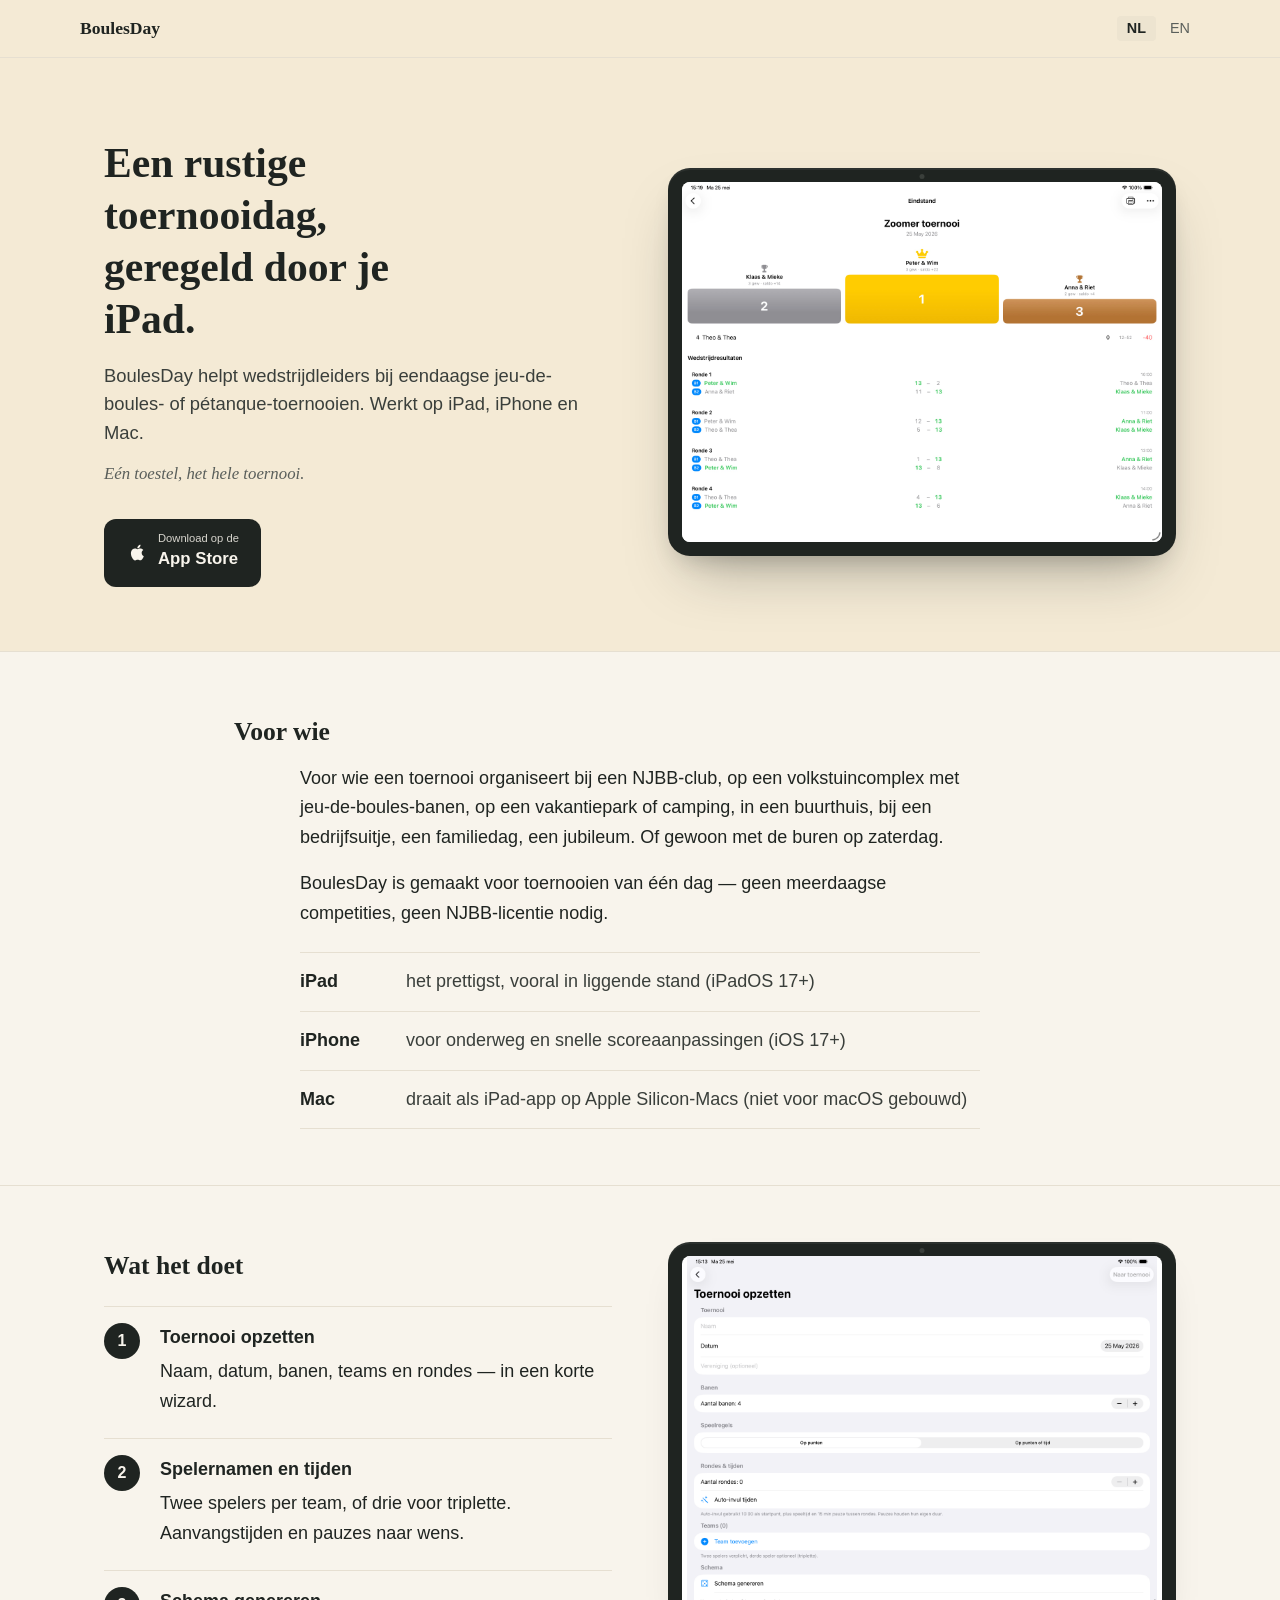
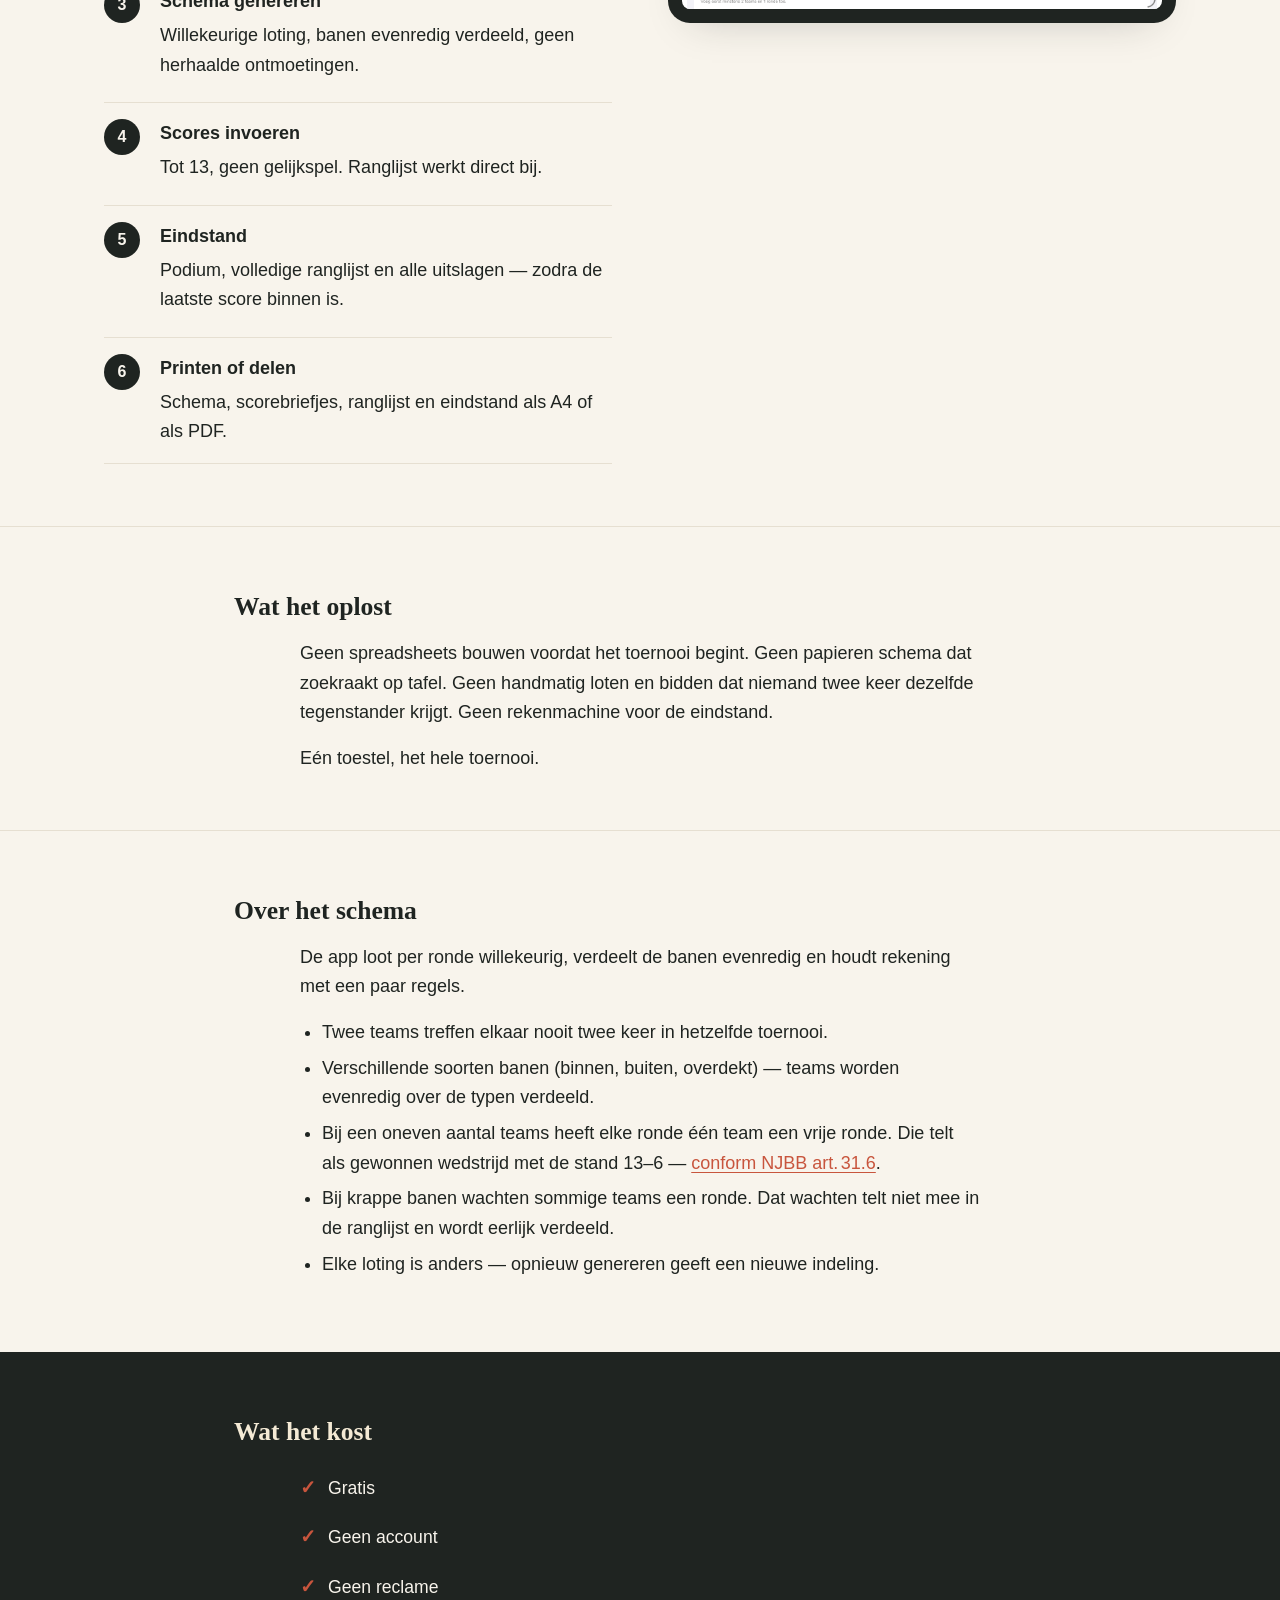
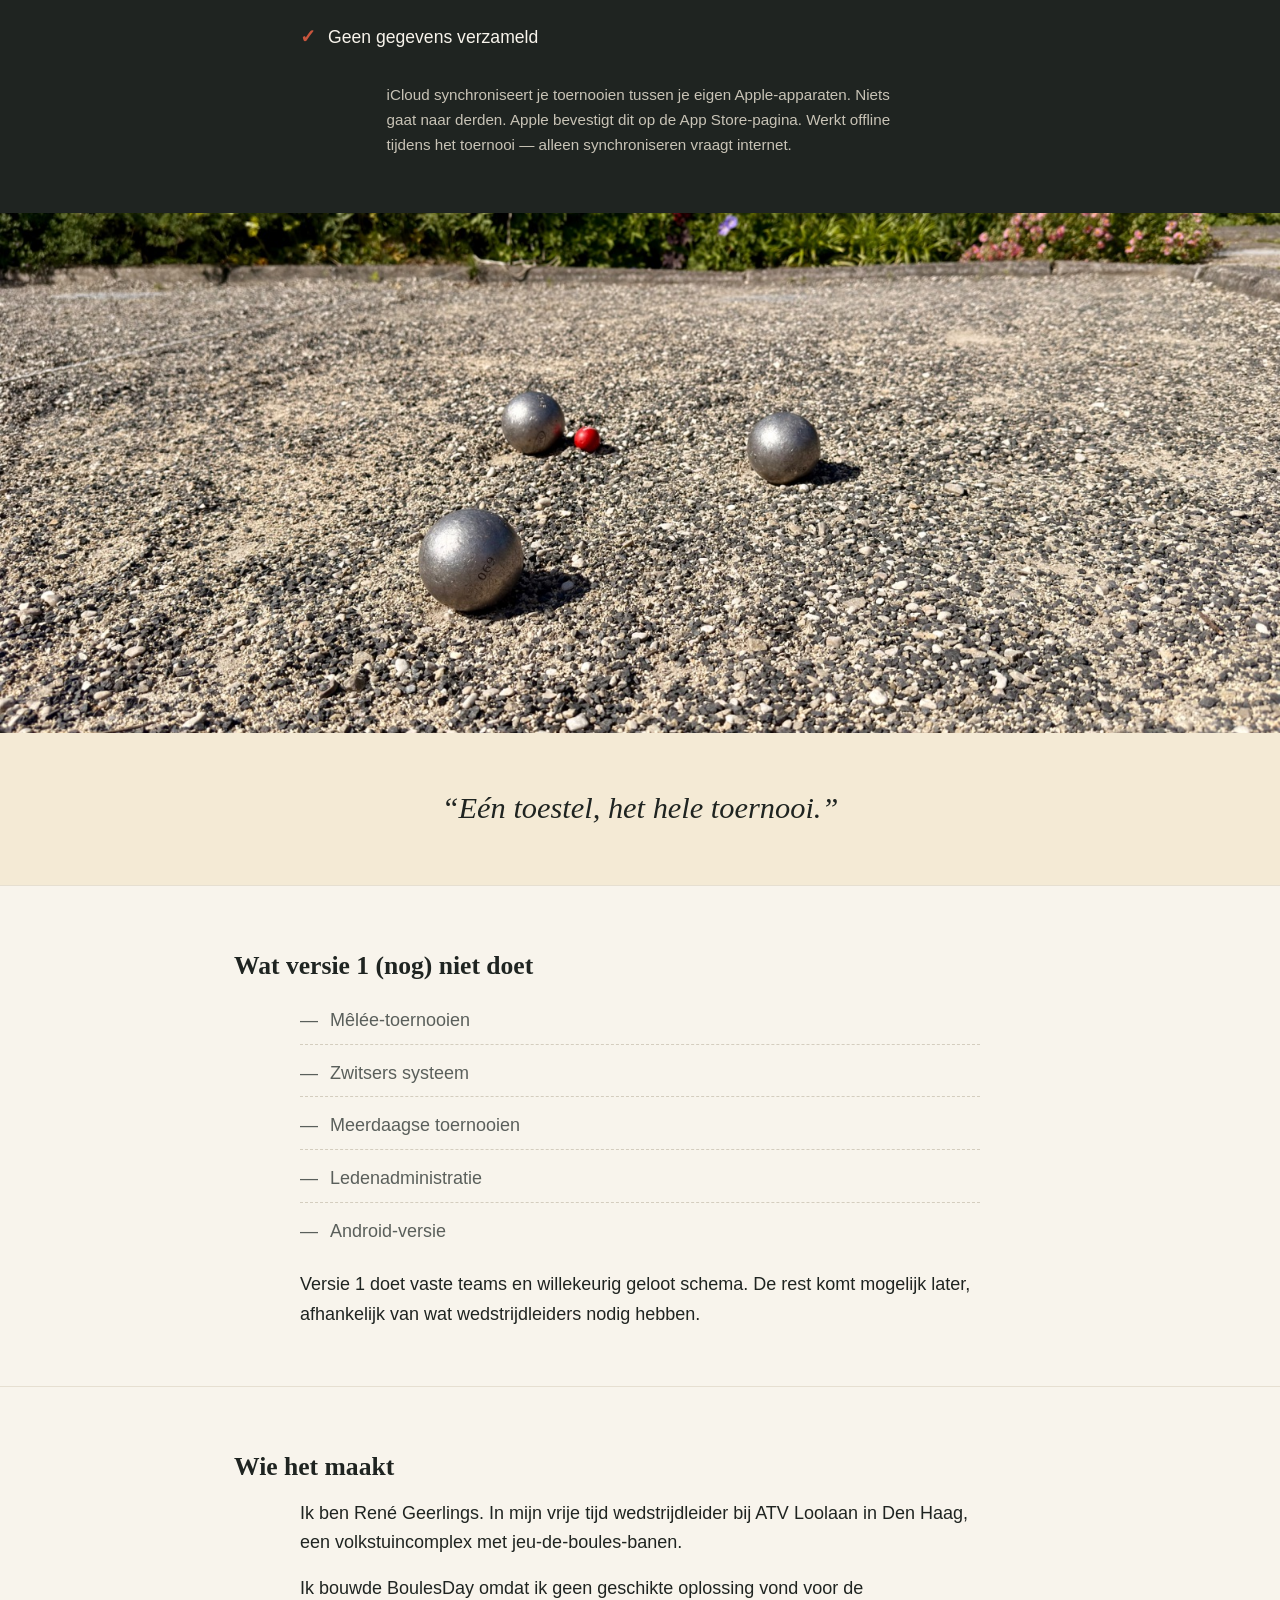
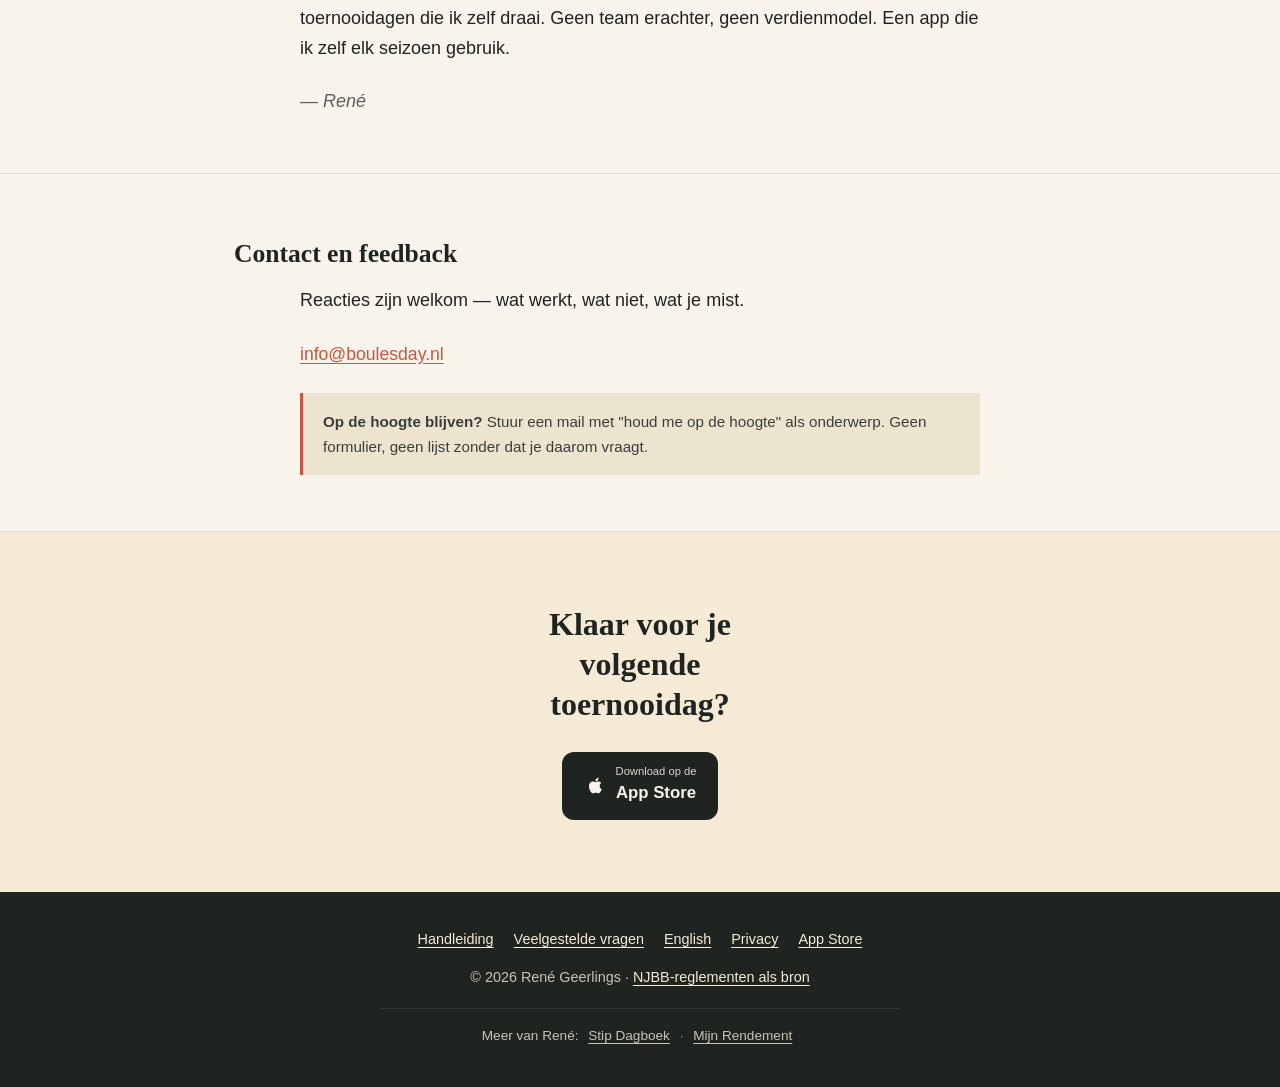
<file: index.html>
<!DOCTYPE html>
<html lang="nl">
<head>
  <meta charset="UTF-8">
  <meta name="viewport" content="width=device-width, initial-scale=1.0">
  <meta name="description" content="BoulesDay — een gratis iOS-app voor wedstrijdleiders van eendaagse jeu-de-boules-toernooien. Geen account, geen reclame, geen data verzameld.">
  <meta property="og:title" content="BoulesDay — toernooi-leiding voor jeu de boules">
  <meta property="og:description" content="Een rustige toernooidag, geregeld door je iPad. Gratis iOS-app voor wedstrijdleiders.">
  <meta property="og:type" content="website">
  <meta property="og:url" content="https://boulesday.nl">
  <link rel="alternate" hreflang="nl" href="index.html">
  <link rel="alternate" hreflang="en" href="en/index.html">
  <link rel="icon" type="image/svg+xml" href="data:image/svg+xml,%3Csvg xmlns='http://www.w3.org/2000/svg' viewBox='0 0 100 100'%3E%3Ccircle cx='50' cy='50' r='40' fill='%23c8553d'/%3E%3Ccircle cx='50' cy='50' r='8' fill='%23f4ead5'/%3E%3C/svg%3E">
  <title>BoulesDay — toernooi-leiding voor jeu de boules</title>
  <style>
    /* Reset + basics */
    *, *::before, *::after { box-sizing: border-box; }
    html { -webkit-text-size-adjust: 100%; scroll-behavior: smooth; }
    body {
      margin: 0;
      font-family: -apple-system, BlinkMacSystemFont, "SF Pro Text", "Segoe UI", Roboto, "Helvetica Neue", Arial, sans-serif;
      font-size: 18px;
      line-height: 1.65;
      color: #1f2421;
      background: #f8f4ec;
      -webkit-font-smoothing: antialiased;
      -moz-osx-font-smoothing: grayscale;
    }
    img { max-width: 100%; height: auto; display: block; }
    a { color: #c8553d; text-decoration: underline; text-underline-offset: 3px; }
    a:hover { color: #a04129; }

    /* Topnav met taalwisselaar */
    .topnav {
      background: #f4ead5;
      border-bottom: 1px solid #e6dfd1;
      padding: 14px 24px;
    }
    .topnav__inner {
      max-width: 1120px;
      margin: 0 auto;
      display: flex;
      align-items: center;
      justify-content: space-between;
      gap: 16px;
      flex-wrap: wrap;
    }
    .topnav__brand {
      font-family: "Georgia", "Times New Roman", serif;
      font-weight: 600;
      font-size: 1.1rem;
      color: #1f2421;
      text-decoration: none;
    }
    .topnav__brand:hover { color: #c8553d; }
    .lang { display: flex; gap: 4px; font-size: 0.9rem; }
    .lang a {
      color: #5a5f5b;
      text-decoration: none;
      padding: 4px 10px;
      border-radius: 4px;
      line-height: 1.2;
    }
    .lang a:hover { color: #1f2421; }
    .lang a.is-active {
      color: #1f2421;
      font-weight: 600;
      background: #ede4d0;
    }
    .hero { border-top: 0; }

    /* Layout */
    .wrap { max-width: 860px; margin: 0 auto; padding: 0 24px; }
    .wrap-wide { max-width: 1120px; margin: 0 auto; padding: 0 24px; }
    section { padding: 56px 0; }
    section + section { border-top: 1px solid #e6dfd1; }

    /* Body-tekst smaller dan koppen, gecentreerd binnen de sectie */
    section p,
    section ul:not(.claims):not(.ordered-steps),
    section ol {
      max-width: 680px;
      margin-left: auto;
      margin-right: auto;
    }
    section p { line-height: 1.65; }

    h1, h2, h3 {
      font-family: "Georgia", "Times New Roman", serif;
      font-weight: 600;
      line-height: 1.25;
      margin: 0 auto 16px;
      color: #1f2421;
      max-width: 860px;
    }
    h1 { font-size: 2.4rem; }
    h2 { font-size: 1.6rem; margin-top: 8px; }
    h3 { font-size: 1.2rem; }
    p { margin: 0 0 16px; }
    p:last-child { margin-bottom: 0; }
    ul { padding-left: 22px; margin: 0 0 16px; }
    li { margin-bottom: 6px; }

    /* Hero — two column op desktop */
    .hero {
      padding: 80px 0 64px;
      background: #f4ead5;
      border-bottom: 1px solid #e6dfd1;
    }
    .hero-grid {
      display: grid;
      grid-template-columns: 1fr 1fr;
      gap: 56px;
      align-items: center;
      max-width: 1120px;
      margin: 0 auto;
      padding: 0 24px;
    }
    .hero-copy h1 {
      font-size: 2.6rem;
      margin: 0 0 16px;
      max-width: 14ch;
    }
    .hero-copy p.lead {
      font-size: 1.15rem;
      max-width: 50ch;
      margin: 0 0 12px;
      color: #3a3f3b;
      line-height: 1.55;
    }
    .hero-copy p.tagline {
      font-family: "Georgia", "Times New Roman", serif;
      font-style: italic;
      font-size: 1.05rem;
      color: #5a5f5b;
      margin: 0 0 32px;
      max-width: 50ch;
    }
    .hero-visual {
      display: flex;
      justify-content: center;
      align-items: center;
    }
    .ipad-mockup {
      position: relative;
      width: 100%;
      max-width: 520px;
      background: #1f2421;
      border-radius: 22px;
      padding: 14px;
      box-shadow:
        0 2px 0 rgba(255,255,255,0.06) inset,
        0 30px 60px -20px rgba(31,36,33,0.35),
        0 12px 24px -12px rgba(31,36,33,0.25);
    }
    .ipad-mockup::before {
      /* camera */
      content: "";
      position: absolute;
      top: 6px;
      left: 50%;
      transform: translateX(-50%);
      width: 5px;
      height: 5px;
      border-radius: 50%;
      background: #3a3f3b;
    }
    .ipad-mockup .screen {
      width: 100%;
      aspect-ratio: 4 / 3;
      border-radius: 8px;
      overflow: hidden;
      background: #ffffff;
    }
    .ipad-mockup .screen img {
      width: 100%;
      height: 100%;
      object-fit: contain;
      display: block;
    }

    /* Striped placeholder fallback (in beeld als bestand ontbreekt) */
    .placeholder {
      position: relative;
      width: 100%;
      height: 100%;
      background:
        repeating-linear-gradient(135deg,
          #ede4d0 0 14px,
          #e3d8bf 14px 28px);
      display: flex;
      align-items: center;
      justify-content: center;
    }
    .placeholder span {
      font-family: ui-monospace, SFMono-Regular, "SF Mono", Menlo, Consolas, monospace;
      font-size: 0.78rem;
      color: #5a5f5b;
      background: rgba(248,244,236,0.85);
      padding: 6px 10px;
      border-radius: 4px;
      text-align: center;
      max-width: 80%;
    }

    /* App Store knop */
    .appstore-btn {
      display: inline-flex;
      align-items: center;
      gap: 10px;
      background: #1f2421;
      color: #f8f4ec;
      text-decoration: none;
      padding: 14px 22px;
      border-radius: 12px;
      font-size: 1rem;
      font-weight: 500;
      transition: background 0.2s ease;
    }
    .appstore-btn:hover { background: #c8553d; color: #f8f4ec; }
    .appstore-btn .apple-icon { width: 22px; height: 22px; flex-shrink: 0; }
    .appstore-btn small {
      display: block;
      font-size: 0.7rem;
      font-weight: 400;
      opacity: 0.85;
      line-height: 1;
      margin-bottom: 2px;
    }
    .appstore-btn strong {
      font-size: 1.05rem;
      font-weight: 600;
      line-height: 1;
    }

    /* "Wat het doet" — twee koloms, lijst links, sticky beeld rechts */
    .does {
      padding: 56px 0;
    }
    .does-grid {
      display: grid;
      grid-template-columns: minmax(0, 1fr) minmax(0, 1fr);
      gap: 56px;
      align-items: start;
      max-width: 1120px;
      margin: 0 auto;
      padding: 0 24px;
    }
    .does-grid h2 { max-width: none; margin-left: 0; margin-right: 0; }
    .does-grid .ordered-steps { max-width: none; margin-left: 0; margin-right: 0; }
    .does-aside {
      position: sticky;
      top: 32px;
    }
    .does-aside .frame {
      position: relative;
      aspect-ratio: 4 / 3;
      border-radius: 22px;
      background: #1f2421;
      padding: 14px;
      box-shadow:
        0 2px 0 rgba(255,255,255,0.06) inset,
        0 18px 40px -24px rgba(31,36,33,0.25);
    }
    .does-aside .frame::before {
      content: "";
      position: absolute;
      top: 6px;
      left: 50%;
      transform: translateX(-50%);
      width: 5px;
      height: 5px;
      border-radius: 50%;
      background: #3a3f3b;
    }
    .does-aside .frame .screen {
      width: 100%;
      height: 100%;
      border-radius: 8px;
      overflow: hidden;
      background: #ffffff;
    }
    .does-aside .frame img { width: 100%; height: 100%; object-fit: contain; display: block; }
    .does-aside .caption {
      margin-top: 12px;
      font-size: 0.85rem;
      color: #5a5f5b;
      font-family: ui-monospace, SFMono-Regular, "SF Mono", Menlo, Consolas, monospace;
      text-align: center;
    }

    /* Ordered steps */
    .ordered-steps {
      counter-reset: step;
      list-style: none;
      padding: 0;
      margin: 24px 0 0;
    }
    .ordered-steps li {
      counter-increment: step;
      position: relative;
      padding: 16px 0 16px 56px;
      border-top: 1px solid #e6dfd1;
    }
    .ordered-steps li:last-child { border-bottom: 1px solid #e6dfd1; }
    .ordered-steps li::before {
      content: counter(step);
      position: absolute;
      left: 0;
      top: 16px;
      width: 36px;
      height: 36px;
      border-radius: 50%;
      background: #1f2421;
      color: #f8f4ec;
      display: flex;
      align-items: center;
      justify-content: center;
      font-weight: 600;
      font-family: -apple-system, sans-serif;
      font-size: 1rem;
    }
    .ordered-steps li strong { display: block; margin-bottom: 4px; font-weight: 600; }

    /* Platform-lijstje (Voor wie) */
    .platforms {
      list-style: none;
      padding: 0;
      margin: 24px auto 0;
      max-width: 680px;
    }
    .platforms li {
      display: grid;
      grid-template-columns: 90px 1fr;
      gap: 16px;
      align-items: baseline;
      padding: 14px 0;
      border-top: 1px solid #e6dfd1;
      margin: 0;
    }
    .platforms li:last-child { border-bottom: 1px solid #e6dfd1; }
    .platforms__label {
      font-weight: 600;
      color: #1f2421;
    }
    .platforms__desc {
      color: #3a3f3b;
    }
    @media (max-width: 520px) {
      .platforms li {
        grid-template-columns: 1fr;
        gap: 2px;
      }
    }

    /* Cost block */
    .cost-block {
      background: #1f2421;
      color: #f8f4ec;
      padding: 56px 0;
      margin: 0;
      border: 0;
    }
    .cost-block h2 { color: #f4ead5; }
    .cost-block .claims {
      list-style: none;
      padding: 0;
      margin: 24px auto 0;
      max-width: 680px;
      display: grid;
      grid-template-columns: 1fr;
      gap: 12px;
    }
    .cost-block .claims li {
      display: flex;
      align-items: baseline;
      gap: 12px;
      font-size: 1.1rem;
    }
    .cost-block .claims li::before {
      content: "✓";
      color: #c8553d;
      font-weight: 700;
      font-size: 1.2rem;
      flex-shrink: 0;
    }
    .cost-block p.fine {
      margin: 24px auto 0;
      font-size: 0.95rem;
      color: #c8c3b6;
      max-width: 60ch;
    }

    /* Sfeerblok */
    .mood {
      padding: 0;
      background: #f4ead5;
      border-top: 0;
    }
    .mood + section { border-top: 1px solid #e6dfd1; }
    .mood-image {
      width: 100%;
      aspect-ratio: 21 / 9;
      max-height: 520px;
      overflow: hidden;
      background: #ede4d0;
    }
    .mood-image img { width: 100%; height: 100%; object-fit: cover; display: block; }
    .mood-quote {
      text-align: center;
      padding: 56px 24px;
      max-width: 860px;
      margin: 0 auto;
    }
    .mood-quote blockquote {
      font-family: "Georgia", "Times New Roman", serif;
      font-size: 1.9rem;
      font-style: italic;
      line-height: 1.3;
      color: #1f2421;
      margin: 0;
      text-wrap: balance;
    }

    /* Not-yet block */
    .not-yet ul {
      list-style: none;
      padding: 0;
      margin: 16px auto;
      max-width: 680px;
    }
    .not-yet li {
      padding: 8px 0;
      border-bottom: 1px dashed #d4cdbe;
      color: #5a5f5b;
    }
    .not-yet li::before { content: "—"; margin-right: 12px; }
    .not-yet li:last-child { border-bottom: 0; }

    /* Maker block */
    .maker p { max-width: 680px; }
    .maker .signature {
      margin-top: 24px;
      font-style: italic;
      color: #5a5f5b;
    }

    /* Contact */
    .contact a.email {
      display: inline-block;
      margin-top: 8px;
      font-size: 1.1rem;
    }
    .contact .note {
      margin: 24px auto 0;
      padding: 16px 20px;
      background: #ede4d0;
      border-left: 3px solid #c8553d;
      font-size: 0.95rem;
      color: #3a3f3b;
      max-width: 680px;
    }

    /* Herhaalde CTA */
    .cta-repeat {
      background: #f4ead5;
      text-align: center;
      padding: 72px 24px;
      border-top: 1px solid #e6dfd1;
    }
    .cta-repeat h2 {
      font-size: 2rem;
      margin: 0 0 28px;
      max-width: 18ch;
      margin-left: auto;
      margin-right: auto;
    }

    /* Footer */
    footer {
      background: #1f2421;
      color: #c8c3b6;
      text-align: center;
      padding: 36px 24px 40px;
      font-size: 0.9rem;
    }
    footer a { color: #f4ead5; }
    footer .links { margin-bottom: 12px; }
    footer .links a { margin: 0 8px; }
    footer .more {
      margin: 18px auto 0;
      padding-top: 16px;
      border-top: 1px solid #2f3530;
      max-width: 520px;
      font-size: 0.85rem;
      color: #8f8a7f;
    }
    footer .more a { color: #c8c3b6; margin: 0 6px; }
    footer .more strong { color: #c8c3b6; font-weight: 500; }
    footer .copyright { margin-top: 14px; }

    /* Mobile responsive tweaks */
    @media (max-width: 820px) {
      .hero-grid {
        grid-template-columns: 1fr;
        gap: 40px;
      }
      .hero-copy h1 { max-width: none; }
      .ipad-mockup { max-width: 440px; margin: 0 auto; }

      .does-grid {
        grid-template-columns: 1fr;
        gap: 32px;
      }
      .does-aside { position: static; }
    }

    @media (max-width: 600px) {
      body { font-size: 17px; }
      .hero h1, .hero-copy h1 { font-size: 2rem; }
      .hero { padding: 56px 0 48px; }
      section { padding: 40px 0; }
      h1 { font-size: 2rem; }
      h2 { font-size: 1.4rem; }
      .ordered-steps li { padding-left: 48px; }
      .ordered-steps li::before { width: 32px; height: 32px; font-size: 0.95rem; }
      .mood-quote { padding: 40px 24px; }
      .mood-quote blockquote { font-size: 1.5rem; }
      .cta-repeat { padding: 56px 24px; }
      .cta-repeat h2 { font-size: 1.6rem; }
    }
  </style>
</head>
<body>

  <nav class="topnav" aria-label="Hoofdnavigatie">
    <div class="topnav__inner">
      <a class="topnav__brand" href="index.html">BoulesDay</a>
      <div class="lang" role="group" aria-label="Taal kiezen">
        <a href="index.html" class="is-active" aria-current="page" lang="nl">NL</a>
        <a href="en/index.html" lang="en">EN</a>
      </div>
    </div>
  </nav>

  <!-- Hero -->
  <header class="hero">
    <div class="hero-grid">
      <div class="hero-copy">
        <h1>Een rustige toernooidag, geregeld door je iPad.</h1>
        <p class="lead">BoulesDay helpt wedstrijdleiders bij eendaagse jeu-de-boules- of pétanque-toernooien. Werkt op iPad, iPhone en Mac.</p>
        <p class="tagline">Eén toestel, het hele toernooi.</p>
        <a class="appstore-btn" href="https://apps.apple.com/nl/app/boulesday/id6767690610" aria-label="Download BoulesDay in de App Store">
          <svg class="apple-icon" viewBox="0 0 24 24" fill="currentColor" aria-hidden="true">
            <path d="M17.05 12.04c-.02-2.16 1.77-3.2 1.85-3.25-1.01-1.47-2.58-1.67-3.13-1.69-1.33-.13-2.6.78-3.27.78-.68 0-1.72-.77-2.83-.74-1.45.02-2.8.84-3.55 2.14-1.51 2.62-.39 6.49 1.09 8.61.72 1.04 1.58 2.21 2.71 2.17 1.09-.04 1.5-.7 2.82-.7 1.31 0 1.69.7 2.84.68 1.17-.02 1.91-1.06 2.62-2.11.83-1.21 1.17-2.39 1.19-2.45-.03-.01-2.29-.88-2.31-3.49zM14.93 5.71c.6-.73 1.01-1.74.9-2.74-.87.04-1.92.58-2.54 1.3-.55.65-1.04 1.68-.91 2.67.97.07 1.96-.49 2.55-1.23z"/>
          </svg>
          <span>
            <small>Download op de</small>
            <strong>App Store</strong>
          </span>
        </a>
      </div>
      <div class="hero-visual">
        <div class="ipad-mockup" role="img" aria-label="BoulesDay Schema-scherm op iPad">
          <div class="screen">
            <img src="hero-schema.png?v=2" alt="BoulesDay Schema-scherm op iPad"
                 onerror="this.style.display='none'; this.parentNode.innerHTML='&lt;div class=\&quot;placeholder\&quot;&gt;&lt;span&gt;hero-schema.png&lt;br&gt;Schema-scherm op iPad&lt;/span&gt;&lt;/div&gt;';">
          </div>
        </div>
      </div>
    </div>
  </header>

  <!-- Voor wie -->
  <section>
    <div class="wrap">
      <h2>Voor wie</h2>
      <p>Voor wie een toernooi organiseert bij een NJBB-club, op een volkstuincomplex met jeu-de-boules-banen, op een vakantiepark of camping, in een buurthuis, bij een bedrijfsuitje, een familiedag, een jubileum. Of gewoon met de buren op zaterdag.</p>
      <p>BoulesDay is gemaakt voor toernooien van één dag — geen meerdaagse competities, geen NJBB-licentie nodig.</p>
      <ul class="platforms">
        <li>
          <span class="platforms__label">iPad</span>
          <span class="platforms__desc">het prettigst, vooral in liggende stand (iPadOS 17+)</span>
        </li>
        <li>
          <span class="platforms__label">iPhone</span>
          <span class="platforms__desc">voor onderweg en snelle scoreaanpassingen (iOS 17+)</span>
        </li>
        <li>
          <span class="platforms__label">Mac</span>
          <span class="platforms__desc">draait als iPad-app op Apple Silicon-Macs (niet voor macOS gebouwd)</span>
        </li>
      </ul>
    </div>
  </section>

  <!-- Wat het doet — twee koloms met sticky screenshot -->
  <section class="does">
    <div class="does-grid">
      <div class="does-main">
        <h2>Wat het doet</h2>
        <ol class="ordered-steps">
          <li>
            <strong>Toernooi opzetten</strong>
            Naam, datum, banen, teams en rondes — in een korte wizard.
          </li>
          <li>
            <strong>Spelernamen en tijden</strong>
            Twee spelers per team, of drie voor triplette. Aanvangstijden en pauzes naar wens.
          </li>
          <li>
            <strong>Schema genereren</strong>
            Willekeurige loting, banen evenredig verdeeld, geen herhaalde ontmoetingen.
          </li>
          <li>
            <strong>Scores invoeren</strong>
            Tot 13, geen gelijkspel. Ranglijst werkt direct bij.
          </li>
          <li>
            <strong>Eindstand</strong>
            Podium, volledige ranglijst en alle uitslagen — zodra de laatste score binnen is.
          </li>
          <li>
            <strong>Printen of delen</strong>
            Schema, scorebriefjes, ranglijst en eindstand als A4 of als PDF.
          </li>
        </ol>
      </div>
      <aside class="does-aside" aria-hidden="false">
        <div class="frame">
          <div class="screen">
            <img src="screenshot-opzetten.png?v=2" alt="Toernooi opzetten"
                 onerror="this.style.display='none'; this.parentNode.innerHTML='&lt;div class=\&quot;placeholder\&quot;&gt;&lt;span&gt;screenshot-opzetten.png&lt;br&gt;Toernooi opzetten&lt;/span&gt;&lt;/div&gt;';">
          </div>
        </div>
      </aside>
    </div>
  </section>

  <!-- Wat het oplost -->
  <section>
    <div class="wrap">
      <h2>Wat het oplost</h2>
      <p>Geen spreadsheets bouwen voordat het toernooi begint. Geen papieren schema dat zoekraakt op tafel. Geen handmatig loten en bidden dat niemand twee keer dezelfde tegenstander krijgt. Geen rekenmachine voor de eindstand.</p>
      <p>Eén toestel, het hele toernooi.</p>
    </div>
  </section>

  <!-- Over het schema -->
  <section>
    <div class="wrap">
      <h2>Over het schema</h2>
      <p>De app loot per ronde willekeurig, verdeelt de banen evenredig en houdt rekening met een paar regels.</p>
      <ul>
        <li>Twee teams treffen elkaar nooit twee keer in hetzelfde toernooi.</li>
        <li>Verschillende soorten banen (binnen, buiten, overdekt) — teams worden evenredig over de typen verdeeld.</li>
        <li>Bij een oneven aantal teams heeft elke ronde één team een vrije ronde. Die telt als gewonnen wedstrijd met de stand 13–6 — <a href="https://nlpetanque.nl/Reglementen/ToernooiReglementPetanque.pdf">conform NJBB art. 31.6</a>.</li>
        <li>Bij krappe banen wachten sommige teams een ronde. Dat wachten telt niet mee in de ranglijst en wordt eerlijk verdeeld.</li>
        <li>Elke loting is anders — opnieuw genereren geeft een nieuwe indeling.</li>
      </ul>
    </div>
  </section>

  <!-- Wat het kost -->
  <section class="cost-block">
    <div class="wrap">
      <h2>Wat het kost</h2>
      <ul class="claims">
        <li>Gratis</li>
        <li>Geen account</li>
        <li>Geen reclame</li>
        <li>Geen gegevens verzameld</li>
      </ul>
      <p class="fine">iCloud synchroniseert je toernooien tussen je eigen Apple-apparaten. Niets gaat naar derden. Apple bevestigt dit op de App Store-pagina. Werkt offline tijdens het toernooi — alleen synchroniseren vraagt internet.</p>
    </div>
  </section>

  <!-- Sfeerblok -->
  <section class="mood">
    <div class="mood-image">
      <img src="sfeer-baan.jpg?v=2" alt="Drie boules en het but op een jeu-de-boulesbaan, omzoomd door planten">
    </div>
    <div class="mood-quote">
      <blockquote>“Eén toestel, het hele toernooi.”</blockquote>
    </div>
  </section>

  <!-- Wat (nog) niet erin zit -->
  <section class="not-yet">
    <div class="wrap">
      <h2>Wat versie 1 (nog) niet doet</h2>
      <ul>
        <li>Mêlée-toernooien</li>
        <li>Zwitsers systeem</li>
        <li>Meerdaagse toernooien</li>
        <li>Ledenadministratie</li>
        <li>Android-versie</li>
      </ul>
      <p>Versie 1 doet vaste teams en willekeurig geloot schema. De rest komt mogelijk later, afhankelijk van wat wedstrijdleiders nodig hebben.</p>
    </div>
  </section>

  <!-- Wie het maakt -->
  <section class="maker">
    <div class="wrap">
      <h2>Wie het maakt</h2>
      <p>Ik ben René Geerlings. In mijn vrije tijd wedstrijdleider bij ATV Loolaan in Den Haag, een volkstuincomplex met jeu-de-boules-banen.</p>
      <p>Ik bouwde BoulesDay omdat ik geen geschikte oplossing vond voor de toernooidagen die ik zelf draai. Geen team erachter, geen verdienmodel. Een app die ik zelf elk seizoen gebruik.</p>
      <p class="signature">— René</p>
    </div>
  </section>

  <!-- Contact -->
  <section class="contact">
    <div class="wrap">
      <h2>Contact en feedback</h2>
      <p>Reacties zijn welkom — wat werkt, wat niet, wat je mist.</p>
      <p><a class="email" href="mailto:info@boulesday.nl">info@boulesday.nl</a></p>
      <div class="note">
        <strong>Op de hoogte blijven?</strong> Stuur een mail met "houd me op de hoogte" als onderwerp. Geen formulier, geen lijst zonder dat je daarom vraagt.
      </div>
    </div>
  </section>

  <!-- Herhaalde CTA -->
  <section class="cta-repeat">
    <h2>Klaar voor je volgende toernooidag?</h2>
    <a class="appstore-btn" href="https://apps.apple.com/nl/app/boulesday/id6767690610" aria-label="Download BoulesDay in de App Store">
      <svg class="apple-icon" viewBox="0 0 24 24" fill="currentColor" aria-hidden="true">
        <path d="M17.05 12.04c-.02-2.16 1.77-3.2 1.85-3.25-1.01-1.47-2.58-1.67-3.13-1.69-1.33-.13-2.6.78-3.27.78-.68 0-1.72-.77-2.83-.74-1.45.02-2.8.84-3.55 2.14-1.51 2.62-.39 6.49 1.09 8.61.72 1.04 1.58 2.21 2.71 2.17 1.09-.04 1.5-.7 2.82-.7 1.31 0 1.69.7 2.84.68 1.17-.02 1.91-1.06 2.62-2.11.83-1.21 1.17-2.39 1.19-2.45-.03-.01-2.29-.88-2.31-3.49zM14.93 5.71c.6-.73 1.01-1.74.9-2.74-.87.04-1.92.58-2.54 1.3-.55.65-1.04 1.68-.91 2.67.97.07 1.96-.49 2.55-1.23z"/>
      </svg>
      <span>
        <small>Download op de</small>
        <strong>App Store</strong>
      </span>
    </a>
  </section>

  <!-- Footer -->
  <footer>
    <div class="links">
      <a href="handleiding.html">Handleiding</a>
      <a href="faq.html">Veelgestelde vragen</a>
      <a href="en/index.html" lang="en">English</a>
      <a href="/privacy.html">Privacy</a>
      <a href="https://apps.apple.com/nl/app/boulesday/id6767690610">App Store</a>
    </div>
    <div class="copyright">© 2026 René Geerlings · <a href="https://nlpetanque.nl">NJBB-reglementen als bron</a></div>
    <div class="more">
      <strong>Meer van René:</strong>
      <a href="https://stipdagboek.nl">Stip Dagboek</a> ·
      <a href="https://apps.apple.com/nl/app/mijn-rendement/id6765697012">Mijn Rendement</a>
    </div>
  </footer>

</body>
</html>
</file>
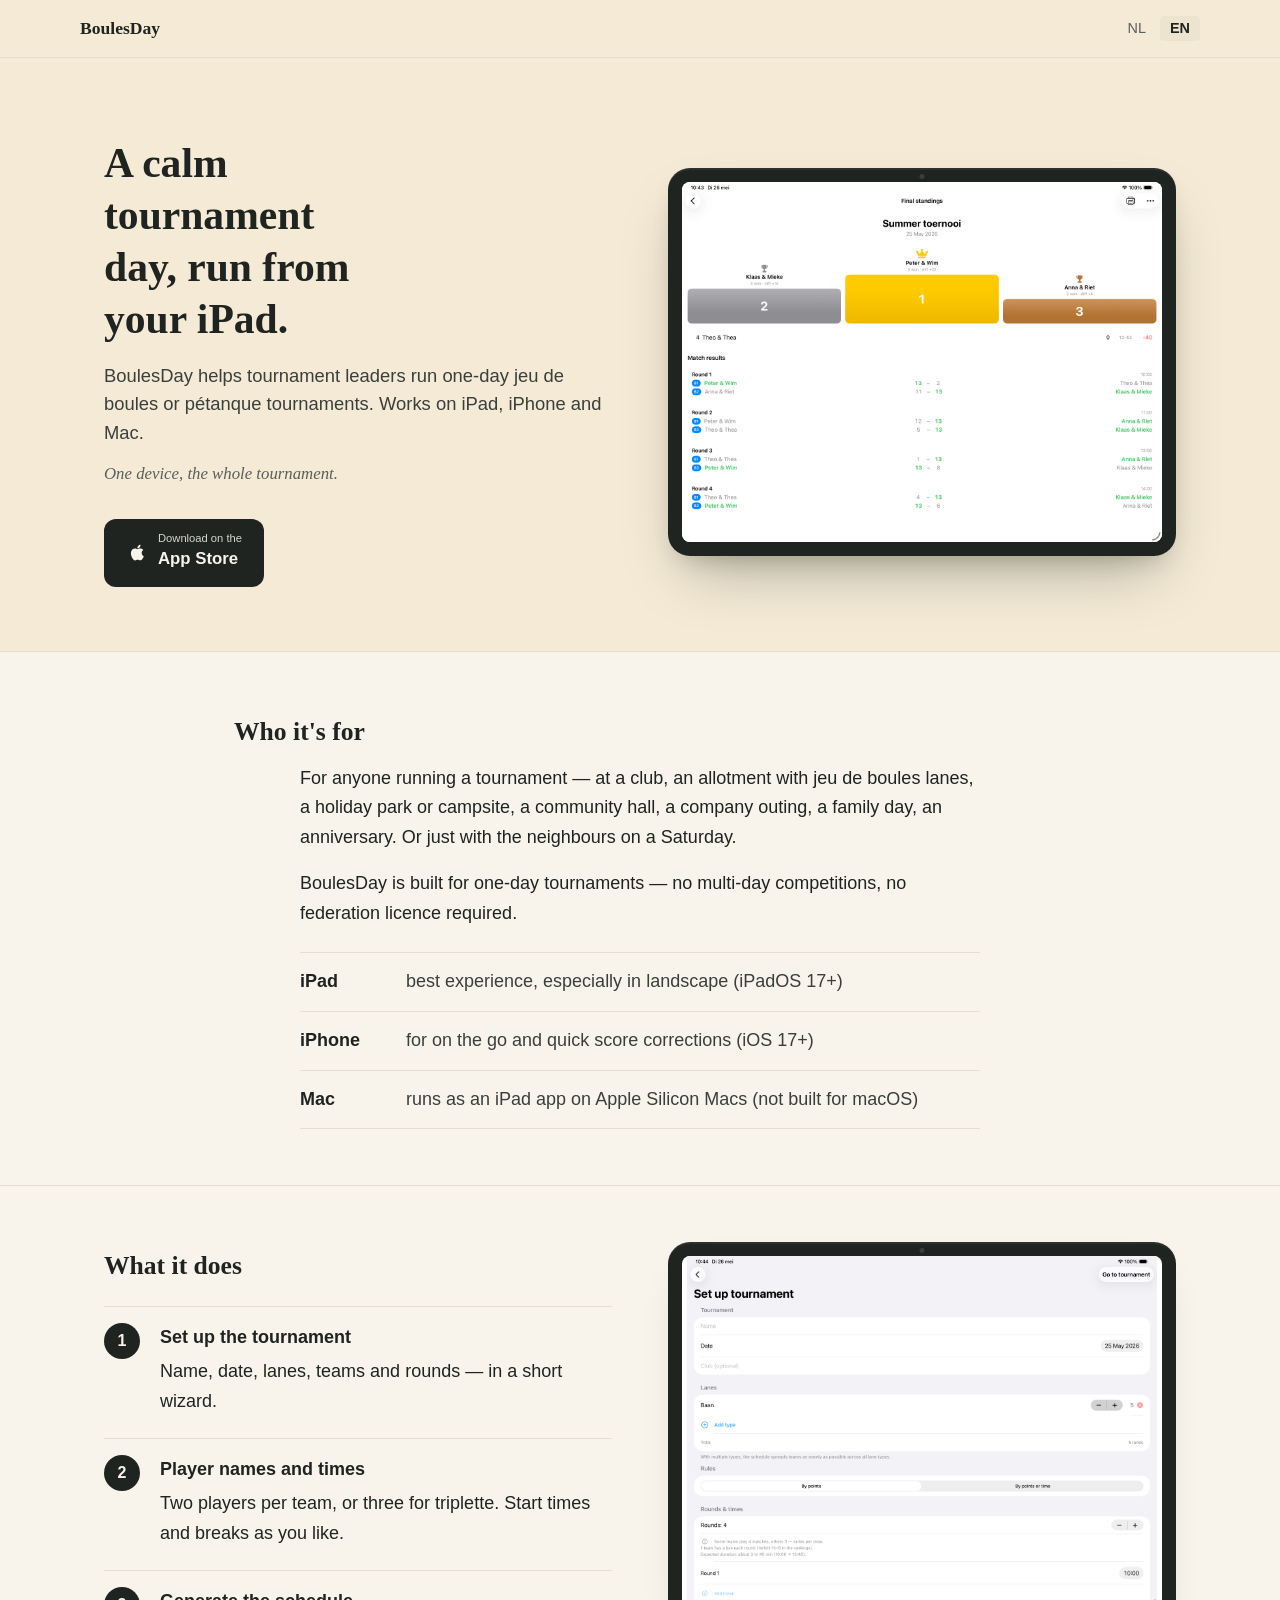
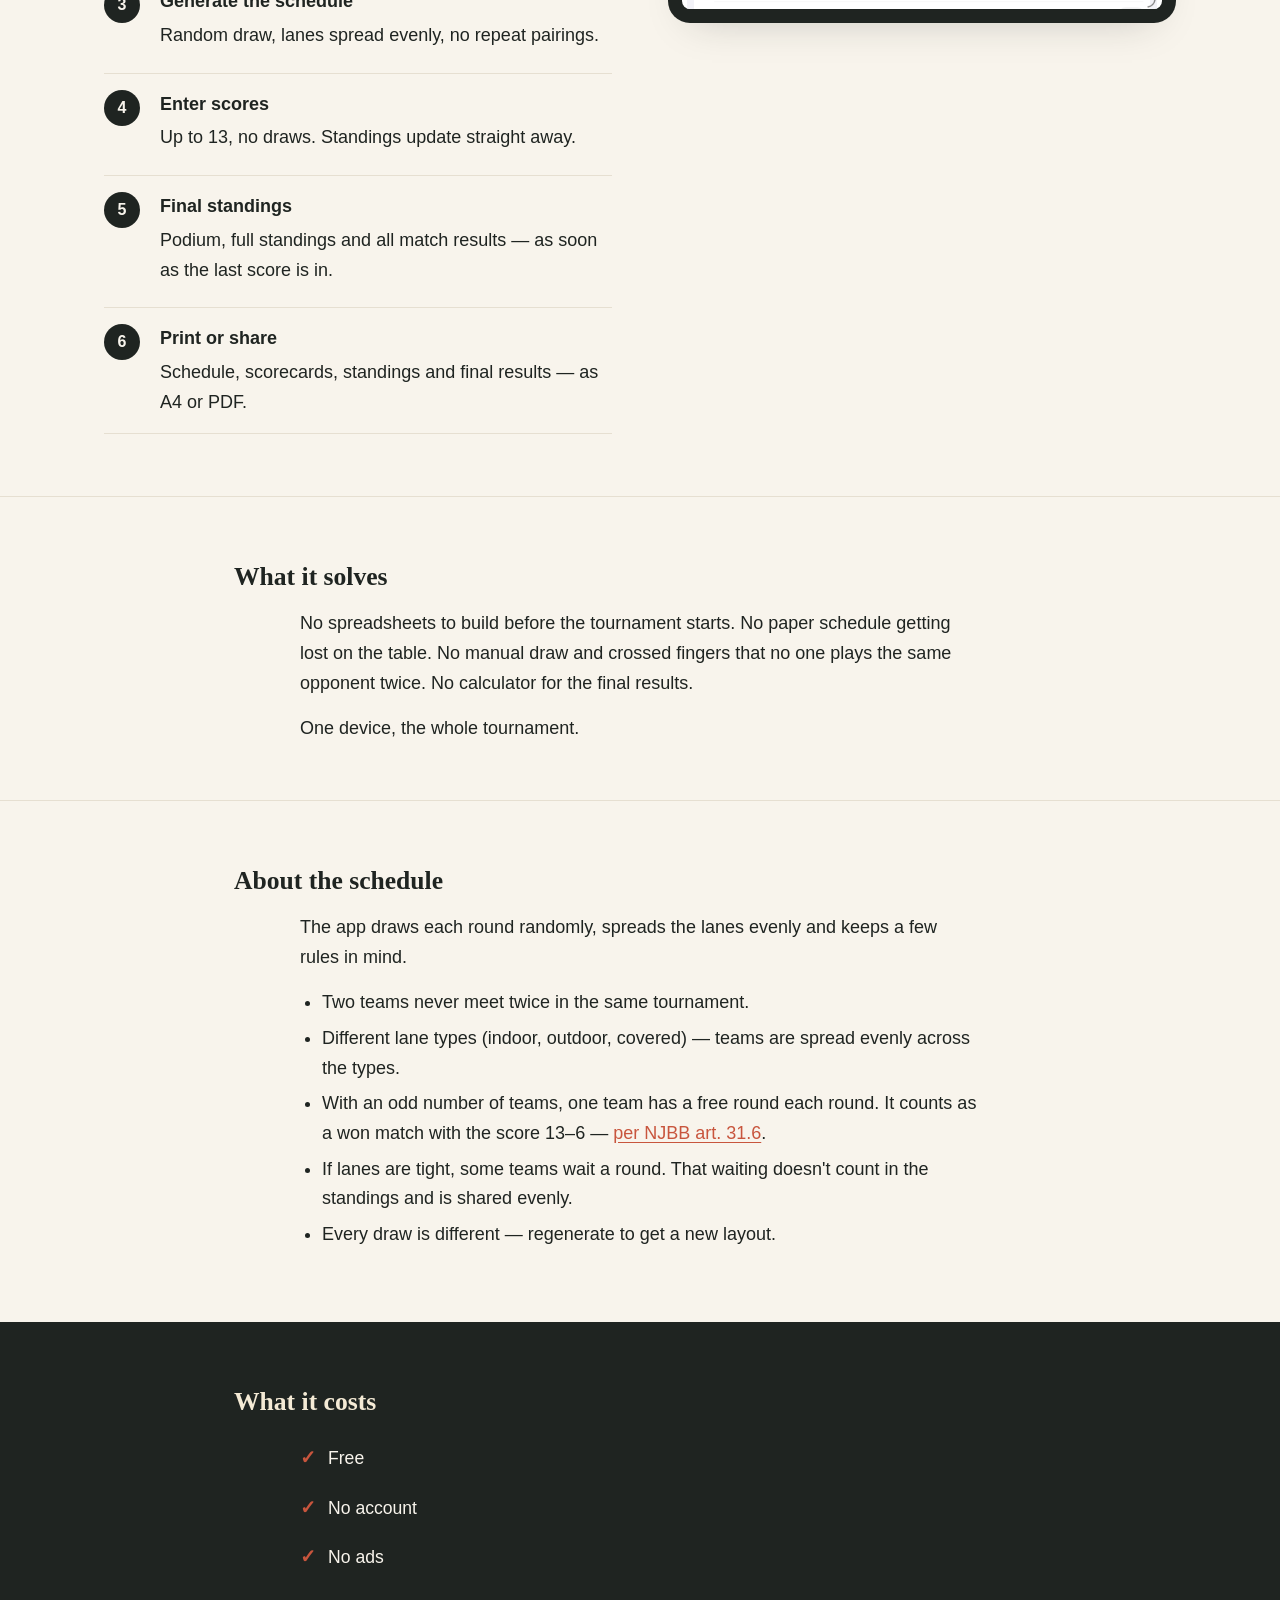
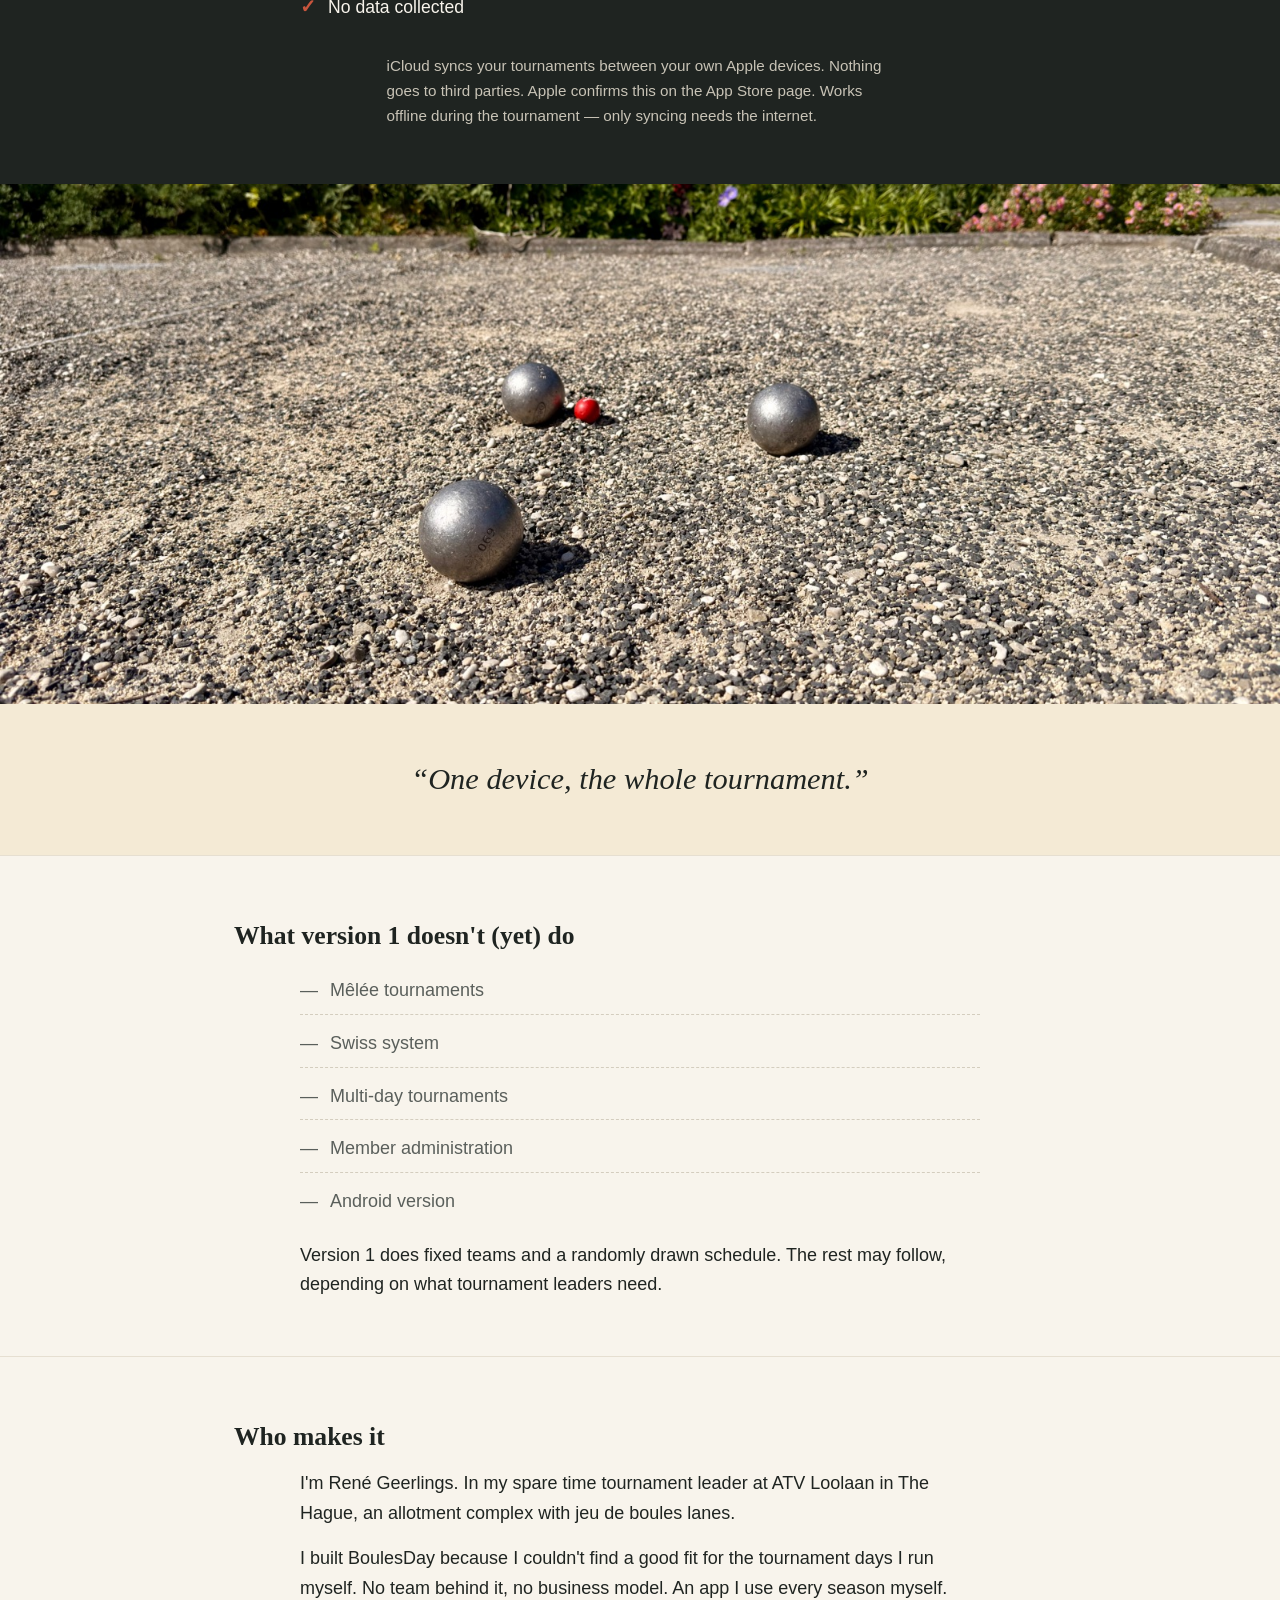
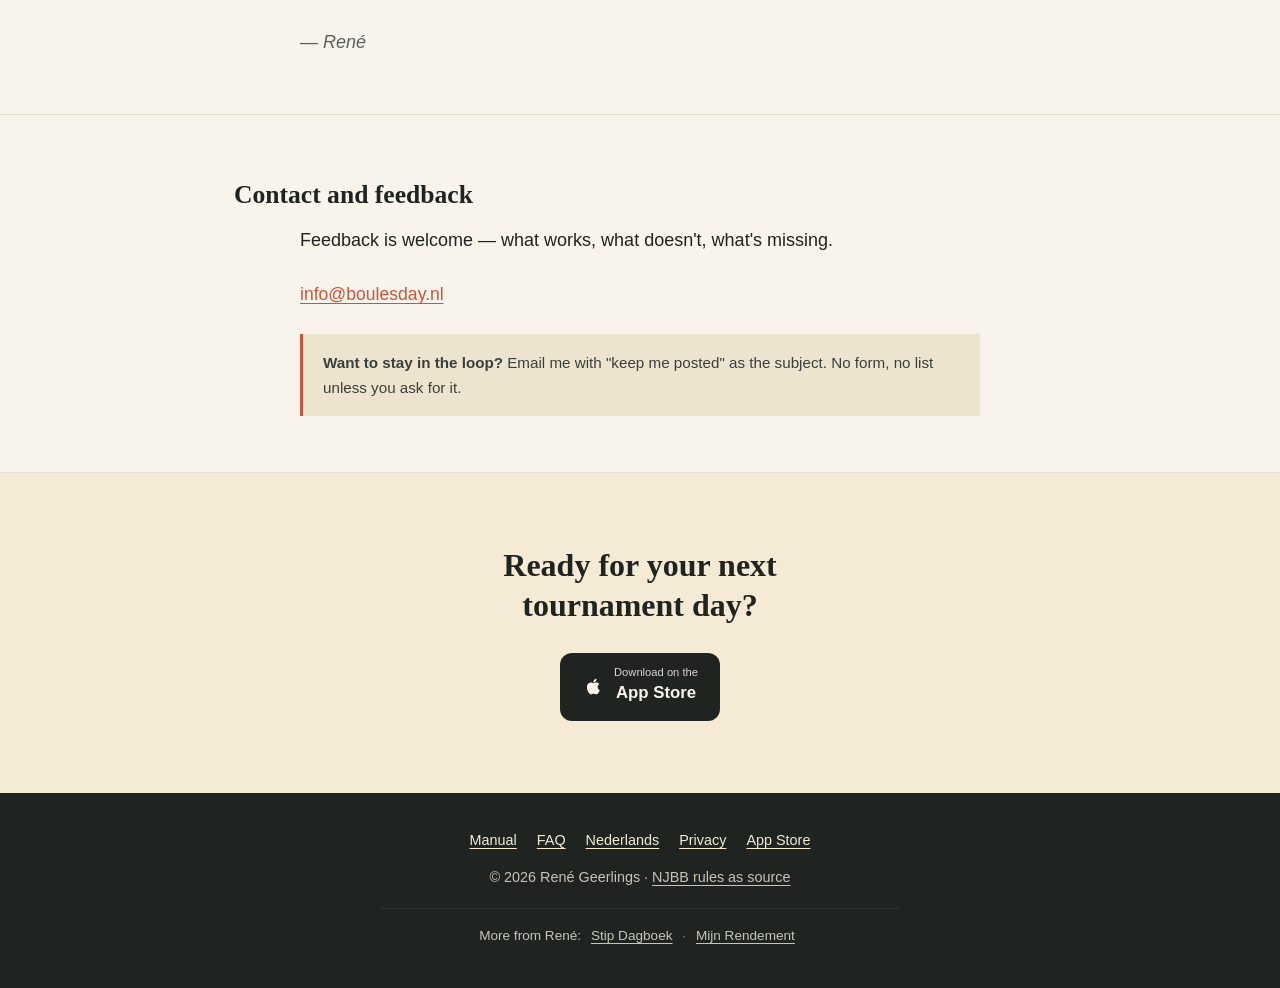
<file: en/index.html>
<!DOCTYPE html>
<html lang="en">
<head>
  <meta charset="UTF-8">
  <meta name="viewport" content="width=device-width, initial-scale=1.0">
  <meta name="description" content="BoulesDay — a free iOS app for tournament leaders running one-day jeu de boules and pétanque tournaments. No account, no ads, no data collected.">
  <meta property="og:title" content="BoulesDay — tournament leader's app for jeu de boules">
  <meta property="og:description" content="A calm tournament day, run from your iPad. Free iOS app for tournament leaders.">
  <meta property="og:type" content="website">
  <meta property="og:url" content="https://boulesday.nl/en/">
  <link rel="alternate" hreflang="nl" href="../index.html">
  <link rel="alternate" hreflang="en" href="index.html">
  <link rel="icon" type="image/svg+xml" href="data:image/svg+xml,%3Csvg xmlns='http://www.w3.org/2000/svg' viewBox='0 0 100 100'%3E%3Ccircle cx='50' cy='50' r='40' fill='%23c8553d'/%3E%3Ccircle cx='50' cy='50' r='8' fill='%23f4ead5'/%3E%3C/svg%3E">
  <title>BoulesDay — tournament leader's app for jeu de boules</title>
  <style>
    *, *::before, *::after { box-sizing: border-box; }
    html { -webkit-text-size-adjust: 100%; scroll-behavior: smooth; }
    body {
      margin: 0;
      font-family: -apple-system, BlinkMacSystemFont, "SF Pro Text", "Segoe UI", Roboto, "Helvetica Neue", Arial, sans-serif;
      font-size: 18px;
      line-height: 1.65;
      color: #1f2421;
      background: #f8f4ec;
      -webkit-font-smoothing: antialiased;
      -moz-osx-font-smoothing: grayscale;
    }
    img { max-width: 100%; height: auto; display: block; }
    a { color: #c8553d; text-decoration: underline; text-underline-offset: 3px; }
    a:hover { color: #a04129; }

    .topnav { background: #f4ead5; border-bottom: 1px solid #e6dfd1; padding: 14px 24px; }
    .topnav__inner {
      max-width: 1120px; margin: 0 auto;
      display: flex; align-items: center; justify-content: space-between;
      gap: 16px; flex-wrap: wrap;
    }
    .topnav__brand {
      font-family: "Georgia", "Times New Roman", serif;
      font-weight: 600; font-size: 1.1rem;
      color: #1f2421; text-decoration: none;
    }
    .topnav__brand:hover { color: #c8553d; }
    .lang { display: flex; gap: 4px; font-size: 0.9rem; }
    .lang a {
      color: #5a5f5b; text-decoration: none;
      padding: 4px 10px; border-radius: 4px; line-height: 1.2;
    }
    .lang a:hover { color: #1f2421; }
    .lang a.is-active { color: #1f2421; font-weight: 600; background: #ede4d0; }

    .wrap { max-width: 860px; margin: 0 auto; padding: 0 24px; }
    .wrap-wide { max-width: 1120px; margin: 0 auto; padding: 0 24px; }
    section { padding: 56px 0; }
    section + section { border-top: 1px solid #e6dfd1; }
    section p,
    section ul:not(.claims):not(.ordered-steps):not(.platforms),
    section ol { max-width: 680px; margin-left: auto; margin-right: auto; }
    section p { line-height: 1.65; }

    h1, h2, h3 {
      font-family: "Georgia", "Times New Roman", serif;
      font-weight: 600; line-height: 1.25;
      margin: 0 auto 16px;
      color: #1f2421;
      max-width: 860px;
    }
    h1 { font-size: 2.4rem; }
    h2 { font-size: 1.6rem; margin-top: 8px; }
    h3 { font-size: 1.2rem; }
    p { margin: 0 0 16px; }
    p:last-child { margin-bottom: 0; }
    ul { padding-left: 22px; margin: 0 0 16px; }
    li { margin-bottom: 6px; }

    .hero { padding: 80px 0 64px; background: #f4ead5; border-bottom: 1px solid #e6dfd1; }
    .hero-grid {
      display: grid; grid-template-columns: 1fr 1fr;
      gap: 56px; align-items: center;
      max-width: 1120px; margin: 0 auto; padding: 0 24px;
    }
    .hero-copy h1 { font-size: 2.6rem; margin: 0 0 16px; max-width: 14ch; }
    .hero-copy p.lead {
      font-size: 1.15rem; max-width: 50ch;
      margin: 0 0 12px; color: #3a3f3b; line-height: 1.55;
    }
    .hero-copy p.tagline {
      font-family: "Georgia", "Times New Roman", serif;
      font-style: italic; font-size: 1.05rem;
      color: #5a5f5b; margin: 0 0 32px; max-width: 50ch;
    }
    .hero-visual { display: flex; justify-content: center; align-items: center; }
    .ipad-mockup {
      position: relative; width: 100%; max-width: 520px;
      background: #1f2421; border-radius: 22px; padding: 14px;
      box-shadow: 0 2px 0 rgba(255,255,255,0.06) inset,
                  0 30px 60px -20px rgba(31,36,33,0.35),
                  0 12px 24px -12px rgba(31,36,33,0.25);
    }
    .ipad-mockup::before {
      content: ""; position: absolute; top: 6px; left: 50%;
      transform: translateX(-50%); width: 5px; height: 5px;
      border-radius: 50%; background: #3a3f3b;
    }
    .ipad-mockup .screen {
      width: 100%;
      aspect-ratio: 4 / 3;
      border-radius: 8px;
      overflow: hidden; background: #ffffff;
    }
    .ipad-mockup .screen img { width: 100%; height: 100%; object-fit: contain; display: block; }

    .placeholder {
      position: relative; width: 100%; height: 100%;
      background: repeating-linear-gradient(135deg, #ede4d0 0 14px, #e3d8bf 14px 28px);
      display: flex; align-items: center; justify-content: center;
    }
    .placeholder span {
      font-family: ui-monospace, SFMono-Regular, "SF Mono", Menlo, Consolas, monospace;
      font-size: 0.78rem; color: #5a5f5b;
      background: rgba(248,244,236,0.85);
      padding: 6px 10px; border-radius: 4px;
      text-align: center; max-width: 80%;
    }

    .appstore-btn {
      display: inline-flex; align-items: center; gap: 10px;
      background: #1f2421; color: #f8f4ec;
      text-decoration: none; padding: 14px 22px;
      border-radius: 12px; font-size: 1rem; font-weight: 500;
      transition: background 0.2s ease;
    }
    .appstore-btn:hover { background: #c8553d; color: #f8f4ec; }
    .appstore-btn .apple-icon { width: 22px; height: 22px; flex-shrink: 0; }
    .appstore-btn small {
      display: block; font-size: 0.7rem; font-weight: 400;
      opacity: 0.85; line-height: 1; margin-bottom: 2px;
    }
    .appstore-btn strong { font-size: 1.05rem; font-weight: 600; line-height: 1; }

    .platforms { list-style: none; padding: 0; margin: 24px auto 0; max-width: 680px; }
    .platforms li {
      display: grid; grid-template-columns: 90px 1fr;
      gap: 16px; align-items: baseline;
      padding: 14px 0; border-top: 1px solid #e6dfd1; margin: 0;
    }
    .platforms li:last-child { border-bottom: 1px solid #e6dfd1; }
    .platforms__label { font-weight: 600; color: #1f2421; }
    .platforms__desc { color: #3a3f3b; }
    @media (max-width: 520px) {
      .platforms li { grid-template-columns: 1fr; gap: 2px; }
    }

    .does { padding: 56px 0; }
    .does-grid {
      display: grid; grid-template-columns: minmax(0, 1fr) minmax(0, 1fr);
      gap: 56px; align-items: start;
      max-width: 1120px; margin: 0 auto; padding: 0 24px;
    }
    .does-grid h2 { max-width: none; margin-left: 0; margin-right: 0; }
    .does-grid .ordered-steps { max-width: none; margin-left: 0; margin-right: 0; }
    .does-aside { position: sticky; top: 32px; }
    .does-aside .frame {
      position: relative;
      aspect-ratio: 4 / 3; border-radius: 22px;
      background: #1f2421; padding: 14px;
      box-shadow: 0 2px 0 rgba(255,255,255,0.06) inset,
                  0 18px 40px -24px rgba(31,36,33,0.25);
    }
    .does-aside .frame::before {
      content: ""; position: absolute; top: 6px; left: 50%;
      transform: translateX(-50%); width: 5px; height: 5px;
      border-radius: 50%; background: #3a3f3b;
    }
    .does-aside .frame .screen {
      width: 100%; height: 100%; border-radius: 8px;
      overflow: hidden; background: #ffffff;
    }
    .does-aside .frame img { width: 100%; height: 100%; object-fit: contain; display: block; }

    .ordered-steps {
      counter-reset: step; list-style: none; padding: 0; margin: 24px 0 0;
    }
    .ordered-steps li {
      counter-increment: step; position: relative;
      padding: 16px 0 16px 56px; border-top: 1px solid #e6dfd1;
    }
    .ordered-steps li:last-child { border-bottom: 1px solid #e6dfd1; }
    .ordered-steps li::before {
      content: counter(step); position: absolute; left: 0; top: 16px;
      width: 36px; height: 36px; border-radius: 50%;
      background: #1f2421; color: #f8f4ec;
      display: flex; align-items: center; justify-content: center;
      font-weight: 600; font-family: -apple-system, sans-serif; font-size: 1rem;
    }
    .ordered-steps li strong { display: block; margin-bottom: 4px; font-weight: 600; }

    .cost-block { background: #1f2421; color: #f8f4ec; padding: 56px 0; margin: 0; border: 0; }
    .cost-block h2 { color: #f4ead5; }
    .cost-block .claims {
      list-style: none; padding: 0; margin: 24px auto 0;
      max-width: 680px; display: grid; grid-template-columns: 1fr; gap: 12px;
    }
    .cost-block .claims li { display: flex; align-items: baseline; gap: 12px; font-size: 1.1rem; }
    .cost-block .claims li::before {
      content: "✓"; color: #c8553d; font-weight: 700; font-size: 1.2rem; flex-shrink: 0;
    }
    .cost-block p.fine {
      margin: 24px auto 0; font-size: 0.95rem;
      color: #c8c3b6; max-width: 60ch;
    }

    .mood { padding: 0; background: #f4ead5; border-top: 0; }
    .mood + section { border-top: 1px solid #e6dfd1; }
    .mood-image { width: 100%; aspect-ratio: 21 / 9; max-height: 520px; overflow: hidden; background: #ede4d0; }
    .mood-image img { width: 100%; height: 100%; object-fit: cover; display: block; }
    .mood-quote { text-align: center; padding: 56px 24px; max-width: 860px; margin: 0 auto; }
    .mood-quote blockquote {
      font-family: "Georgia", "Times New Roman", serif;
      font-size: 1.9rem; font-style: italic; line-height: 1.3;
      color: #1f2421; margin: 0;
      text-wrap: balance;
    }

    .not-yet ul { list-style: none; padding: 0; margin: 16px auto; max-width: 680px; }
    .not-yet li { padding: 8px 0; border-bottom: 1px dashed #d4cdbe; color: #5a5f5b; }
    .not-yet li::before { content: "—"; margin-right: 12px; }
    .not-yet li:last-child { border-bottom: 0; }

    .maker p { max-width: 680px; }
    .maker .signature { margin-top: 24px; font-style: italic; color: #5a5f5b; }

    .contact a.email { display: inline-block; margin-top: 8px; font-size: 1.1rem; }
    .contact .note {
      margin: 24px auto 0; padding: 16px 20px;
      background: #ede4d0; border-left: 3px solid #c8553d;
      font-size: 0.95rem; color: #3a3f3b; max-width: 680px;
    }

    .cta-repeat { background: #f4ead5; text-align: center; padding: 72px 24px; border-top: 1px solid #e6dfd1; }
    .cta-repeat h2 {
      font-size: 2rem; margin: 0 0 28px;
      max-width: 18ch; margin-left: auto; margin-right: auto;
    }

    footer {
      background: #1f2421; color: #c8c3b6; text-align: center;
      padding: 36px 24px 40px; font-size: 0.9rem;
    }
    footer a { color: #f4ead5; }
    footer .links { margin-bottom: 12px; }
    footer .links a { margin: 0 8px; }
    footer .copyright { margin-top: 14px; }
    footer .copyright a { color: #c8c3b6; }
    footer .more {
      margin: 18px auto 0; padding-top: 16px;
      border-top: 1px solid #2f3530;
      max-width: 520px; font-size: 0.85rem; color: #8f8a7f;
    }
    footer .more a { color: #c8c3b6; margin: 0 6px; }
    footer .more strong { color: #c8c3b6; font-weight: 500; }

    @media (max-width: 820px) {
      .hero-grid { grid-template-columns: 1fr; gap: 40px; }
      .hero-copy h1 { max-width: none; }
      .ipad-mockup { max-width: 440px; margin: 0 auto; }
      .does-grid { grid-template-columns: 1fr; gap: 32px; }
      .does-aside { position: static; }
    }
    @media (max-width: 600px) {
      body { font-size: 17px; }
      .hero h1, .hero-copy h1 { font-size: 2rem; }
      .hero { padding: 56px 0 48px; }
      section { padding: 40px 0; }
      h1 { font-size: 2rem; }
      h2 { font-size: 1.4rem; }
      .ordered-steps li { padding-left: 48px; }
      .ordered-steps li::before { width: 32px; height: 32px; font-size: 0.95rem; }
      .mood-quote { padding: 40px 24px; }
      .mood-quote blockquote { font-size: 1.5rem; }
      .cta-repeat { padding: 56px 24px; }
      .cta-repeat h2 { font-size: 1.6rem; }
    }
  </style>
</head>
<body>

  <nav class="topnav" aria-label="Main navigation">
    <div class="topnav__inner">
      <a class="topnav__brand" href="index.html">BoulesDay</a>
      <div class="lang" role="group" aria-label="Choose language">
        <a href="../index.html" lang="nl">NL</a>
        <a href="index.html" class="is-active" aria-current="page" lang="en">EN</a>
      </div>
    </div>
  </nav>

  <!-- Hero -->
  <header class="hero">
    <div class="hero-grid">
      <div class="hero-copy">
        <h1>A calm tournament day, run from your iPad.</h1>
        <p class="lead">BoulesDay helps tournament leaders run one-day jeu de boules or pétanque tournaments. Works on iPad, iPhone and Mac.</p>
        <p class="tagline">One device, the whole tournament.</p>
        <a class="appstore-btn" href="https://apps.apple.com/app/boulesday/id6767690610" aria-label="Download BoulesDay on the App Store">
          <svg class="apple-icon" viewBox="0 0 24 24" fill="currentColor" aria-hidden="true">
            <path d="M17.05 12.04c-.02-2.16 1.77-3.2 1.85-3.25-1.01-1.47-2.58-1.67-3.13-1.69-1.33-.13-2.6.78-3.27.78-.68 0-1.72-.77-2.83-.74-1.45.02-2.8.84-3.55 2.14-1.51 2.62-.39 6.49 1.09 8.61.72 1.04 1.58 2.21 2.71 2.17 1.09-.04 1.5-.7 2.82-.7 1.31 0 1.69.7 2.84.68 1.17-.02 1.91-1.06 2.62-2.11.83-1.21 1.17-2.39 1.19-2.45-.03-.01-2.29-.88-2.31-3.49zM14.93 5.71c.6-.73 1.01-1.74.9-2.74-.87.04-1.92.58-2.54 1.3-.55.65-1.04 1.68-.91 2.67.97.07 1.96-.49 2.55-1.23z"/>
          </svg>
          <span>
            <small>Download on the</small>
            <strong>App Store</strong>
          </span>
        </a>
      </div>
      <div class="hero-visual">
        <div class="ipad-mockup" role="img" aria-label="BoulesDay schedule screen on iPad">
          <div class="screen">
            <img src="hero-schema.png?v=3" alt="BoulesDay schedule screen on iPad"
                 onerror="this.style.display='none'; this.parentNode.innerHTML='&lt;div class=\&quot;placeholder\&quot;&gt;&lt;span&gt;hero-schema.png&lt;br&gt;Schedule screen on iPad&lt;/span&gt;&lt;/div&gt;';">
          </div>
        </div>
      </div>
    </div>
  </header>

  <!-- Who it's for -->
  <section>
    <div class="wrap">
      <h2>Who it's for</h2>
      <p>For anyone running a tournament — at a club, an allotment with jeu de boules lanes, a holiday park or campsite, a community hall, a company outing, a family day, an anniversary. Or just with the neighbours on a Saturday.</p>
      <p>BoulesDay is built for one-day tournaments — no multi-day competitions, no federation licence required.</p>
      <ul class="platforms">
        <li>
          <span class="platforms__label">iPad</span>
          <span class="platforms__desc">best experience, especially in landscape (iPadOS 17+)</span>
        </li>
        <li>
          <span class="platforms__label">iPhone</span>
          <span class="platforms__desc">for on the go and quick score corrections (iOS 17+)</span>
        </li>
        <li>
          <span class="platforms__label">Mac</span>
          <span class="platforms__desc">runs as an iPad app on Apple Silicon Macs (not built for macOS)</span>
        </li>
      </ul>
    </div>
  </section>

  <!-- What it does -->
  <section class="does">
    <div class="does-grid">
      <div class="does-main">
        <h2>What it does</h2>
        <ol class="ordered-steps">
          <li>
            <strong>Set up the tournament</strong>
            Name, date, lanes, teams and rounds — in a short wizard.
          </li>
          <li>
            <strong>Player names and times</strong>
            Two players per team, or three for triplette. Start times and breaks as you like.
          </li>
          <li>
            <strong>Generate the schedule</strong>
            Random draw, lanes spread evenly, no repeat pairings.
          </li>
          <li>
            <strong>Enter scores</strong>
            Up to 13, no draws. Standings update straight away.
          </li>
          <li>
            <strong>Final standings</strong>
            Podium, full standings and all match results — as soon as the last score is in.
          </li>
          <li>
            <strong>Print or share</strong>
            Schedule, scorecards, standings and final results — as A4 or PDF.
          </li>
        </ol>
      </div>
      <aside class="does-aside" aria-hidden="false">
        <div class="frame">
          <div class="screen">
            <img src="screenshot-opzetten.png?v=3" alt="Setting up a tournament"
                 onerror="this.style.display='none'; this.parentNode.innerHTML='&lt;div class=\&quot;placeholder\&quot;&gt;&lt;span&gt;screenshot-opzetten.png&lt;br&gt;Setting up a tournament&lt;/span&gt;&lt;/div&gt;';">
          </div>
        </div>
      </aside>
    </div>
  </section>

  <!-- What it solves -->
  <section>
    <div class="wrap">
      <h2>What it solves</h2>
      <p>No spreadsheets to build before the tournament starts. No paper schedule getting lost on the table. No manual draw and crossed fingers that no one plays the same opponent twice. No calculator for the final results.</p>
      <p>One device, the whole tournament.</p>
    </div>
  </section>

  <!-- About the schedule -->
  <section>
    <div class="wrap">
      <h2>About the schedule</h2>
      <p>The app draws each round randomly, spreads the lanes evenly and keeps a few rules in mind.</p>
      <ul>
        <li>Two teams never meet twice in the same tournament.</li>
        <li>Different lane types (indoor, outdoor, covered) — teams are spread evenly across the types.</li>
        <li>With an odd number of teams, one team has a free round each round. It counts as a won match with the score 13–6 — <a href="https://nlpetanque.nl/Reglementen/ToernooiReglementPetanque.pdf">per NJBB art.&nbsp;31.6</a>.</li>
        <li>If lanes are tight, some teams wait a round. That waiting doesn't count in the standings and is shared evenly.</li>
        <li>Every draw is different — regenerate to get a new layout.</li>
      </ul>
    </div>
  </section>

  <!-- What it costs -->
  <section class="cost-block">
    <div class="wrap">
      <h2>What it costs</h2>
      <ul class="claims">
        <li>Free</li>
        <li>No account</li>
        <li>No ads</li>
        <li>No data collected</li>
      </ul>
      <p class="fine">iCloud syncs your tournaments between your own Apple devices. Nothing goes to third parties. Apple confirms this on the App Store page. Works offline during the tournament — only syncing needs the internet.</p>
    </div>
  </section>

  <!-- Mood -->
  <section class="mood">
    <div class="mood-image">
      <img src="sfeer-baan.jpg?v=2" alt="Three boules and the jack on a jeu de boules lane, framed by greenery">
    </div>
    <div class="mood-quote">
      <blockquote>“One device, the whole tournament.”</blockquote>
    </div>
  </section>

  <!-- What v1 doesn't do -->
  <section class="not-yet">
    <div class="wrap">
      <h2>What version 1 doesn't (yet) do</h2>
      <ul>
        <li>Mêlée tournaments</li>
        <li>Swiss system</li>
        <li>Multi-day tournaments</li>
        <li>Member administration</li>
        <li>Android version</li>
      </ul>
      <p>Version 1 does fixed teams and a randomly drawn schedule. The rest may follow, depending on what tournament leaders need.</p>
    </div>
  </section>

  <!-- Who makes it -->
  <section class="maker">
    <div class="wrap">
      <h2>Who makes it</h2>
      <p>I'm René Geerlings. In my spare time tournament leader at ATV Loolaan in The Hague, an allotment complex with jeu de boules lanes.</p>
      <p>I built BoulesDay because I couldn't find a good fit for the tournament days I run myself. No team behind it, no business model. An app I use every season myself.</p>
      <p class="signature">— René</p>
    </div>
  </section>

  <!-- Contact -->
  <section class="contact">
    <div class="wrap">
      <h2>Contact and feedback</h2>
      <p>Feedback is welcome — what works, what doesn't, what's missing.</p>
      <p><a class="email" href="mailto:info@boulesday.nl">info@boulesday.nl</a></p>
      <div class="note">
        <strong>Want to stay in the loop?</strong> Email me with "keep me posted" as the subject. No form, no list unless you ask for it.
      </div>
    </div>
  </section>

  <!-- Repeated CTA -->
  <section class="cta-repeat">
    <h2>Ready for your next tournament day?</h2>
    <a class="appstore-btn" href="https://apps.apple.com/app/boulesday/id6767690610" aria-label="Download BoulesDay on the App Store">
      <svg class="apple-icon" viewBox="0 0 24 24" fill="currentColor" aria-hidden="true">
        <path d="M17.05 12.04c-.02-2.16 1.77-3.2 1.85-3.25-1.01-1.47-2.58-1.67-3.13-1.69-1.33-.13-2.6.78-3.27.78-.68 0-1.72-.77-2.83-.74-1.45.02-2.8.84-3.55 2.14-1.51 2.62-.39 6.49 1.09 8.61.72 1.04 1.58 2.21 2.71 2.17 1.09-.04 1.5-.7 2.82-.7 1.31 0 1.69.7 2.84.68 1.17-.02 1.91-1.06 2.62-2.11.83-1.21 1.17-2.39 1.19-2.45-.03-.01-2.29-.88-2.31-3.49zM14.93 5.71c.6-.73 1.01-1.74.9-2.74-.87.04-1.92.58-2.54 1.3-.55.65-1.04 1.68-.91 2.67.97.07 1.96-.49 2.55-1.23z"/>
      </svg>
      <span>
        <small>Download on the</small>
        <strong>App Store</strong>
      </span>
    </a>
  </section>

  <!-- Footer -->
  <footer>
    <div class="links">
      <a href="handleiding.html">Manual</a>
      <a href="faq.html">FAQ</a>
      <a href="../index.html" lang="nl">Nederlands</a>
      <a href="/privacy.html">Privacy</a>
      <a href="https://apps.apple.com/app/boulesday/id6767690610">App Store</a>
    </div>
    <div class="copyright">© 2026 René Geerlings · <a href="https://nlpetanque.nl">NJBB rules as source</a></div>
    <div class="more">
      <strong>More from René:</strong>
      <a href="https://stipdagboek.nl">Stip Dagboek</a> ·
      <a href="https://apps.apple.com/nl/app/mijn-rendement/id6765697012">Mijn Rendement</a>
    </div>
  </footer>

</body>
</html>
</file>
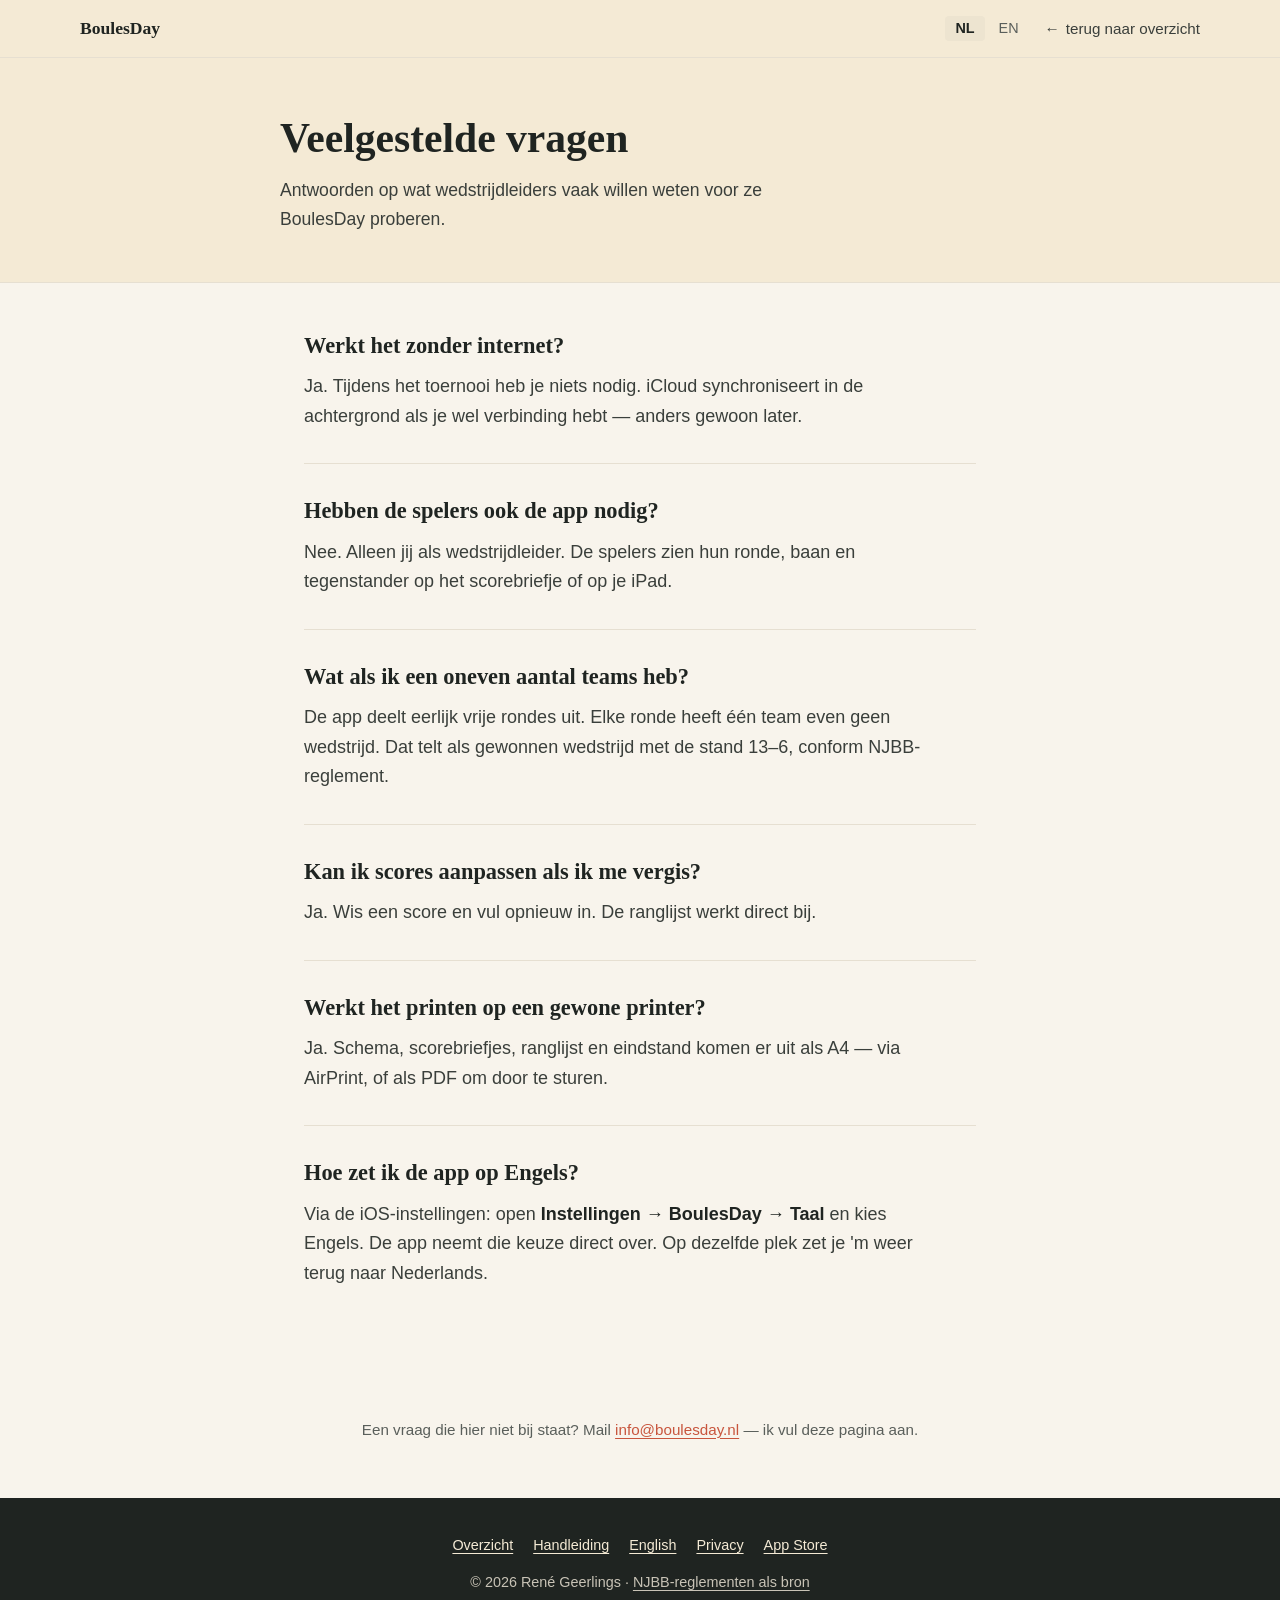
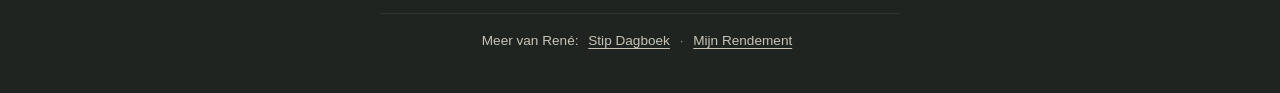
<file: faq.html>
<!DOCTYPE html>
<html lang="nl">
<head>
  <meta charset="UTF-8">
  <meta name="viewport" content="width=device-width, initial-scale=1.0">
  <meta name="description" content="BoulesDay — veelgestelde vragen. Antwoorden op wat wedstrijdleiders vooraf willen weten.">
  <link rel="alternate" hreflang="nl" href="faq.html">
  <link rel="alternate" hreflang="en" href="en/faq.html">
  <link rel="icon" type="image/svg+xml" href="data:image/svg+xml,%3Csvg xmlns='http://www.w3.org/2000/svg' viewBox='0 0 100 100'%3E%3Ccircle cx='50' cy='50' r='40' fill='%23c8553d'/%3E%3Ccircle cx='50' cy='50' r='8' fill='%23f4ead5'/%3E%3C/svg%3E">
  <title>Veelgestelde vragen — BoulesDay</title>
  <style>
    *, *::before, *::after { box-sizing: border-box; }
    html { -webkit-text-size-adjust: 100%; scroll-behavior: smooth; }
    body {
      margin: 0;
      font-family: -apple-system, BlinkMacSystemFont, "SF Pro Text", "Segoe UI", Roboto, "Helvetica Neue", Arial, sans-serif;
      font-size: 18px;
      line-height: 1.65;
      color: #1f2421;
      background: #f8f4ec;
      -webkit-font-smoothing: antialiased;
      -moz-osx-font-smoothing: grayscale;
    }
    a { color: #c8553d; text-decoration: underline; text-underline-offset: 3px; }
    a:hover { color: #a04129; }

    .topnav {
      background: #f4ead5;
      border-bottom: 1px solid #e6dfd1;
      padding: 14px 24px;
    }
    .topnav__inner {
      max-width: 1120px;
      margin: 0 auto;
      display: flex;
      align-items: center;
      justify-content: space-between;
      gap: 16px;
      flex-wrap: wrap;
    }
    .topnav__brand {
      font-family: "Georgia", "Times New Roman", serif;
      font-weight: 600;
      font-size: 1.1rem;
      color: #1f2421;
      text-decoration: none;
    }
    .topnav__brand:hover { color: #c8553d; }
    .topnav__right {
      display: flex;
      align-items: center;
      gap: 16px;
      flex-wrap: wrap;
    }
    .topnav__back {
      font-size: 0.95rem;
      color: #3a3f3b;
      text-decoration: none;
    }
    .topnav__back:hover { color: #c8553d; }
    .topnav__back::before { content: "←"; margin-right: 6px; }
    .lang { display: flex; gap: 4px; font-size: 0.9rem; }
    .lang a {
      color: #5a5f5b;
      text-decoration: none;
      padding: 4px 10px;
      border-radius: 4px;
      line-height: 1.2;
    }
    .lang a:hover { color: #1f2421; }
    .lang a.is-active {
      color: #1f2421;
      font-weight: 600;
      background: #ede4d0;
    }

    .doc-hero {
      background: #f4ead5;
      padding: 56px 24px 48px;
      border-bottom: 1px solid #e6dfd1;
    }
    .doc-hero__inner { max-width: 720px; margin: 0 auto; }
    .doc-hero h1 {
      font-family: "Georgia", "Times New Roman", serif;
      font-weight: 600;
      font-size: 2.6rem;
      line-height: 1.2;
      margin: 0 0 12px;
      color: #1f2421;
    }
    .doc-hero p {
      margin: 0;
      color: #3a3f3b;
      font-size: 1.1rem;
      max-width: 56ch;
    }

    .faq-layout {
      max-width: 720px;
      margin: 0 auto;
      padding: 48px 24px 64px;
    }
    .faq-item { padding: 0 0 32px; }
    .faq-item + .faq-item { padding-top: 32px; border-top: 1px solid #e6dfd1; }
    .faq-item h2 {
      font-family: "Georgia", "Times New Roman", serif;
      font-weight: 600;
      font-size: 1.4rem;
      line-height: 1.3;
      margin: 0 0 12px;
      color: #1f2421;
      scroll-margin-top: 24px;
    }
    .faq-item p {
      margin: 0 0 12px;
      max-width: 64ch;
      color: #3a3f3b;
    }
    .faq-item p:last-child { margin-bottom: 0; }
    .faq-item p strong { color: #1f2421; font-weight: 600; }

    .faq-footer {
      max-width: 720px;
      margin: 0 auto;
      padding: 32px 24px 56px;
      color: #5a5f5b;
      font-size: 0.95rem;
      text-align: center;
    }
    .faq-footer p { margin: 0; max-width: none; }

    footer {
      background: #1f2421;
      color: #c8c3b6;
      text-align: center;
      padding: 36px 24px 40px;
      font-size: 0.9rem;
    }
    footer a { color: #f4ead5; }
    footer .links { margin-bottom: 12px; }
    footer .links a { margin: 0 8px; }
    footer .copyright { margin-top: 14px; }
    footer .copyright a { color: #c8c3b6; }
    footer .more {
      margin: 18px auto 0;
      padding-top: 16px;
      border-top: 1px solid #2f3530;
      max-width: 520px;
      font-size: 0.85rem;
      color: #8f8a7f;
    }
    footer .more a { color: #c8c3b6; margin: 0 6px; }
    footer .more strong { color: #c8c3b6; font-weight: 500; }

    @media (max-width: 600px) {
      body { font-size: 17px; }
      .doc-hero { padding: 40px 24px 32px; }
      .doc-hero h1 { font-size: 2rem; }
      .faq-item h2 { font-size: 1.2rem; }
      .faq-layout { padding: 32px 24px 48px; }
    }
  </style>
</head>
<body>

  <nav class="topnav" aria-label="Hoofdnavigatie">
    <div class="topnav__inner">
      <a class="topnav__brand" href="index.html">BoulesDay</a>
      <div class="topnav__right">
        <div class="lang" role="group" aria-label="Taal kiezen">
          <a href="faq.html" class="is-active" aria-current="page" lang="nl">NL</a>
          <a href="en/faq.html" lang="en">EN</a>
        </div>
        <a class="topnav__back" href="index.html">terug naar overzicht</a>
      </div>
    </div>
  </nav>

  <header class="doc-hero">
    <div class="doc-hero__inner">
      <h1>Veelgestelde vragen</h1>
      <p>Antwoorden op wat wedstrijdleiders vaak willen weten voor ze BoulesDay proberen.</p>
    </div>
  </header>

  <main class="faq-layout">

    <article class="faq-item" id="zonder-internet">
      <h2>Werkt het zonder internet?</h2>
      <p>Ja. Tijdens het toernooi heb je niets nodig. iCloud synchroniseert in de achtergrond als je wel verbinding hebt — anders gewoon later.</p>
    </article>

    <article class="faq-item" id="spelers-app">
      <h2>Hebben de spelers ook de app nodig?</h2>
      <p>Nee. Alleen jij als wedstrijdleider. De spelers zien hun ronde, baan en tegenstander op het scorebriefje of op je iPad.</p>
    </article>

    <article class="faq-item" id="oneven-teams">
      <h2>Wat als ik een oneven aantal teams heb?</h2>
      <p>De app deelt eerlijk vrije rondes uit. Elke ronde heeft één team even geen wedstrijd. Dat telt als gewonnen wedstrijd met de stand 13–6, conform NJBB-reglement.</p>
    </article>

    <article class="faq-item" id="score-aanpassen">
      <h2>Kan ik scores aanpassen als ik me vergis?</h2>
      <p>Ja. Wis een score en vul opnieuw in. De ranglijst werkt direct bij.</p>
    </article>

    <article class="faq-item" id="printen">
      <h2>Werkt het printen op een gewone printer?</h2>
      <p>Ja. Schema, scorebriefjes, ranglijst en eindstand komen er uit als A4 — via AirPrint, of als PDF om door te sturen.</p>
    </article>

    <article class="faq-item" id="taal-wisselen">
      <h2>Hoe zet ik de app op Engels?</h2>
      <p>Via de iOS-instellingen: open <strong>Instellingen → BoulesDay → Taal</strong> en kies Engels. De app neemt die keuze direct over. Op dezelfde plek zet je 'm weer terug naar Nederlands.</p>
    </article>

  </main>

  <div class="faq-footer">
    <p>Een vraag die hier niet bij staat? Mail <a href="mailto:info@boulesday.nl">info@boulesday.nl</a> — ik vul deze pagina aan.</p>
  </div>

  <footer>
    <div class="links">
      <a href="index.html">Overzicht</a>
      <a href="handleiding.html">Handleiding</a>
      <a href="en/faq.html" lang="en">English</a>
      <a href="/privacy.html">Privacy</a>
      <a href="https://apps.apple.com/nl/app/boulesday/id6767690610">App Store</a>
    </div>
    <div class="copyright">© 2026 René Geerlings · <a href="https://nlpetanque.nl">NJBB-reglementen als bron</a></div>
    <div class="more">
      <strong>Meer van René:</strong>
      <a href="https://stipdagboek.nl">Stip Dagboek</a> ·
      <a href="https://apps.apple.com/nl/app/mijn-rendement/id6765697012">Mijn Rendement</a>
    </div>
  </footer>

</body>
</html>
</file>
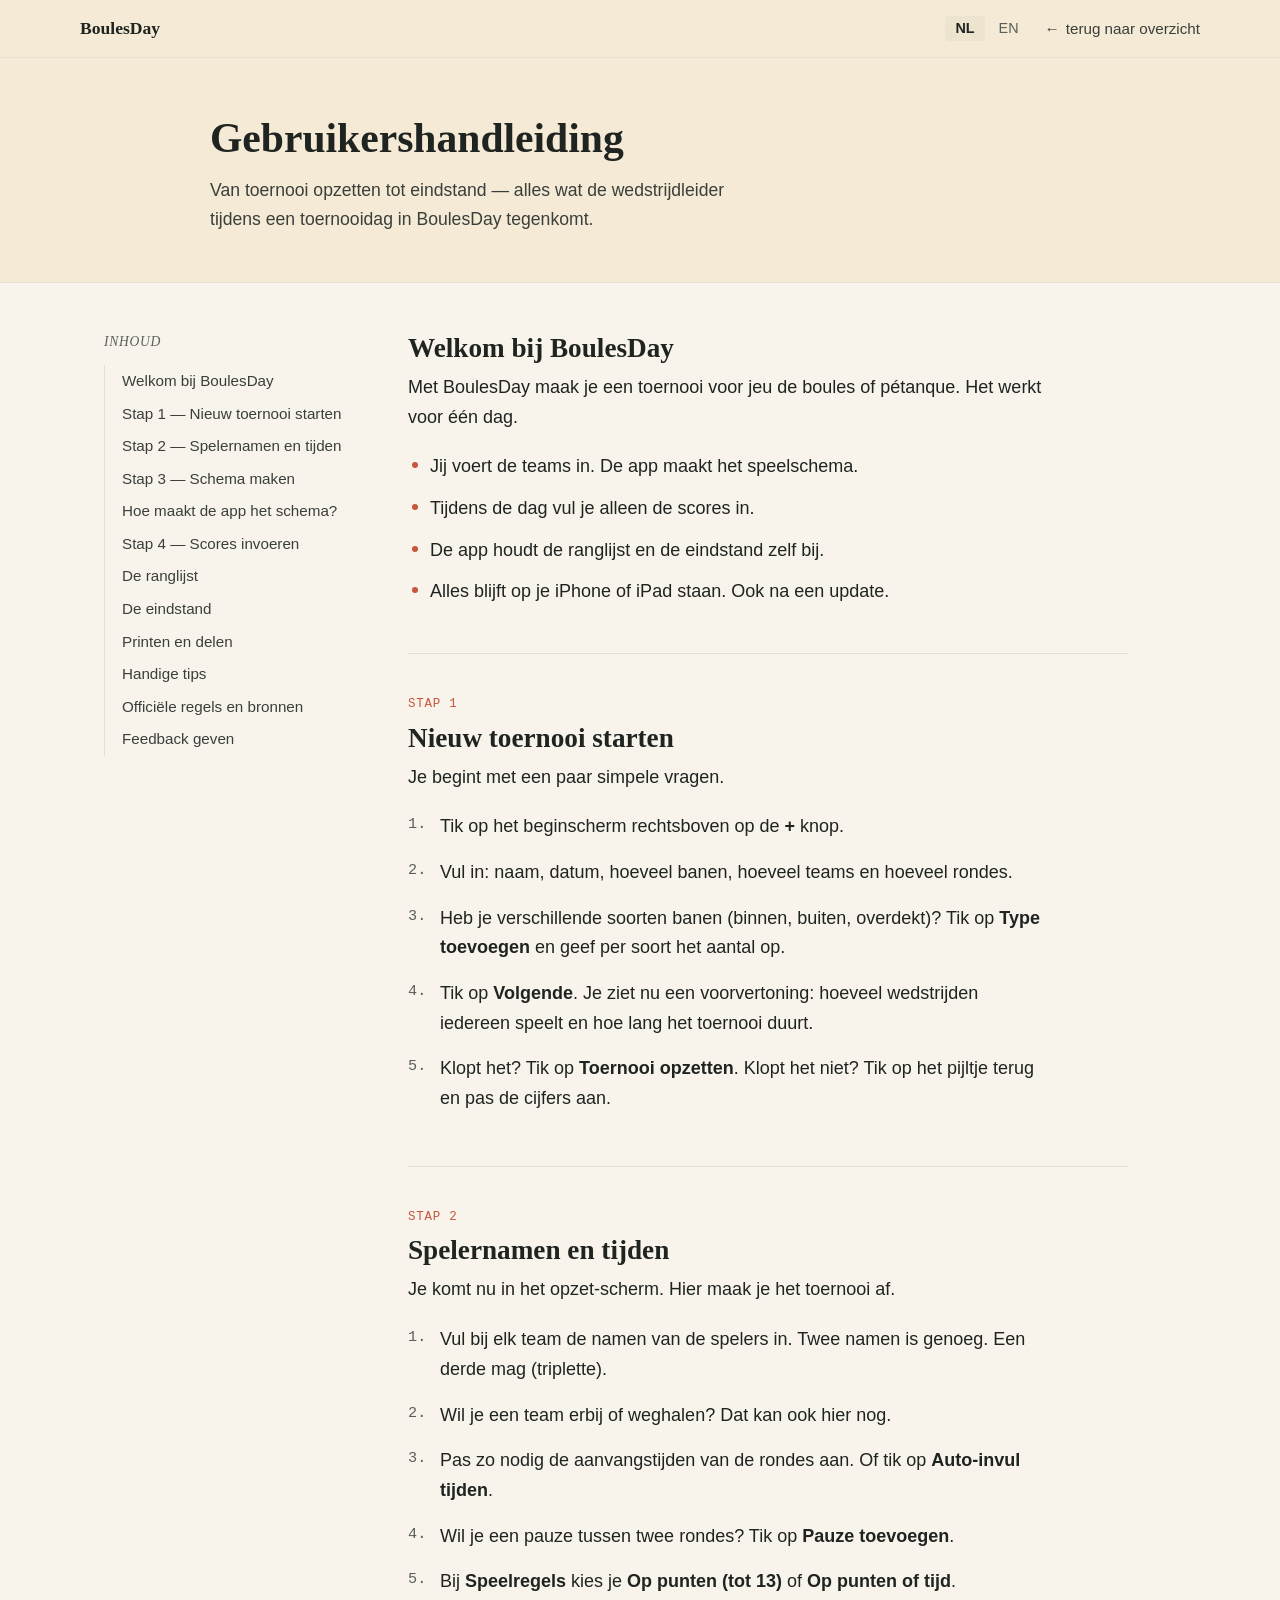
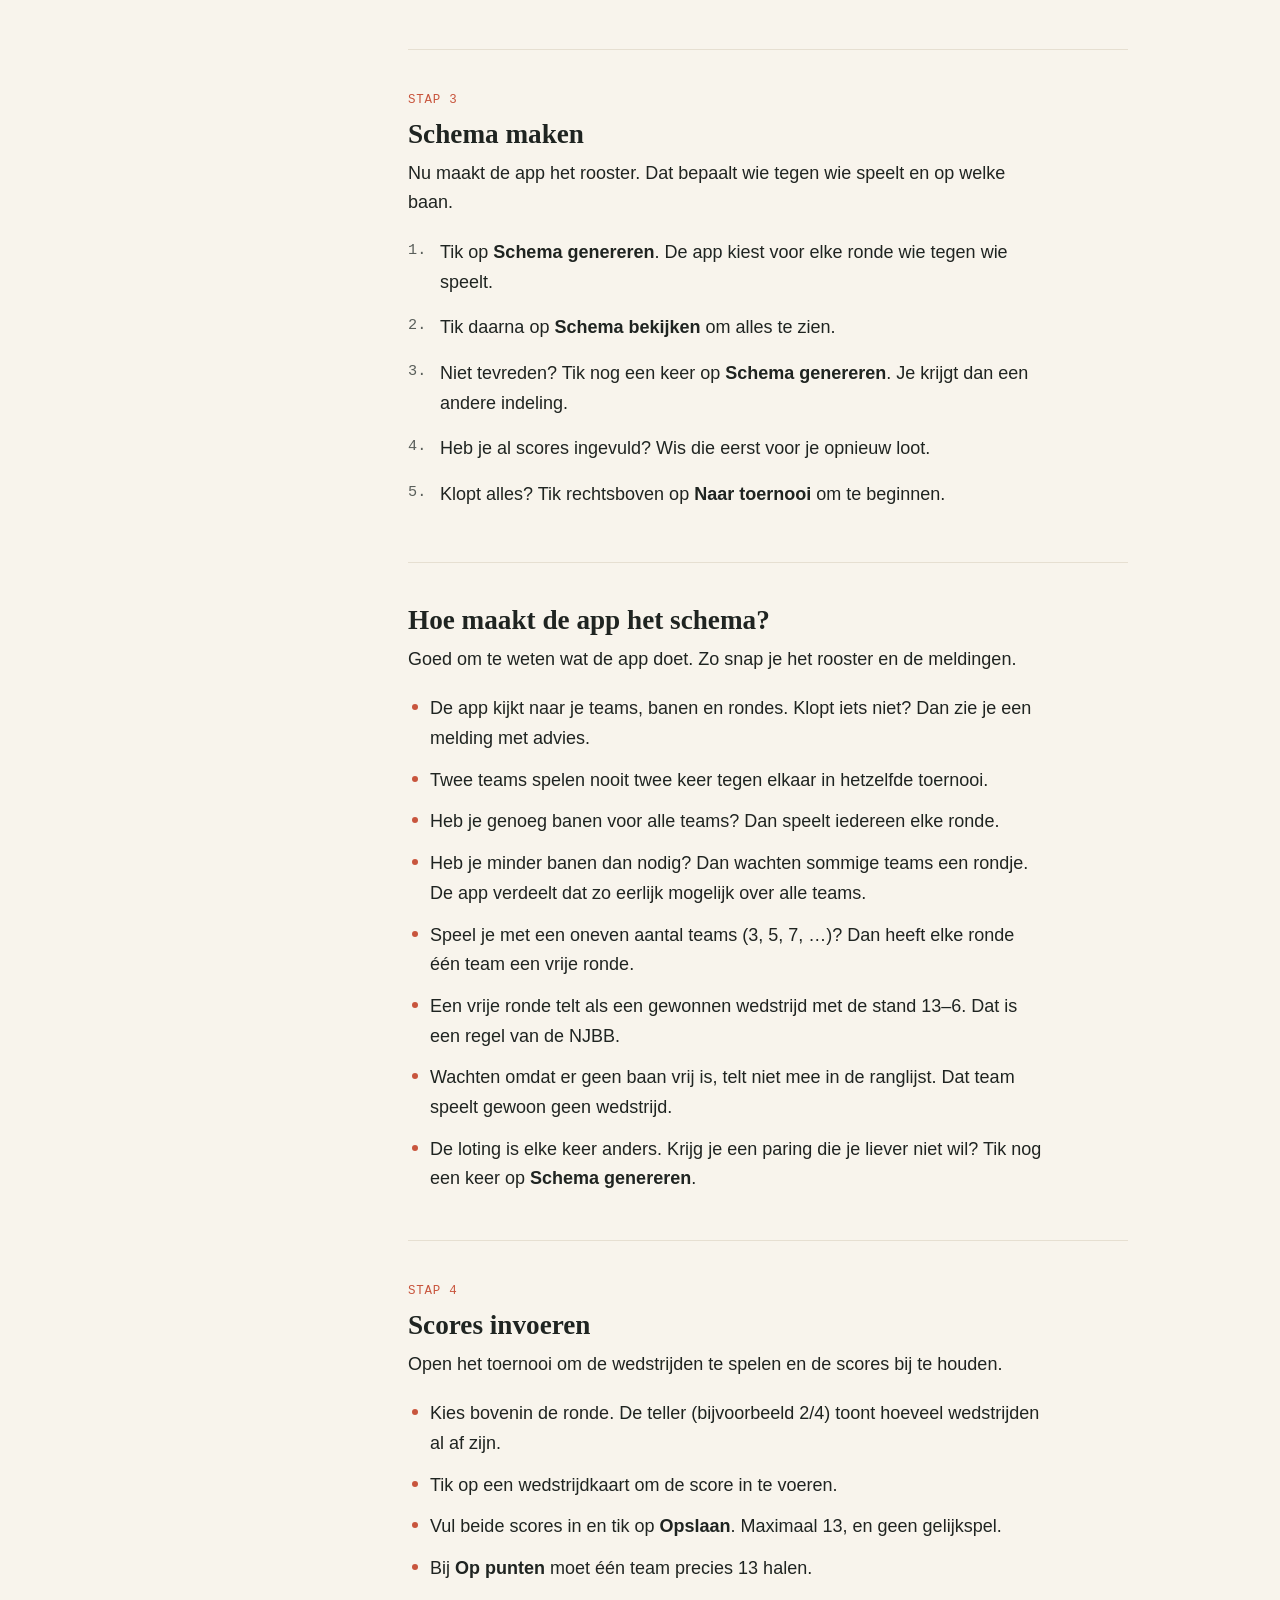
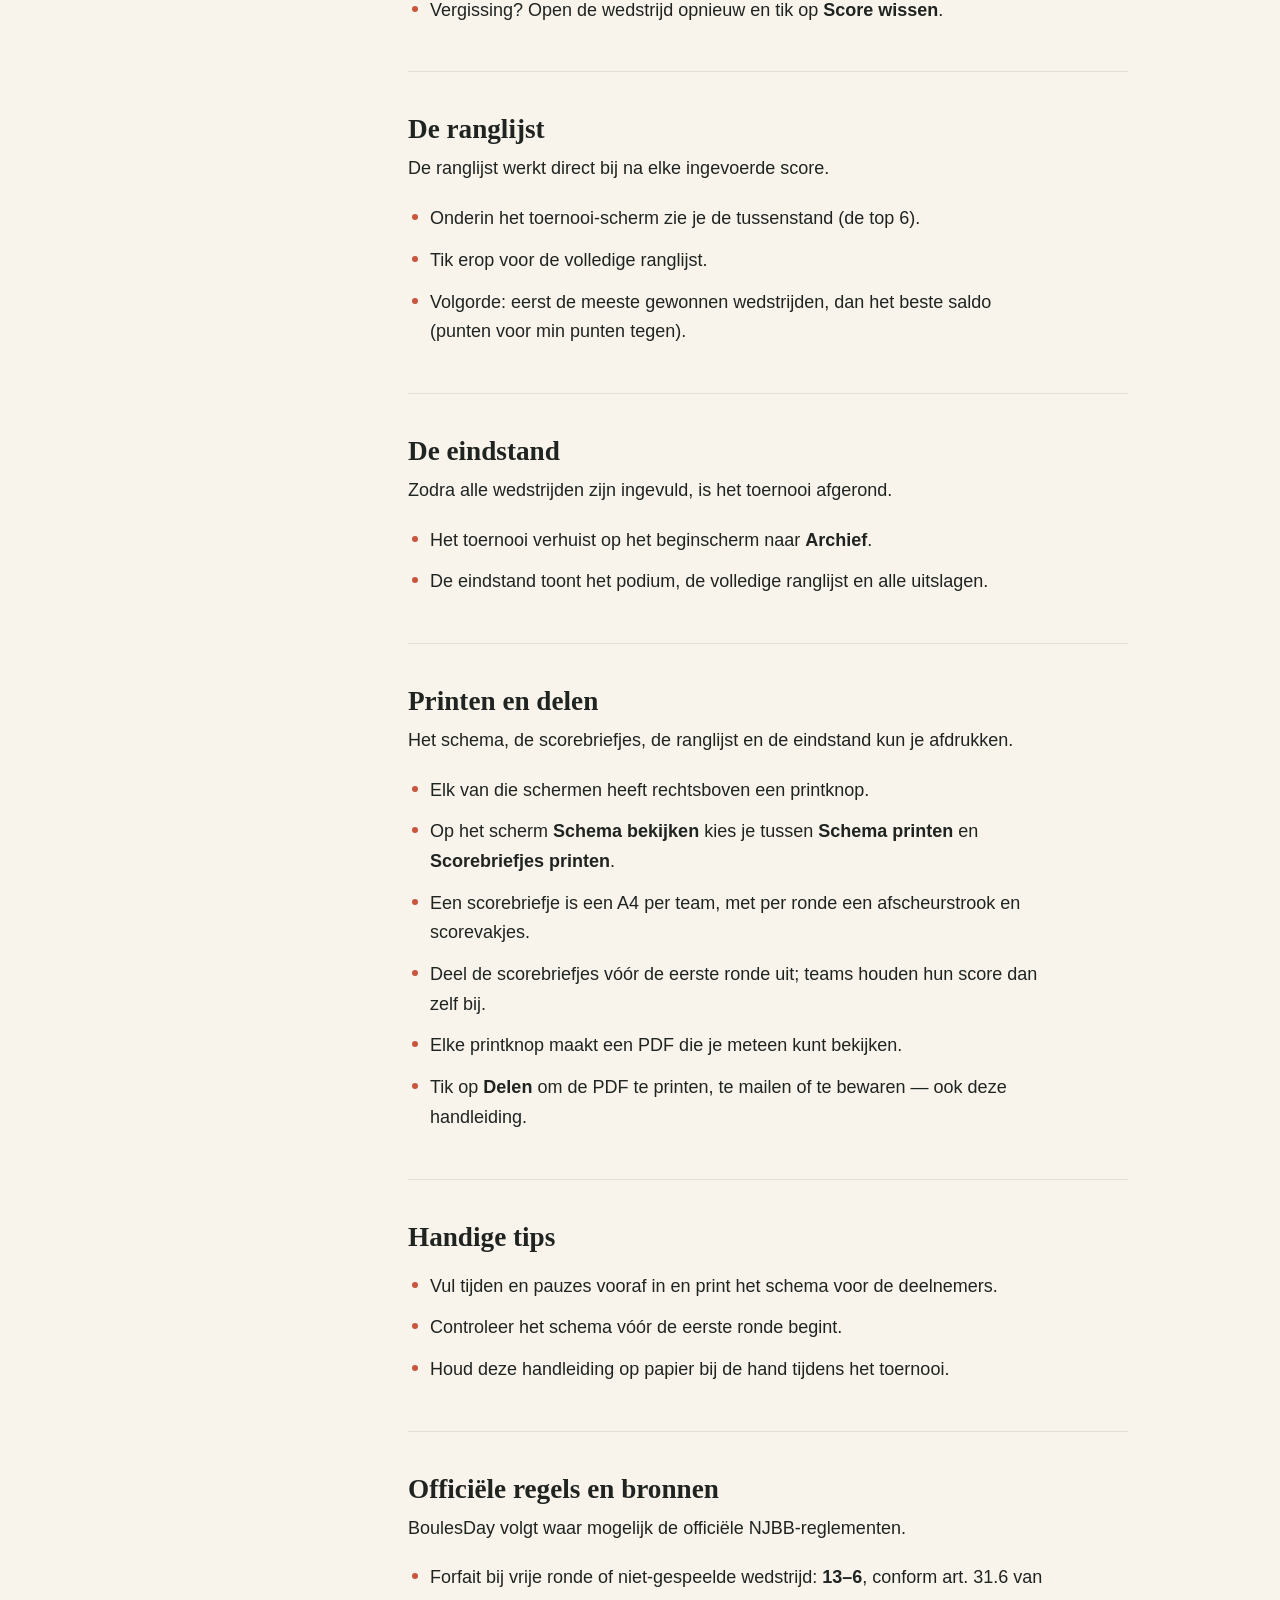
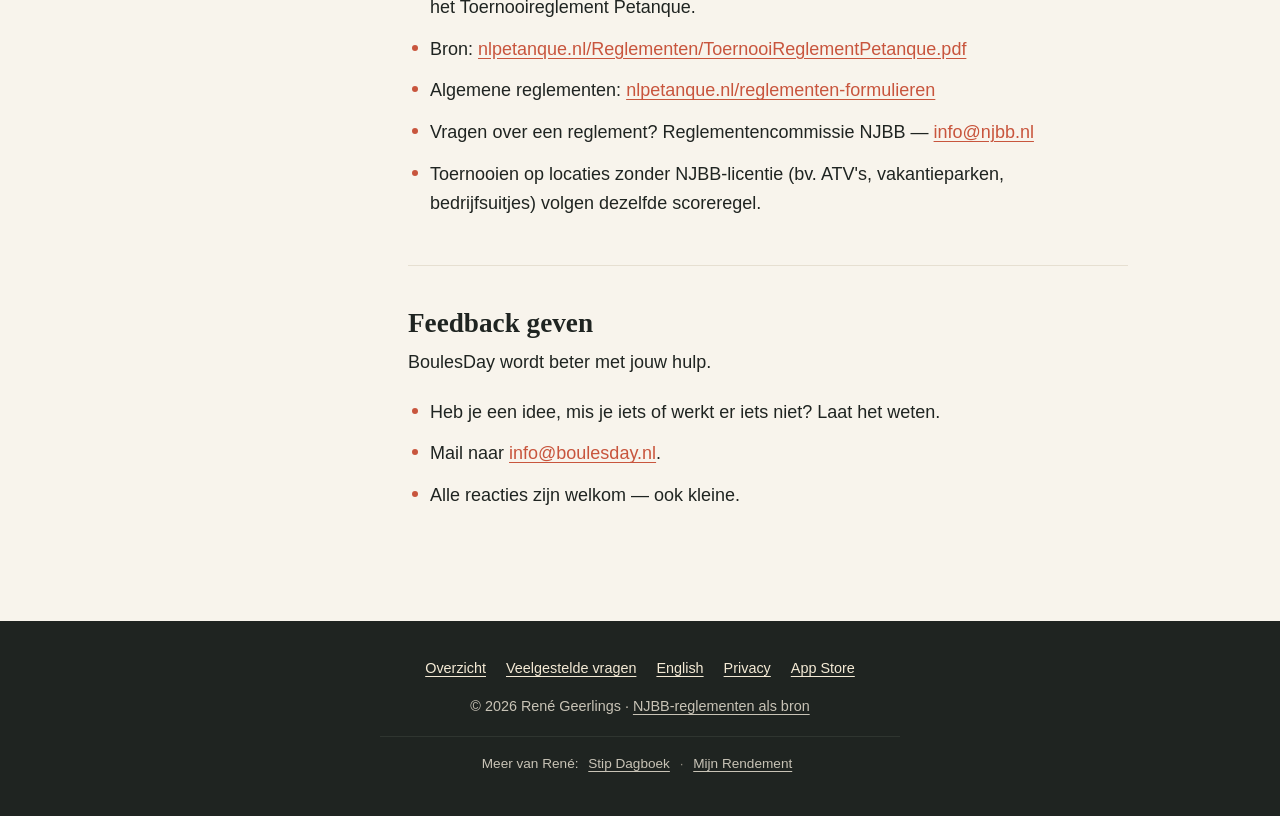
<file: handleiding.html>
<!DOCTYPE html>
<html lang="nl">
<head>
  <meta charset="UTF-8">
  <meta name="viewport" content="width=device-width, initial-scale=1.0">
  <meta name="description" content="BoulesDay — gebruikershandleiding. Van toernooi opzetten tot eindstand.">
  <link rel="alternate" hreflang="nl" href="handleiding.html">
  <link rel="alternate" hreflang="en" href="en/handleiding.html">
  <link rel="icon" type="image/svg+xml" href="data:image/svg+xml,%3Csvg xmlns='http://www.w3.org/2000/svg' viewBox='0 0 100 100'%3E%3Ccircle cx='50' cy='50' r='40' fill='%23c8553d'/%3E%3Ccircle cx='50' cy='50' r='8' fill='%23f4ead5'/%3E%3C/svg%3E">
  <title>Handleiding — BoulesDay</title>
  <style>
    *, *::before, *::after { box-sizing: border-box; }
    html { -webkit-text-size-adjust: 100%; scroll-behavior: smooth; }
    body {
      margin: 0;
      font-family: -apple-system, BlinkMacSystemFont, "SF Pro Text", "Segoe UI", Roboto, "Helvetica Neue", Arial, sans-serif;
      font-size: 18px;
      line-height: 1.65;
      color: #1f2421;
      background: #f8f4ec;
      -webkit-font-smoothing: antialiased;
      -moz-osx-font-smoothing: grayscale;
    }
    a { color: #c8553d; text-decoration: underline; text-underline-offset: 3px; }
    a:hover { color: #a04129; }

    .topnav {
      background: #f4ead5;
      border-bottom: 1px solid #e6dfd1;
      padding: 14px 24px;
    }
    .topnav__inner {
      max-width: 1120px;
      margin: 0 auto;
      display: flex;
      align-items: center;
      justify-content: space-between;
      gap: 16px;
      flex-wrap: wrap;
    }
    .topnav__brand {
      font-family: "Georgia", "Times New Roman", serif;
      font-weight: 600;
      font-size: 1.1rem;
      color: #1f2421;
      text-decoration: none;
    }
    .topnav__brand:hover { color: #c8553d; }
    .topnav__right {
      display: flex;
      align-items: center;
      gap: 16px;
      flex-wrap: wrap;
    }
    .topnav__back {
      font-size: 0.95rem;
      color: #3a3f3b;
      text-decoration: none;
    }
    .topnav__back:hover { color: #c8553d; }
    .topnav__back::before { content: "←"; margin-right: 6px; }
    .lang { display: flex; gap: 4px; font-size: 0.9rem; }
    .lang a {
      color: #5a5f5b;
      text-decoration: none;
      padding: 4px 10px;
      border-radius: 4px;
      line-height: 1.2;
    }
    .lang a:hover { color: #1f2421; }
    .lang a.is-active {
      color: #1f2421;
      font-weight: 600;
      background: #ede4d0;
    }

    .doc-hero {
      background: #f4ead5;
      padding: 56px 24px 48px;
      border-bottom: 1px solid #e6dfd1;
    }
    .doc-hero__inner { max-width: 860px; margin: 0 auto; }
    .doc-hero h1 {
      font-family: "Georgia", "Times New Roman", serif;
      font-weight: 600;
      font-size: 2.6rem;
      line-height: 1.2;
      margin: 0 0 12px;
      color: #1f2421;
    }
    .doc-hero p {
      margin: 0;
      color: #3a3f3b;
      font-size: 1.1rem;
      max-width: 56ch;
    }

    .doc-layout {
      max-width: 1120px;
      margin: 0 auto;
      padding: 48px 24px 64px;
      display: grid;
      grid-template-columns: 240px 1fr;
      gap: 64px;
      align-items: start;
    }

    .toc { position: sticky; top: 24px; font-size: 0.95rem; }
    .toc__label {
      font-family: "Georgia", "Times New Roman", serif;
      font-size: 0.85rem;
      letter-spacing: 0.05em;
      text-transform: uppercase;
      color: #5a5f5b;
      margin: 0 0 12px;
      font-style: italic;
      font-weight: 400;
    }
    .toc ol {
      list-style: none; padding: 0; margin: 0;
      counter-reset: toc;
      border-left: 1px solid #e6dfd1;
    }
    .toc li { counter-increment: toc; margin: 0; }
    .toc a {
      display: block;
      padding: 6px 0 6px 16px;
      color: #3a3f3b;
      text-decoration: none;
      border-left: 2px solid transparent;
      margin-left: -1px;
      line-height: 1.35;
    }
    .toc a:hover { color: #1f2421; border-left-color: #c8553d; }
    .toc a.is-active { color: #1f2421; border-left-color: #c8553d; font-weight: 600; }

    .doc-content { max-width: 720px; min-width: 0; }
    .doc-content section { padding: 0 0 40px; }
    .doc-content section + section { padding-top: 40px; border-top: 1px solid #e6dfd1; }
    .doc-content h2 {
      font-family: "Georgia", "Times New Roman", serif;
      font-weight: 600;
      font-size: 1.7rem;
      line-height: 1.25;
      margin: 0 0 8px;
      color: #1f2421;
      scroll-margin-top: 24px;
    }
    .doc-content .eyebrow {
      font-family: ui-monospace, SFMono-Regular, "SF Mono", Menlo, Consolas, monospace;
      font-size: 0.78rem;
      letter-spacing: 0.06em;
      text-transform: uppercase;
      color: #c8553d;
      margin: 0 0 6px;
    }
    .doc-content p { margin: 0 0 14px; max-width: 64ch; }
    .doc-content p:last-child { margin-bottom: 0; }
    .doc-content ul { list-style: none; padding: 0; margin: 12px 0 0; }
    .doc-content ul li {
      position: relative;
      padding: 6px 0 6px 22px;
      max-width: 64ch;
    }
    .doc-content ul li::before {
      content: "";
      position: absolute;
      left: 4px; top: 16px;
      width: 6px; height: 6px;
      border-radius: 50%;
      background: #c8553d;
    }
    .doc-content ol.steps {
      list-style: none; padding: 0; margin: 16px 0 0;
      counter-reset: substep;
    }
    .doc-content ol.steps li {
      counter-increment: substep;
      position: relative;
      padding: 4px 0 12px 32px;
      max-width: 64ch;
    }
    .doc-content ol.steps li::before {
      content: counter(substep) ".";
      position: absolute;
      left: 0; top: 4px;
      font-family: ui-monospace, SFMono-Regular, "SF Mono", Menlo, Consolas, monospace;
      font-size: 0.95rem;
      color: #5a5f5b;
      width: 24px;
    }
    .ui { font-weight: 600; color: #1f2421; }
    .doc-content .note {
      margin: 20px 0 0;
      padding: 14px 18px;
      background: #ede4d0;
      border-left: 3px solid #c8553d;
      font-size: 0.95rem;
      color: #3a3f3b;
      max-width: 64ch;
    }

    footer {
      background: #1f2421;
      color: #c8c3b6;
      text-align: center;
      padding: 36px 24px 40px;
      font-size: 0.9rem;
    }
    footer a { color: #f4ead5; }
    footer .links { margin-bottom: 12px; }
    footer .links a { margin: 0 8px; }
    footer .copyright { margin-top: 14px; }
    footer .copyright a { color: #c8c3b6; }
    footer .more {
      margin: 18px auto 0;
      padding-top: 16px;
      border-top: 1px solid #2f3530;
      max-width: 520px;
      font-size: 0.85rem;
      color: #8f8a7f;
    }
    footer .more a { color: #c8c3b6; margin: 0 6px; }
    footer .more strong { color: #c8c3b6; font-weight: 500; }

    @media (max-width: 820px) {
      .doc-layout { grid-template-columns: 1fr; gap: 32px; padding: 32px 24px 56px; }
      .toc { position: static; }
      .toc ol { display: grid; grid-template-columns: 1fr 1fr; gap: 0; }
      .doc-hero { padding: 40px 24px 32px; }
      .doc-hero h1 { font-size: 2rem; }
    }
    @media (max-width: 500px) {
      body { font-size: 17px; }
      .toc ol { grid-template-columns: 1fr; }
      .doc-content h2 { font-size: 1.4rem; }
    }
  </style>
</head>
<body>

  <nav class="topnav" aria-label="Hoofdnavigatie">
    <div class="topnav__inner">
      <a class="topnav__brand" href="index.html">BoulesDay</a>
      <div class="topnav__right">
        <div class="lang" role="group" aria-label="Taal kiezen">
          <a href="handleiding.html" class="is-active" aria-current="page" lang="nl">NL</a>
          <a href="en/handleiding.html" lang="en">EN</a>
        </div>
        <a class="topnav__back" href="index.html">terug naar overzicht</a>
      </div>
    </div>
  </nav>

  <header class="doc-hero">
    <div class="doc-hero__inner">
      <h1>Gebruikershandleiding</h1>
      <p>Van toernooi opzetten tot eindstand — alles wat de wedstrijdleider tijdens een toernooidag in BoulesDay tegenkomt.</p>
    </div>
  </header>

  <div class="doc-layout">

    <aside class="toc" aria-label="Inhoudsopgave">
      <p class="toc__label">Inhoud</p>
      <ol>
        <li><a href="#welkom">Welkom bij BoulesDay</a></li>
        <li><a href="#nieuw">Stap 1 — Nieuw toernooi starten</a></li>
        <li><a href="#namen">Stap 2 — Spelernamen en tijden</a></li>
        <li><a href="#schema">Stap 3 — Schema maken</a></li>
        <li><a href="#hoe-schema">Hoe maakt de app het schema?</a></li>
        <li><a href="#scores">Stap 4 — Scores invoeren</a></li>
        <li><a href="#ranglijst">De ranglijst</a></li>
        <li><a href="#eindstand">De eindstand</a></li>
        <li><a href="#printen">Printen en delen</a></li>
        <li><a href="#tips">Handige tips</a></li>
        <li><a href="#regels">Officiële regels en bronnen</a></li>
        <li><a href="#feedback">Feedback geven</a></li>
      </ol>
    </aside>

    <main class="doc-content">

      <section id="welkom">
        <h2>Welkom bij BoulesDay</h2>
        <p>Met BoulesDay maak je een toernooi voor jeu de boules of pétanque. Het werkt voor één dag.</p>
        <ul>
          <li>Jij voert de teams in. De app maakt het speelschema.</li>
          <li>Tijdens de dag vul je alleen de scores in.</li>
          <li>De app houdt de ranglijst en de eindstand zelf bij.</li>
          <li>Alles blijft op je iPhone of iPad staan. Ook na een update.</li>
        </ul>
      </section>

      <section id="nieuw">
        <p class="eyebrow">Stap 1</p>
        <h2>Nieuw toernooi starten</h2>
        <p>Je begint met een paar simpele vragen.</p>
        <ol class="steps">
          <li>Tik op het beginscherm rechtsboven op de <span class="ui">+</span> knop.</li>
          <li>Vul in: naam, datum, hoeveel banen, hoeveel teams en hoeveel rondes.</li>
          <li>Heb je verschillende soorten banen (binnen, buiten, overdekt)? Tik op <span class="ui">Type toevoegen</span> en geef per soort het aantal op.</li>
          <li>Tik op <span class="ui">Volgende</span>. Je ziet nu een voorvertoning: hoeveel wedstrijden iedereen speelt en hoe lang het toernooi duurt.</li>
          <li>Klopt het? Tik op <span class="ui">Toernooi opzetten</span>. Klopt het niet? Tik op het pijltje terug en pas de cijfers aan.</li>
        </ol>
      </section>

      <section id="namen">
        <p class="eyebrow">Stap 2</p>
        <h2>Spelernamen en tijden</h2>
        <p>Je komt nu in het opzet-scherm. Hier maak je het toernooi af.</p>
        <ol class="steps">
          <li>Vul bij elk team de namen van de spelers in. Twee namen is genoeg. Een derde mag (triplette).</li>
          <li>Wil je een team erbij of weghalen? Dat kan ook hier nog.</li>
          <li>Pas zo nodig de aanvangstijden van de rondes aan. Of tik op <span class="ui">Auto-invul tijden</span>.</li>
          <li>Wil je een pauze tussen twee rondes? Tik op <span class="ui">Pauze toevoegen</span>.</li>
          <li>Bij <span class="ui">Speelregels</span> kies je <span class="ui">Op punten (tot 13)</span> of <span class="ui">Op punten of tijd</span>.</li>
        </ol>
      </section>

      <section id="schema">
        <p class="eyebrow">Stap 3</p>
        <h2>Schema maken</h2>
        <p>Nu maakt de app het rooster. Dat bepaalt wie tegen wie speelt en op welke baan.</p>
        <ol class="steps">
          <li>Tik op <span class="ui">Schema genereren</span>. De app kiest voor elke ronde wie tegen wie speelt.</li>
          <li>Tik daarna op <span class="ui">Schema bekijken</span> om alles te zien.</li>
          <li>Niet tevreden? Tik nog een keer op <span class="ui">Schema genereren</span>. Je krijgt dan een andere indeling.</li>
          <li>Heb je al scores ingevuld? Wis die eerst voor je opnieuw loot.</li>
          <li>Klopt alles? Tik rechtsboven op <span class="ui">Naar toernooi</span> om te beginnen.</li>
        </ol>
      </section>

      <section id="hoe-schema">
        <h2>Hoe maakt de app het schema?</h2>
        <p>Goed om te weten wat de app doet. Zo snap je het rooster en de meldingen.</p>
        <ul>
          <li>De app kijkt naar je teams, banen en rondes. Klopt iets niet? Dan zie je een melding met advies.</li>
          <li>Twee teams spelen nooit twee keer tegen elkaar in hetzelfde toernooi.</li>
          <li>Heb je genoeg banen voor alle teams? Dan speelt iedereen elke ronde.</li>
          <li>Heb je minder banen dan nodig? Dan wachten sommige teams een rondje. De app verdeelt dat zo eerlijk mogelijk over alle teams.</li>
          <li>Speel je met een oneven aantal teams (3, 5, 7, …)? Dan heeft elke ronde één team een vrije ronde.</li>
          <li>Een vrije ronde telt als een gewonnen wedstrijd met de stand 13–6. Dat is een regel van de NJBB.</li>
          <li>Wachten omdat er geen baan vrij is, telt niet mee in de ranglijst. Dat team speelt gewoon geen wedstrijd.</li>
          <li>De loting is elke keer anders. Krijg je een paring die je liever niet wil? Tik nog een keer op <span class="ui">Schema genereren</span>.</li>
        </ul>
      </section>

      <section id="scores">
        <p class="eyebrow">Stap 4</p>
        <h2>Scores invoeren</h2>
        <p>Open het toernooi om de wedstrijden te spelen en de scores bij te houden.</p>
        <ul>
          <li>Kies bovenin de ronde. De teller (bijvoorbeeld 2/4) toont hoeveel wedstrijden al af zijn.</li>
          <li>Tik op een wedstrijdkaart om de score in te voeren.</li>
          <li>Vul beide scores in en tik op <span class="ui">Opslaan</span>. Maximaal 13, en geen gelijkspel.</li>
          <li>Bij <span class="ui">Op punten</span> moet één team precies 13 halen.</li>
          <li>Vergissing? Open de wedstrijd opnieuw en tik op <span class="ui">Score wissen</span>.</li>
        </ul>
      </section>

      <section id="ranglijst">
        <h2>De ranglijst</h2>
        <p>De ranglijst werkt direct bij na elke ingevoerde score.</p>
        <ul>
          <li>Onderin het toernooi-scherm zie je de tussenstand (de top 6).</li>
          <li>Tik erop voor de volledige ranglijst.</li>
          <li>Volgorde: eerst de meeste gewonnen wedstrijden, dan het beste saldo (punten voor min punten tegen).</li>
        </ul>
      </section>

      <section id="eindstand">
        <h2>De eindstand</h2>
        <p>Zodra alle wedstrijden zijn ingevuld, is het toernooi afgerond.</p>
        <ul>
          <li>Het toernooi verhuist op het beginscherm naar <span class="ui">Archief</span>.</li>
          <li>De eindstand toont het podium, de volledige ranglijst en alle uitslagen.</li>
        </ul>
      </section>

      <section id="printen">
        <h2>Printen en delen</h2>
        <p>Het schema, de scorebriefjes, de ranglijst en de eindstand kun je afdrukken.</p>
        <ul>
          <li>Elk van die schermen heeft rechtsboven een printknop.</li>
          <li>Op het scherm <span class="ui">Schema bekijken</span> kies je tussen <span class="ui">Schema printen</span> en <span class="ui">Scorebriefjes printen</span>.</li>
          <li>Een scorebriefje is een A4 per team, met per ronde een afscheurstrook en scorevakjes.</li>
          <li>Deel de scorebriefjes vóór de eerste ronde uit; teams houden hun score dan zelf bij.</li>
          <li>Elke printknop maakt een PDF die je meteen kunt bekijken.</li>
          <li>Tik op <span class="ui">Delen</span> om de PDF te printen, te mailen of te bewaren — ook deze handleiding.</li>
        </ul>
      </section>

      <section id="tips">
        <h2>Handige tips</h2>
        <ul>
          <li>Vul tijden en pauzes vooraf in en print het schema voor de deelnemers.</li>
          <li>Controleer het schema vóór de eerste ronde begint.</li>
          <li>Houd deze handleiding op papier bij de hand tijdens het toernooi.</li>
        </ul>
      </section>

      <section id="regels">
        <h2>Officiële regels en bronnen</h2>
        <p>BoulesDay volgt waar mogelijk de officiële NJBB-reglementen.</p>
        <ul>
          <li>Forfait bij vrije ronde of niet-gespeelde wedstrijd: <strong>13–6</strong>, conform art. 31.6 van het Toernooireglement Petanque.</li>
          <li>Bron: <a href="https://nlpetanque.nl/Reglementen/ToernooiReglementPetanque.pdf">nlpetanque.nl/Reglementen/ToernooiReglementPetanque.pdf</a></li>
          <li>Algemene reglementen: <a href="https://nlpetanque.nl/reglementen-formulieren">nlpetanque.nl/reglementen-formulieren</a></li>
          <li>Vragen over een reglement? Reglementencommissie NJBB — <a href="mailto:info@njbb.nl">info@njbb.nl</a></li>
          <li>Toernooien op locaties zonder NJBB-licentie (bv. ATV's, vakantieparken, bedrijfsuitjes) volgen dezelfde scoreregel.</li>
        </ul>
      </section>

      <section id="feedback">
        <h2>Feedback geven</h2>
        <p>BoulesDay wordt beter met jouw hulp.</p>
        <ul>
          <li>Heb je een idee, mis je iets of werkt er iets niet? Laat het weten.</li>
          <li>Mail naar <a href="mailto:info@boulesday.nl">info@boulesday.nl</a>.</li>
          <li>Alle reacties zijn welkom — ook kleine.</li>
        </ul>
      </section>

    </main>
  </div>

  <footer>
    <div class="links">
      <a href="index.html">Overzicht</a>
      <a href="faq.html">Veelgestelde vragen</a>
      <a href="en/handleiding.html" lang="en">English</a>
      <a href="/privacy.html">Privacy</a>
      <a href="https://apps.apple.com/nl/app/boulesday/id6767690610">App Store</a>
    </div>
    <div class="copyright">© 2026 René Geerlings · <a href="https://nlpetanque.nl">NJBB-reglementen als bron</a></div>
    <div class="more">
      <strong>Meer van René:</strong>
      <a href="https://stipdagboek.nl">Stip Dagboek</a> ·
      <a href="https://apps.apple.com/nl/app/mijn-rendement/id6765697012">Mijn Rendement</a>
    </div>
  </footer>

  <script>
    (function () {
      const links = Array.from(document.querySelectorAll('.toc a'));
      const targets = links.map(a => document.querySelector(a.getAttribute('href'))).filter(Boolean);
      if (!('IntersectionObserver' in window) || !targets.length) return;
      const byId = new Map(links.map(a => [a.getAttribute('href').slice(1), a]));
      const seen = new Set();
      const obs = new IntersectionObserver((entries) => {
        entries.forEach(e => { if (e.isIntersecting) seen.add(e.target.id); else seen.delete(e.target.id); });
        links.forEach(a => a.classList.remove('is-active'));
        for (const t of targets) {
          if (seen.has(t.id)) { const a = byId.get(t.id); if (a) a.classList.add('is-active'); break; }
        }
      }, { rootMargin: '-20% 0px -65% 0px', threshold: 0 });
      targets.forEach(t => obs.observe(t));
    })();
  </script>

</body>
</html>
</file>
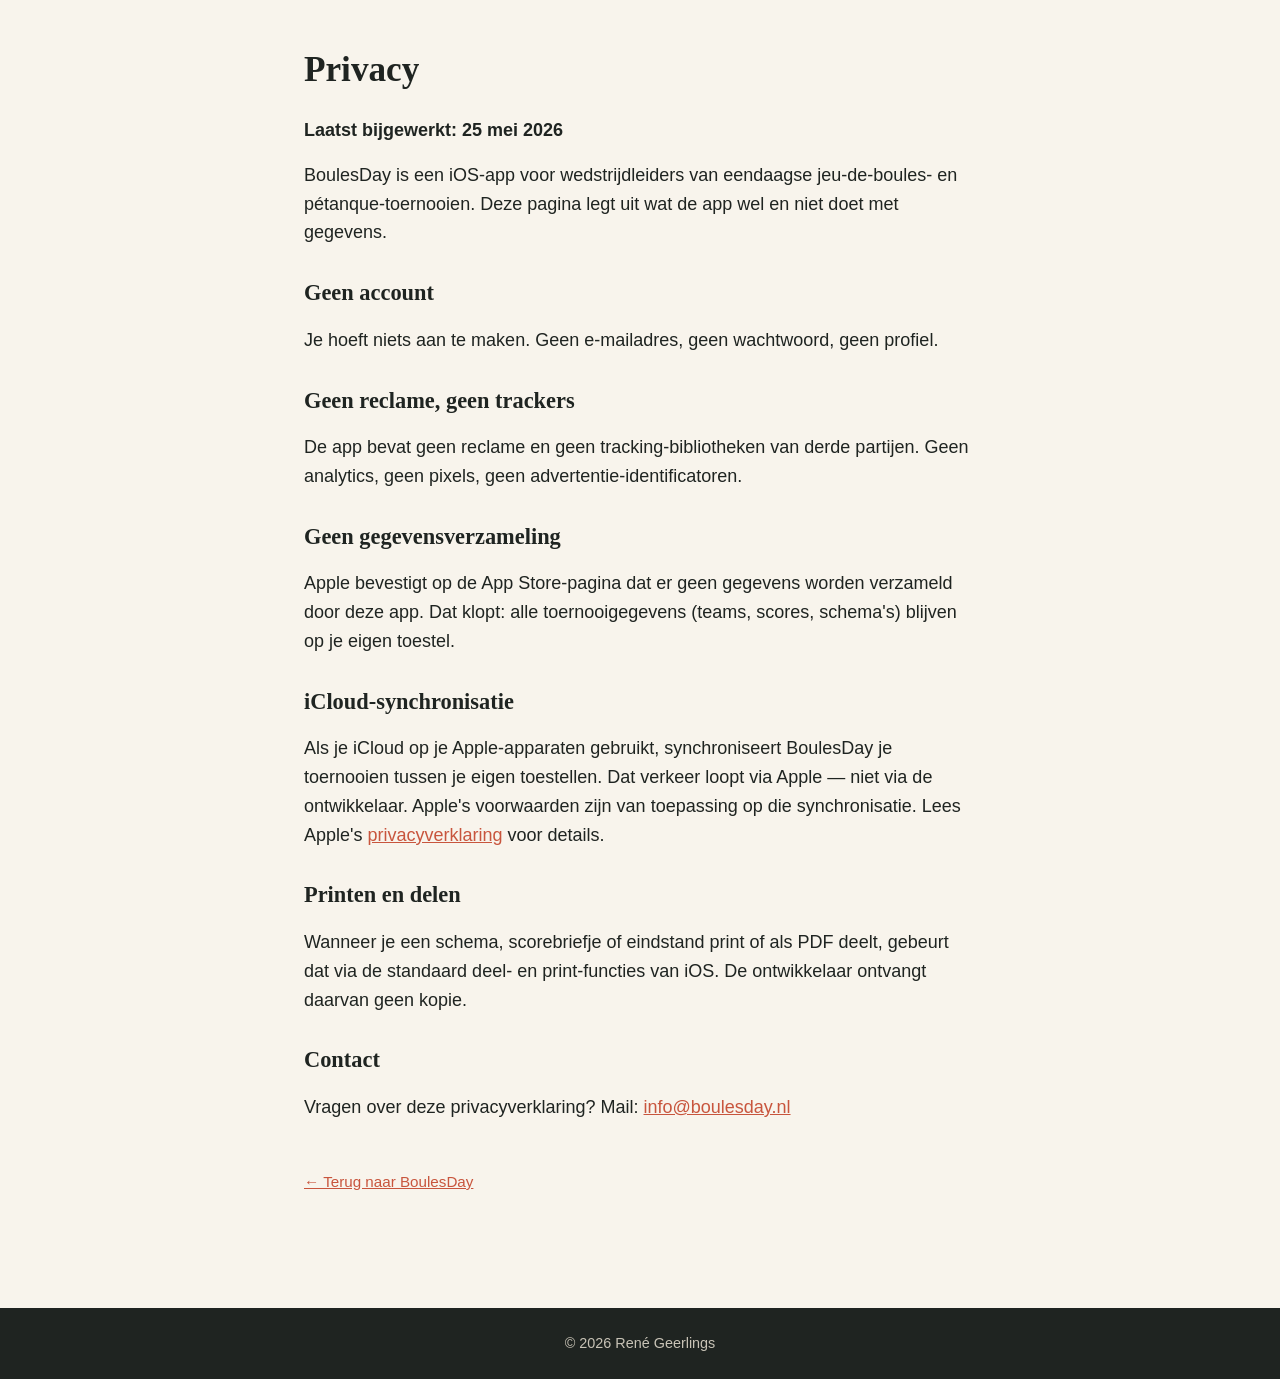
<file: privacy.html>
<!DOCTYPE html>
<html lang="nl">
<head>
  <meta charset="UTF-8">
  <meta name="viewport" content="width=device-width, initial-scale=1.0">
  <meta name="description" content="Privacyverklaring BoulesDay — geen account, geen tracking, geen gegevens verzameld.">
  <title>Privacy — BoulesDay</title>
  <link rel="icon" type="image/svg+xml" href="data:image/svg+xml,%3Csvg xmlns='http://www.w3.org/2000/svg' viewBox='0 0 100 100'%3E%3Ccircle cx='50' cy='50' r='40' fill='%23c8553d'/%3E%3Ccircle cx='50' cy='50' r='8' fill='%23f4ead5'/%3E%3C/svg%3E">
  <style>
    *, *::before, *::after { box-sizing: border-box; }
    body {
      margin: 0;
      font-family: -apple-system, BlinkMacSystemFont, "SF Pro Text", "Segoe UI", Roboto, "Helvetica Neue", Arial, sans-serif;
      font-size: 18px;
      line-height: 1.6;
      color: #1f2421;
      background: #f8f4ec;
      -webkit-font-smoothing: antialiased;
    }
    .wrap { max-width: 720px; margin: 0 auto; padding: 48px 24px; }
    a { color: #c8553d; }
    h1, h2 { font-family: Georgia, "Times New Roman", serif; line-height: 1.25; }
    h1 { font-size: 2.2rem; margin: 0 0 24px; }
    h2 { font-size: 1.4rem; margin-top: 32px; }
    p { margin: 0 0 16px; }
    ul { padding-left: 22px; }
    .back { display: inline-block; margin-top: 32px; font-size: 0.95rem; }
    footer {
      background: #1f2421;
      color: #c8c3b6;
      text-align: center;
      padding: 24px;
      font-size: 0.9rem;
      margin-top: 48px;
    }
    footer a { color: #f4ead5; }
    @media (max-width: 600px) {
      body { font-size: 17px; }
      h1 { font-size: 1.8rem; }
    }
  </style>
</head>
<body>
  <main class="wrap">
    <h1>Privacy</h1>
    <p><strong>Laatst bijgewerkt: 25 mei 2026</strong></p>

    <p>BoulesDay is een iOS-app voor wedstrijdleiders van eendaagse jeu-de-boules- en pétanque-toernooien. Deze pagina legt uit wat de app wel en niet doet met gegevens.</p>

    <h2>Geen account</h2>
    <p>Je hoeft niets aan te maken. Geen e-mailadres, geen wachtwoord, geen profiel.</p>

    <h2>Geen reclame, geen trackers</h2>
    <p>De app bevat geen reclame en geen tracking-bibliotheken van derde partijen. Geen analytics, geen pixels, geen advertentie-identificatoren.</p>

    <h2>Geen gegevensverzameling</h2>
    <p>Apple bevestigt op de App Store-pagina dat er geen gegevens worden verzameld door deze app. Dat klopt: alle toernooigegevens (teams, scores, schema's) blijven op je eigen toestel.</p>

    <h2>iCloud-synchronisatie</h2>
    <p>Als je iCloud op je Apple-apparaten gebruikt, synchroniseert BoulesDay je toernooien tussen je eigen toestellen. Dat verkeer loopt via Apple — niet via de ontwikkelaar. Apple's voorwaarden zijn van toepassing op die synchronisatie. Lees Apple's <a href="https://www.apple.com/legal/privacy/nl/">privacyverklaring</a> voor details.</p>

    <h2>Printen en delen</h2>
    <p>Wanneer je een schema, scorebriefje of eindstand print of als PDF deelt, gebeurt dat via de standaard deel- en print-functies van iOS. De ontwikkelaar ontvangt daarvan geen kopie.</p>

    <h2>Contact</h2>
    <p>Vragen over deze privacyverklaring? Mail: <a href="mailto:info@boulesday.nl">info@boulesday.nl</a></p>

    <p><a class="back" href="/">← Terug naar BoulesDay</a></p>
  </main>
  <footer>
    <div>© 2026 René Geerlings</div>
  </footer>
</body>
</html>
</file>
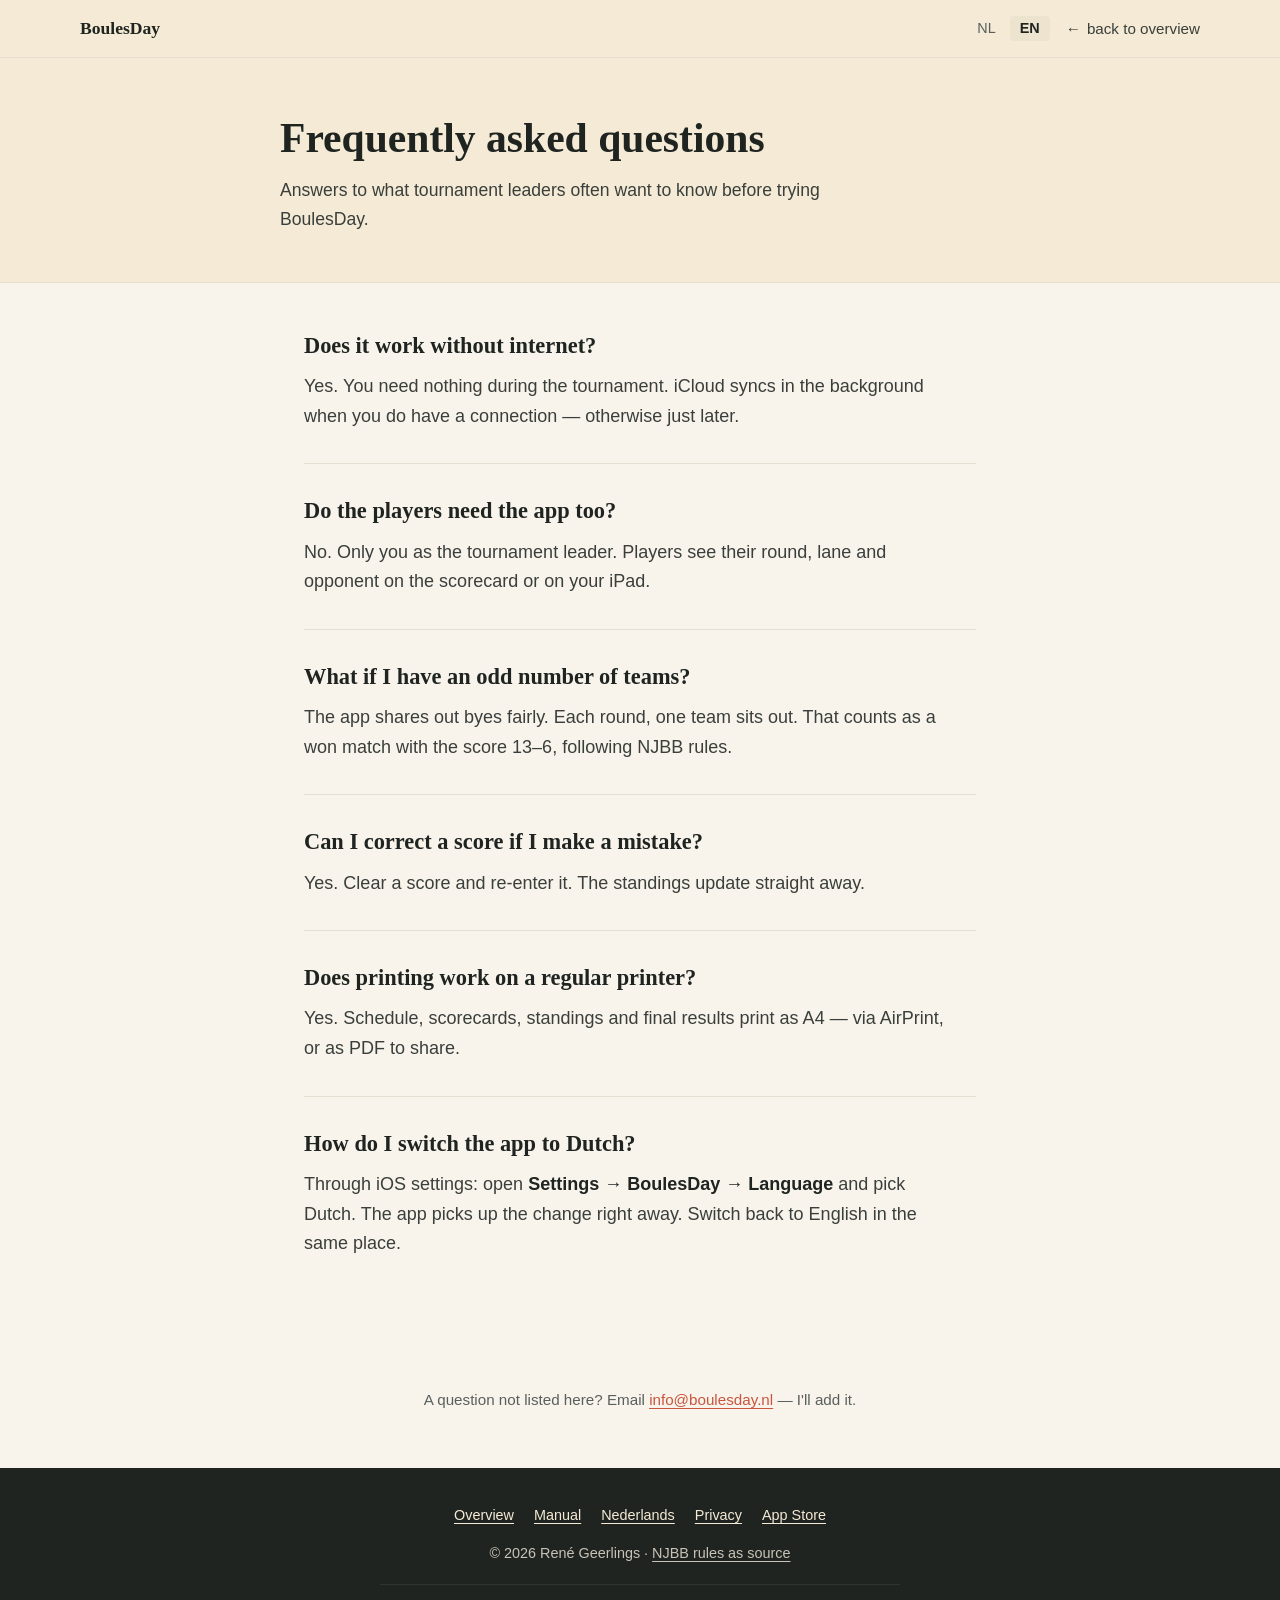
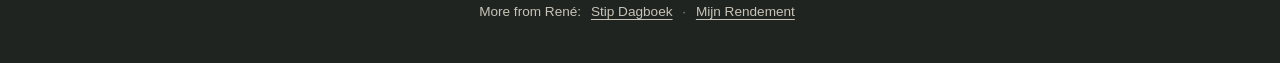
<file: en/faq.html>
<!DOCTYPE html>
<html lang="en">
<head>
  <meta charset="UTF-8">
  <meta name="viewport" content="width=device-width, initial-scale=1.0">
  <meta name="description" content="BoulesDay — frequently asked questions. Answers to what tournament leaders want to know up front.">
  <link rel="alternate" hreflang="nl" href="../faq.html">
  <link rel="alternate" hreflang="en" href="faq.html">
  <link rel="icon" type="image/svg+xml" href="data:image/svg+xml,%3Csvg xmlns='http://www.w3.org/2000/svg' viewBox='0 0 100 100'%3E%3Ccircle cx='50' cy='50' r='40' fill='%23c8553d'/%3E%3Ccircle cx='50' cy='50' r='8' fill='%23f4ead5'/%3E%3C/svg%3E">
  <title>Frequently Asked Questions — BoulesDay</title>
  <style>
    *, *::before, *::after { box-sizing: border-box; }
    html { -webkit-text-size-adjust: 100%; scroll-behavior: smooth; }
    body {
      margin: 0;
      font-family: -apple-system, BlinkMacSystemFont, "SF Pro Text", "Segoe UI", Roboto, "Helvetica Neue", Arial, sans-serif;
      font-size: 18px;
      line-height: 1.65;
      color: #1f2421;
      background: #f8f4ec;
      -webkit-font-smoothing: antialiased;
      -moz-osx-font-smoothing: grayscale;
    }
    a { color: #c8553d; text-decoration: underline; text-underline-offset: 3px; }
    a:hover { color: #a04129; }

    .topnav {
      background: #f4ead5;
      border-bottom: 1px solid #e6dfd1;
      padding: 14px 24px;
    }
    .topnav__inner {
      max-width: 1120px;
      margin: 0 auto;
      display: flex;
      align-items: center;
      justify-content: space-between;
      gap: 16px;
      flex-wrap: wrap;
    }
    .topnav__brand {
      font-family: "Georgia", "Times New Roman", serif;
      font-weight: 600;
      font-size: 1.1rem;
      color: #1f2421;
      text-decoration: none;
    }
    .topnav__brand:hover { color: #c8553d; }
    .topnav__right {
      display: flex;
      align-items: center;
      gap: 16px;
      flex-wrap: wrap;
    }
    .topnav__back {
      font-size: 0.95rem;
      color: #3a3f3b;
      text-decoration: none;
    }
    .topnav__back:hover { color: #c8553d; }
    .topnav__back::before { content: "←"; margin-right: 6px; }
    .lang { display: flex; gap: 4px; font-size: 0.9rem; }
    .lang a {
      color: #5a5f5b;
      text-decoration: none;
      padding: 4px 10px;
      border-radius: 4px;
      line-height: 1.2;
    }
    .lang a:hover { color: #1f2421; }
    .lang a.is-active {
      color: #1f2421;
      font-weight: 600;
      background: #ede4d0;
    }

    .doc-hero {
      background: #f4ead5;
      padding: 56px 24px 48px;
      border-bottom: 1px solid #e6dfd1;
    }
    .doc-hero__inner { max-width: 720px; margin: 0 auto; }
    .doc-hero h1 {
      font-family: "Georgia", "Times New Roman", serif;
      font-weight: 600;
      font-size: 2.6rem;
      line-height: 1.2;
      margin: 0 0 12px;
      color: #1f2421;
    }
    .doc-hero p {
      margin: 0;
      color: #3a3f3b;
      font-size: 1.1rem;
      max-width: 56ch;
    }

    .faq-layout {
      max-width: 720px;
      margin: 0 auto;
      padding: 48px 24px 64px;
    }
    .faq-item { padding: 0 0 32px; }
    .faq-item + .faq-item { padding-top: 32px; border-top: 1px solid #e6dfd1; }
    .faq-item h2 {
      font-family: "Georgia", "Times New Roman", serif;
      font-weight: 600;
      font-size: 1.4rem;
      line-height: 1.3;
      margin: 0 0 12px;
      color: #1f2421;
      scroll-margin-top: 24px;
    }
    .faq-item p {
      margin: 0 0 12px;
      max-width: 64ch;
      color: #3a3f3b;
    }
    .faq-item p:last-child { margin-bottom: 0; }
    .faq-item p strong { color: #1f2421; font-weight: 600; }

    .faq-footer {
      max-width: 720px;
      margin: 0 auto;
      padding: 32px 24px 56px;
      color: #5a5f5b;
      font-size: 0.95rem;
      text-align: center;
    }
    .faq-footer p { margin: 0; max-width: none; }

    footer {
      background: #1f2421;
      color: #c8c3b6;
      text-align: center;
      padding: 36px 24px 40px;
      font-size: 0.9rem;
    }
    footer a { color: #f4ead5; }
    footer .links { margin-bottom: 12px; }
    footer .links a { margin: 0 8px; }
    footer .copyright { margin-top: 14px; }
    footer .copyright a { color: #c8c3b6; }
    footer .more {
      margin: 18px auto 0;
      padding-top: 16px;
      border-top: 1px solid #2f3530;
      max-width: 520px;
      font-size: 0.85rem;
      color: #8f8a7f;
    }
    footer .more a { color: #c8c3b6; margin: 0 6px; }
    footer .more strong { color: #c8c3b6; font-weight: 500; }

    @media (max-width: 600px) {
      body { font-size: 17px; }
      .doc-hero { padding: 40px 24px 32px; }
      .doc-hero h1 { font-size: 2rem; }
      .faq-item h2 { font-size: 1.2rem; }
      .faq-layout { padding: 32px 24px 48px; }
    }
  </style>
</head>
<body>

  <nav class="topnav" aria-label="Main navigation">
    <div class="topnav__inner">
      <a class="topnav__brand" href="index.html">BoulesDay</a>
      <div class="topnav__right">
        <div class="lang" role="group" aria-label="Choose language">
          <a href="../faq.html" lang="nl">NL</a>
          <a href="faq.html" class="is-active" aria-current="page" lang="en">EN</a>
        </div>
        <a class="topnav__back" href="index.html">back to overview</a>
      </div>
    </div>
  </nav>

  <header class="doc-hero">
    <div class="doc-hero__inner">
      <h1>Frequently asked questions</h1>
      <p>Answers to what tournament leaders often want to know before trying BoulesDay.</p>
    </div>
  </header>

  <main class="faq-layout">

    <article class="faq-item" id="without-internet">
      <h2>Does it work without internet?</h2>
      <p>Yes. You need nothing during the tournament. iCloud syncs in the background when you do have a connection — otherwise just later.</p>
    </article>

    <article class="faq-item" id="players-app">
      <h2>Do the players need the app too?</h2>
      <p>No. Only you as the tournament leader. Players see their round, lane and opponent on the scorecard or on your iPad.</p>
    </article>

    <article class="faq-item" id="odd-teams">
      <h2>What if I have an odd number of teams?</h2>
      <p>The app shares out byes fairly. Each round, one team sits out. That counts as a won match with the score 13–6, following NJBB rules.</p>
    </article>

    <article class="faq-item" id="fix-score">
      <h2>Can I correct a score if I make a mistake?</h2>
      <p>Yes. Clear a score and re-enter it. The standings update straight away.</p>
    </article>

    <article class="faq-item" id="printing">
      <h2>Does printing work on a regular printer?</h2>
      <p>Yes. Schedule, scorecards, standings and final results print as A4 — via AirPrint, or as PDF to share.</p>
    </article>

    <article class="faq-item" id="change-language">
      <h2>How do I switch the app to Dutch?</h2>
      <p>Through iOS settings: open <strong>Settings → BoulesDay → Language</strong> and pick Dutch. The app picks up the change right away. Switch back to English in the same place.</p>
    </article>

  </main>

  <div class="faq-footer">
    <p>A question not listed here? Email <a href="mailto:info@boulesday.nl">info@boulesday.nl</a> — I'll add it.</p>
  </div>

  <footer>
    <div class="links">
      <a href="index.html">Overview</a>
      <a href="handleiding.html">Manual</a>
      <a href="../faq.html" lang="nl">Nederlands</a>
      <a href="/privacy.html">Privacy</a>
      <a href="https://apps.apple.com/app/boulesday/id6767690610">App Store</a>
    </div>
    <div class="copyright">© 2026 René Geerlings · <a href="https://nlpetanque.nl">NJBB rules as source</a></div>
    <div class="more">
      <strong>More from René:</strong>
      <a href="https://stipdagboek.nl">Stip Dagboek</a> ·
      <a href="https://apps.apple.com/nl/app/mijn-rendement/id6765697012">Mijn Rendement</a>
    </div>
  </footer>

</body>
</html>
</file>
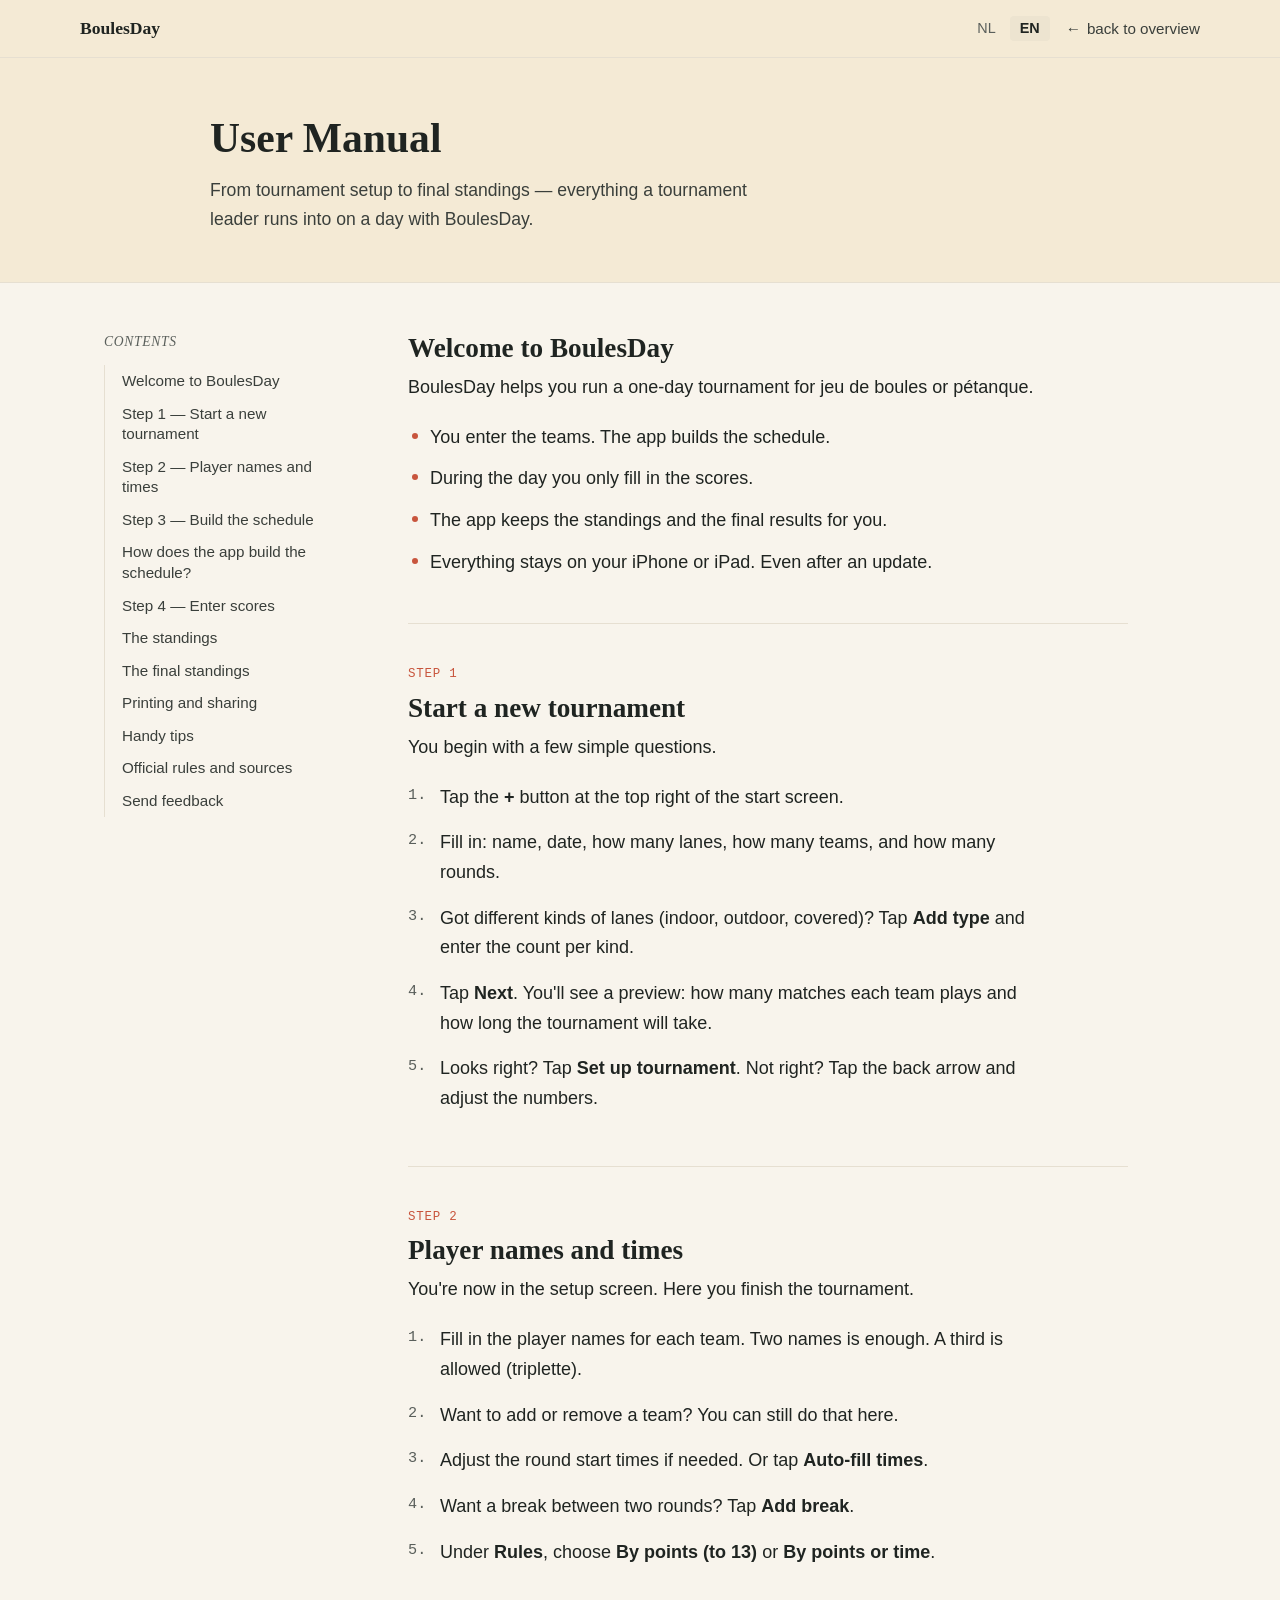
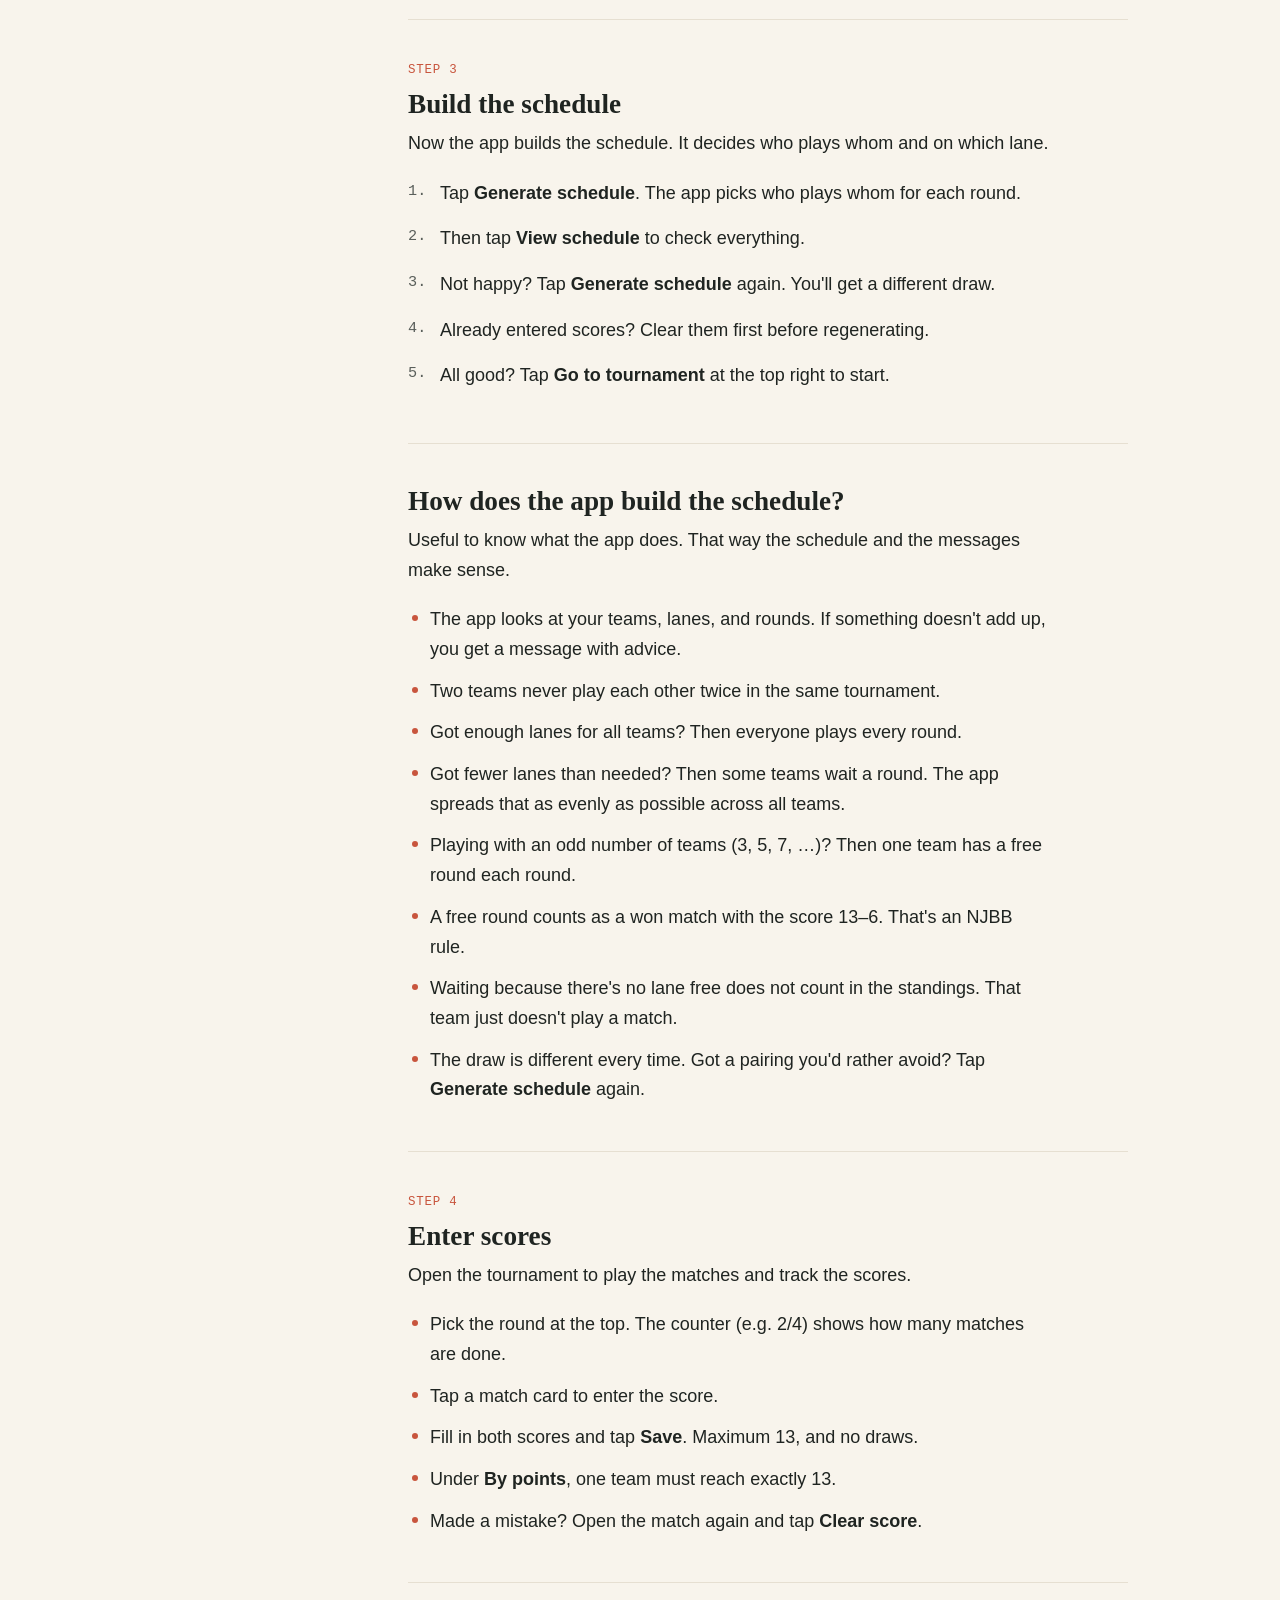
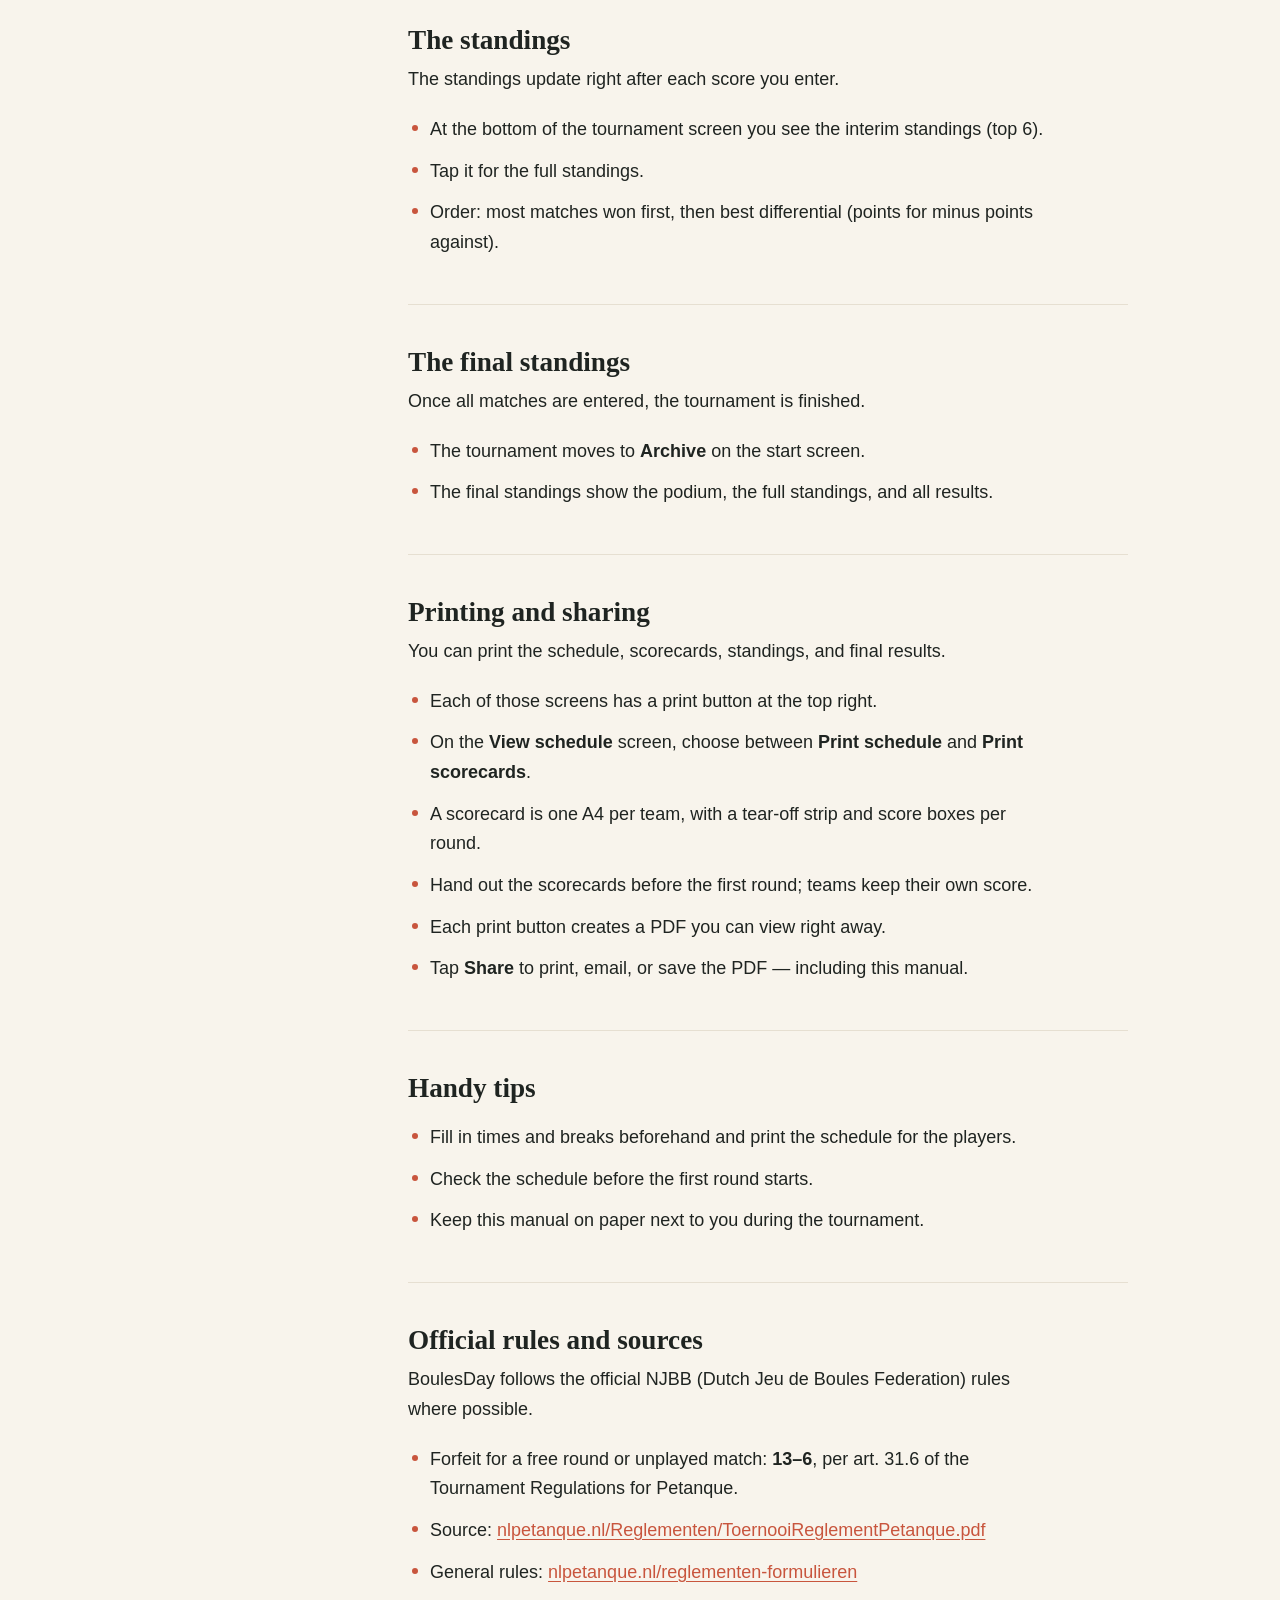
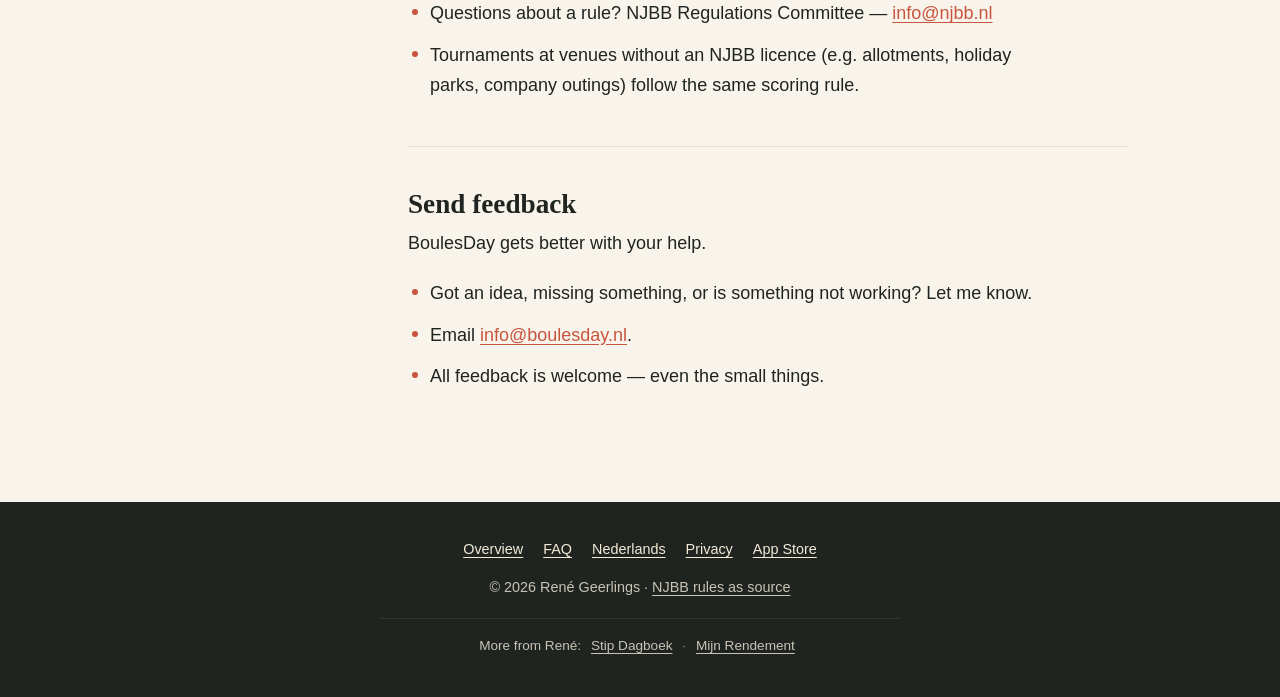
<file: en/handleiding.html>
<!DOCTYPE html>
<html lang="en">
<head>
  <meta charset="UTF-8">
  <meta name="viewport" content="width=device-width, initial-scale=1.0">
  <meta name="description" content="BoulesDay — user manual. From tournament setup to final standings.">
  <link rel="alternate" hreflang="nl" href="../handleiding.html">
  <link rel="alternate" hreflang="en" href="handleiding.html">
  <link rel="icon" type="image/svg+xml" href="data:image/svg+xml,%3Csvg xmlns='http://www.w3.org/2000/svg' viewBox='0 0 100 100'%3E%3Ccircle cx='50' cy='50' r='40' fill='%23c8553d'/%3E%3Ccircle cx='50' cy='50' r='8' fill='%23f4ead5'/%3E%3C/svg%3E">
  <title>User Manual — BoulesDay</title>
  <style>
    *, *::before, *::after { box-sizing: border-box; }
    html { -webkit-text-size-adjust: 100%; scroll-behavior: smooth; }
    body {
      margin: 0;
      font-family: -apple-system, BlinkMacSystemFont, "SF Pro Text", "Segoe UI", Roboto, "Helvetica Neue", Arial, sans-serif;
      font-size: 18px;
      line-height: 1.65;
      color: #1f2421;
      background: #f8f4ec;
      -webkit-font-smoothing: antialiased;
      -moz-osx-font-smoothing: grayscale;
    }
    a { color: #c8553d; text-decoration: underline; text-underline-offset: 3px; }
    a:hover { color: #a04129; }

    .topnav { background: #f4ead5; border-bottom: 1px solid #e6dfd1; padding: 14px 24px; }
    .topnav__inner {
      max-width: 1120px; margin: 0 auto;
      display: flex; align-items: center; justify-content: space-between;
      gap: 16px; flex-wrap: wrap;
    }
    .topnav__brand {
      font-family: "Georgia", "Times New Roman", serif;
      font-weight: 600; font-size: 1.1rem;
      color: #1f2421; text-decoration: none;
    }
    .topnav__brand:hover { color: #c8553d; }
    .topnav__right { display: flex; align-items: center; gap: 16px; flex-wrap: wrap; }
    .topnav__back { font-size: 0.95rem; color: #3a3f3b; text-decoration: none; }
    .topnav__back:hover { color: #c8553d; }
    .topnav__back::before { content: "←"; margin-right: 6px; }
    .lang { display: flex; gap: 4px; font-size: 0.9rem; }
    .lang a {
      color: #5a5f5b; text-decoration: none;
      padding: 4px 10px; border-radius: 4px; line-height: 1.2;
    }
    .lang a:hover { color: #1f2421; }
    .lang a.is-active { color: #1f2421; font-weight: 600; background: #ede4d0; }

    .doc-hero {
      background: #f4ead5; padding: 56px 24px 48px;
      border-bottom: 1px solid #e6dfd1;
    }
    .doc-hero__inner { max-width: 860px; margin: 0 auto; }
    .doc-hero h1 {
      font-family: "Georgia", "Times New Roman", serif;
      font-weight: 600; font-size: 2.6rem; line-height: 1.2;
      margin: 0 0 12px; color: #1f2421;
    }
    .doc-hero p { margin: 0; color: #3a3f3b; font-size: 1.1rem; max-width: 56ch; }

    .doc-layout {
      max-width: 1120px; margin: 0 auto;
      padding: 48px 24px 64px;
      display: grid; grid-template-columns: 240px 1fr;
      gap: 64px; align-items: start;
    }

    .toc { position: sticky; top: 24px; font-size: 0.95rem; }
    .toc__label {
      font-family: "Georgia", "Times New Roman", serif;
      font-size: 0.85rem; letter-spacing: 0.05em;
      text-transform: uppercase; color: #5a5f5b;
      margin: 0 0 12px; font-style: italic; font-weight: 400;
    }
    .toc ol {
      list-style: none; padding: 0; margin: 0;
      counter-reset: toc; border-left: 1px solid #e6dfd1;
    }
    .toc li { counter-increment: toc; margin: 0; }
    .toc a {
      display: block; padding: 6px 0 6px 16px;
      color: #3a3f3b; text-decoration: none;
      border-left: 2px solid transparent; margin-left: -1px;
      line-height: 1.35;
    }
    .toc a:hover { color: #1f2421; border-left-color: #c8553d; }
    .toc a.is-active { color: #1f2421; border-left-color: #c8553d; font-weight: 600; }

    .doc-content { max-width: 720px; min-width: 0; }
    .doc-content section { padding: 0 0 40px; }
    .doc-content section + section { padding-top: 40px; border-top: 1px solid #e6dfd1; }
    .doc-content h2 {
      font-family: "Georgia", "Times New Roman", serif;
      font-weight: 600; font-size: 1.7rem; line-height: 1.25;
      margin: 0 0 8px; color: #1f2421; scroll-margin-top: 24px;
    }
    .doc-content .eyebrow {
      font-family: ui-monospace, SFMono-Regular, "SF Mono", Menlo, Consolas, monospace;
      font-size: 0.78rem; letter-spacing: 0.06em;
      text-transform: uppercase; color: #c8553d; margin: 0 0 6px;
    }
    .doc-content p { margin: 0 0 14px; max-width: 64ch; }
    .doc-content p:last-child { margin-bottom: 0; }
    .doc-content ul { list-style: none; padding: 0; margin: 12px 0 0; }
    .doc-content ul li {
      position: relative;
      padding: 6px 0 6px 22px;
      max-width: 64ch;
    }
    .doc-content ul li::before {
      content: ""; position: absolute;
      left: 4px; top: 16px;
      width: 6px; height: 6px;
      border-radius: 50%; background: #c8553d;
    }
    .doc-content ol.steps {
      list-style: none; padding: 0; margin: 16px 0 0;
      counter-reset: substep;
    }
    .doc-content ol.steps li {
      counter-increment: substep; position: relative;
      padding: 4px 0 12px 32px; max-width: 64ch;
    }
    .doc-content ol.steps li::before {
      content: counter(substep) "."; position: absolute;
      left: 0; top: 4px;
      font-family: ui-monospace, SFMono-Regular, "SF Mono", Menlo, Consolas, monospace;
      font-size: 0.95rem; color: #5a5f5b; width: 24px;
    }
    .ui { font-weight: 600; color: #1f2421; }
    .doc-content .note {
      margin: 20px 0 0; padding: 14px 18px;
      background: #ede4d0; border-left: 3px solid #c8553d;
      font-size: 0.95rem; color: #3a3f3b; max-width: 64ch;
    }

    footer {
      background: #1f2421; color: #c8c3b6; text-align: center;
      padding: 36px 24px 40px; font-size: 0.9rem;
    }
    footer a { color: #f4ead5; }
    footer .links { margin-bottom: 12px; }
    footer .links a { margin: 0 8px; }
    footer .copyright { margin-top: 14px; }
    footer .copyright a { color: #c8c3b6; }
    footer .more {
      margin: 18px auto 0; padding-top: 16px;
      border-top: 1px solid #2f3530;
      max-width: 520px; font-size: 0.85rem; color: #8f8a7f;
    }
    footer .more a { color: #c8c3b6; margin: 0 6px; }
    footer .more strong { color: #c8c3b6; font-weight: 500; }

    @media (max-width: 820px) {
      .doc-layout { grid-template-columns: 1fr; gap: 32px; padding: 32px 24px 56px; }
      .toc { position: static; }
      .toc ol { display: grid; grid-template-columns: 1fr 1fr; gap: 0; }
      .doc-hero { padding: 40px 24px 32px; }
      .doc-hero h1 { font-size: 2rem; }
    }
    @media (max-width: 500px) {
      body { font-size: 17px; }
      .toc ol { grid-template-columns: 1fr; }
      .doc-content h2 { font-size: 1.4rem; }
    }
  </style>
</head>
<body>

  <nav class="topnav" aria-label="Main navigation">
    <div class="topnav__inner">
      <a class="topnav__brand" href="index.html">BoulesDay</a>
      <div class="topnav__right">
        <div class="lang" role="group" aria-label="Choose language">
          <a href="../handleiding.html" lang="nl">NL</a>
          <a href="handleiding.html" class="is-active" aria-current="page" lang="en">EN</a>
        </div>
        <a class="topnav__back" href="index.html">back to overview</a>
      </div>
    </div>
  </nav>

  <header class="doc-hero">
    <div class="doc-hero__inner">
      <h1>User Manual</h1>
      <p>From tournament setup to final standings — everything a tournament leader runs into on a day with BoulesDay.</p>
    </div>
  </header>

  <div class="doc-layout">

    <aside class="toc" aria-label="Contents">
      <p class="toc__label">Contents</p>
      <ol>
        <li><a href="#welcome">Welcome to BoulesDay</a></li>
        <li><a href="#new">Step 1 — Start a new tournament</a></li>
        <li><a href="#names">Step 2 — Player names and times</a></li>
        <li><a href="#schedule">Step 3 — Build the schedule</a></li>
        <li><a href="#how-schedule">How does the app build the schedule?</a></li>
        <li><a href="#scores">Step 4 — Enter scores</a></li>
        <li><a href="#standings">The standings</a></li>
        <li><a href="#final">The final standings</a></li>
        <li><a href="#printing">Printing and sharing</a></li>
        <li><a href="#tips">Handy tips</a></li>
        <li><a href="#rules">Official rules and sources</a></li>
        <li><a href="#feedback">Send feedback</a></li>
      </ol>
    </aside>

    <main class="doc-content">

      <section id="welcome">
        <h2>Welcome to BoulesDay</h2>
        <p>BoulesDay helps you run a one-day tournament for jeu de boules or pétanque.</p>
        <ul>
          <li>You enter the teams. The app builds the schedule.</li>
          <li>During the day you only fill in the scores.</li>
          <li>The app keeps the standings and the final results for you.</li>
          <li>Everything stays on your iPhone or iPad. Even after an update.</li>
        </ul>
      </section>

      <section id="new">
        <p class="eyebrow">Step 1</p>
        <h2>Start a new tournament</h2>
        <p>You begin with a few simple questions.</p>
        <ol class="steps">
          <li>Tap the <span class="ui">+</span> button at the top right of the start screen.</li>
          <li>Fill in: name, date, how many lanes, how many teams, and how many rounds.</li>
          <li>Got different kinds of lanes (indoor, outdoor, covered)? Tap <span class="ui">Add type</span> and enter the count per kind.</li>
          <li>Tap <span class="ui">Next</span>. You'll see a preview: how many matches each team plays and how long the tournament will take.</li>
          <li>Looks right? Tap <span class="ui">Set up tournament</span>. Not right? Tap the back arrow and adjust the numbers.</li>
        </ol>
      </section>

      <section id="names">
        <p class="eyebrow">Step 2</p>
        <h2>Player names and times</h2>
        <p>You're now in the setup screen. Here you finish the tournament.</p>
        <ol class="steps">
          <li>Fill in the player names for each team. Two names is enough. A third is allowed (triplette).</li>
          <li>Want to add or remove a team? You can still do that here.</li>
          <li>Adjust the round start times if needed. Or tap <span class="ui">Auto-fill times</span>.</li>
          <li>Want a break between two rounds? Tap <span class="ui">Add break</span>.</li>
          <li>Under <span class="ui">Rules</span>, choose <span class="ui">By points (to 13)</span> or <span class="ui">By points or time</span>.</li>
        </ol>
      </section>

      <section id="schedule">
        <p class="eyebrow">Step 3</p>
        <h2>Build the schedule</h2>
        <p>Now the app builds the schedule. It decides who plays whom and on which lane.</p>
        <ol class="steps">
          <li>Tap <span class="ui">Generate schedule</span>. The app picks who plays whom for each round.</li>
          <li>Then tap <span class="ui">View schedule</span> to check everything.</li>
          <li>Not happy? Tap <span class="ui">Generate schedule</span> again. You'll get a different draw.</li>
          <li>Already entered scores? Clear them first before regenerating.</li>
          <li>All good? Tap <span class="ui">Go to tournament</span> at the top right to start.</li>
        </ol>
      </section>

      <section id="how-schedule">
        <h2>How does the app build the schedule?</h2>
        <p>Useful to know what the app does. That way the schedule and the messages make sense.</p>
        <ul>
          <li>The app looks at your teams, lanes, and rounds. If something doesn't add up, you get a message with advice.</li>
          <li>Two teams never play each other twice in the same tournament.</li>
          <li>Got enough lanes for all teams? Then everyone plays every round.</li>
          <li>Got fewer lanes than needed? Then some teams wait a round. The app spreads that as evenly as possible across all teams.</li>
          <li>Playing with an odd number of teams (3, 5, 7, …)? Then one team has a free round each round.</li>
          <li>A free round counts as a won match with the score 13–6. That's an NJBB rule.</li>
          <li>Waiting because there's no lane free does not count in the standings. That team just doesn't play a match.</li>
          <li>The draw is different every time. Got a pairing you'd rather avoid? Tap <span class="ui">Generate schedule</span> again.</li>
        </ul>
      </section>

      <section id="scores">
        <p class="eyebrow">Step 4</p>
        <h2>Enter scores</h2>
        <p>Open the tournament to play the matches and track the scores.</p>
        <ul>
          <li>Pick the round at the top. The counter (e.g. 2/4) shows how many matches are done.</li>
          <li>Tap a match card to enter the score.</li>
          <li>Fill in both scores and tap <span class="ui">Save</span>. Maximum 13, and no draws.</li>
          <li>Under <span class="ui">By points</span>, one team must reach exactly 13.</li>
          <li>Made a mistake? Open the match again and tap <span class="ui">Clear score</span>.</li>
        </ul>
      </section>

      <section id="standings">
        <h2>The standings</h2>
        <p>The standings update right after each score you enter.</p>
        <ul>
          <li>At the bottom of the tournament screen you see the interim standings (top 6).</li>
          <li>Tap it for the full standings.</li>
          <li>Order: most matches won first, then best differential (points for minus points against).</li>
        </ul>
      </section>

      <section id="final">
        <h2>The final standings</h2>
        <p>Once all matches are entered, the tournament is finished.</p>
        <ul>
          <li>The tournament moves to <span class="ui">Archive</span> on the start screen.</li>
          <li>The final standings show the podium, the full standings, and all results.</li>
        </ul>
      </section>

      <section id="printing">
        <h2>Printing and sharing</h2>
        <p>You can print the schedule, scorecards, standings, and final results.</p>
        <ul>
          <li>Each of those screens has a print button at the top right.</li>
          <li>On the <span class="ui">View schedule</span> screen, choose between <span class="ui">Print schedule</span> and <span class="ui">Print scorecards</span>.</li>
          <li>A scorecard is one A4 per team, with a tear-off strip and score boxes per round.</li>
          <li>Hand out the scorecards before the first round; teams keep their own score.</li>
          <li>Each print button creates a PDF you can view right away.</li>
          <li>Tap <span class="ui">Share</span> to print, email, or save the PDF — including this manual.</li>
        </ul>
      </section>

      <section id="tips">
        <h2>Handy tips</h2>
        <ul>
          <li>Fill in times and breaks beforehand and print the schedule for the players.</li>
          <li>Check the schedule before the first round starts.</li>
          <li>Keep this manual on paper next to you during the tournament.</li>
        </ul>
      </section>

      <section id="rules">
        <h2>Official rules and sources</h2>
        <p>BoulesDay follows the official NJBB (Dutch Jeu de Boules Federation) rules where possible.</p>
        <ul>
          <li>Forfeit for a free round or unplayed match: <strong>13–6</strong>, per art. 31.6 of the Tournament Regulations for Petanque.</li>
          <li>Source: <a href="https://nlpetanque.nl/Reglementen/ToernooiReglementPetanque.pdf">nlpetanque.nl/Reglementen/ToernooiReglementPetanque.pdf</a></li>
          <li>General rules: <a href="https://nlpetanque.nl/reglementen-formulieren">nlpetanque.nl/reglementen-formulieren</a></li>
          <li>Questions about a rule? NJBB Regulations Committee — <a href="mailto:info@njbb.nl">info@njbb.nl</a></li>
          <li>Tournaments at venues without an NJBB licence (e.g. allotments, holiday parks, company outings) follow the same scoring rule.</li>
        </ul>
      </section>

      <section id="feedback">
        <h2>Send feedback</h2>
        <p>BoulesDay gets better with your help.</p>
        <ul>
          <li>Got an idea, missing something, or is something not working? Let me know.</li>
          <li>Email <a href="mailto:info@boulesday.nl">info@boulesday.nl</a>.</li>
          <li>All feedback is welcome — even the small things.</li>
        </ul>
      </section>

    </main>
  </div>

  <footer>
    <div class="links">
      <a href="index.html">Overview</a>
      <a href="faq.html">FAQ</a>
      <a href="../handleiding.html" lang="nl">Nederlands</a>
      <a href="/privacy.html">Privacy</a>
      <a href="https://apps.apple.com/app/boulesday/id6767690610">App Store</a>
    </div>
    <div class="copyright">© 2026 René Geerlings · <a href="https://nlpetanque.nl">NJBB rules as source</a></div>
    <div class="more">
      <strong>More from René:</strong>
      <a href="https://stipdagboek.nl">Stip Dagboek</a> ·
      <a href="https://apps.apple.com/nl/app/mijn-rendement/id6765697012">Mijn Rendement</a>
    </div>
  </footer>

  <script>
    (function () {
      const links = Array.from(document.querySelectorAll('.toc a'));
      const targets = links.map(a => document.querySelector(a.getAttribute('href'))).filter(Boolean);
      if (!('IntersectionObserver' in window) || !targets.length) return;
      const byId = new Map(links.map(a => [a.getAttribute('href').slice(1), a]));
      const seen = new Set();
      const obs = new IntersectionObserver((entries) => {
        entries.forEach(e => { if (e.isIntersecting) seen.add(e.target.id); else seen.delete(e.target.id); });
        links.forEach(a => a.classList.remove('is-active'));
        for (const t of targets) {
          if (seen.has(t.id)) { const a = byId.get(t.id); if (a) a.classList.add('is-active'); break; }
        }
      }, { rootMargin: '-20% 0px -65% 0px', threshold: 0 });
      targets.forEach(t => obs.observe(t));
    })();
  </script>

</body>
</html>
</file>
